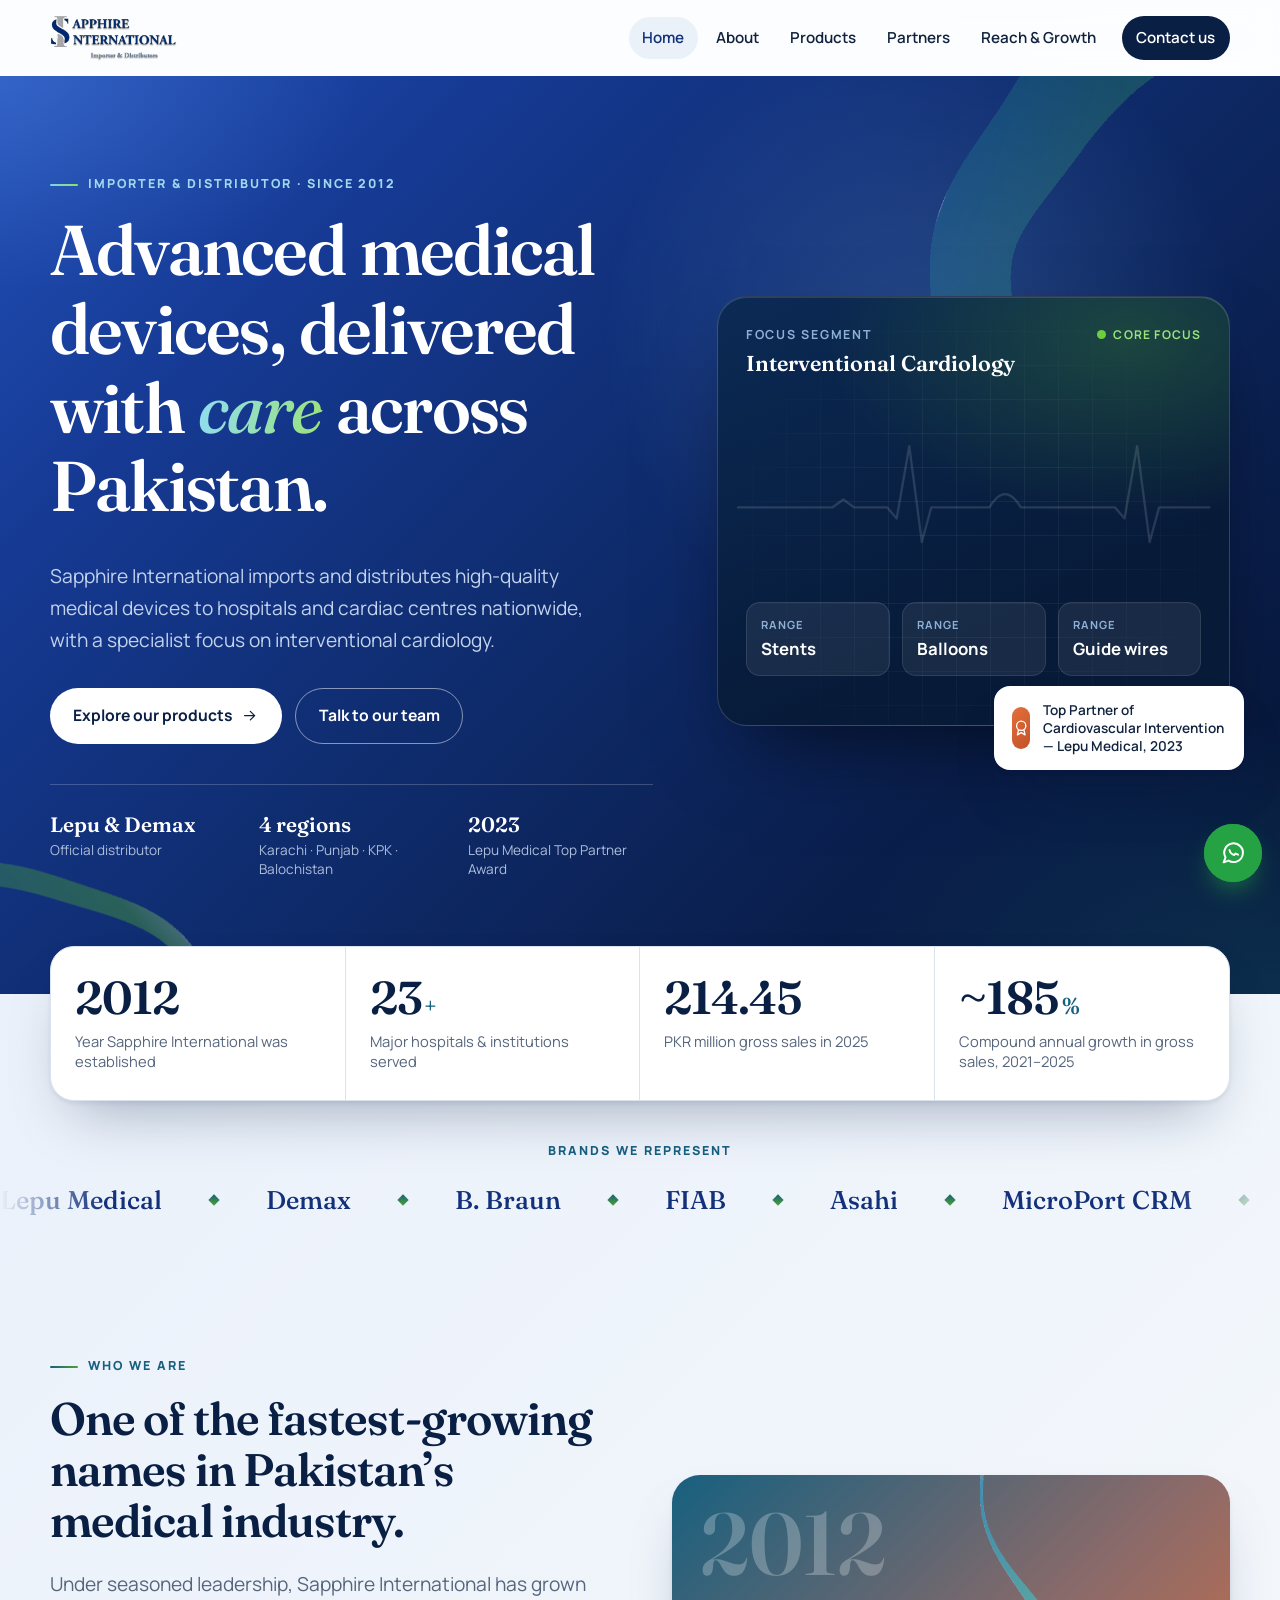
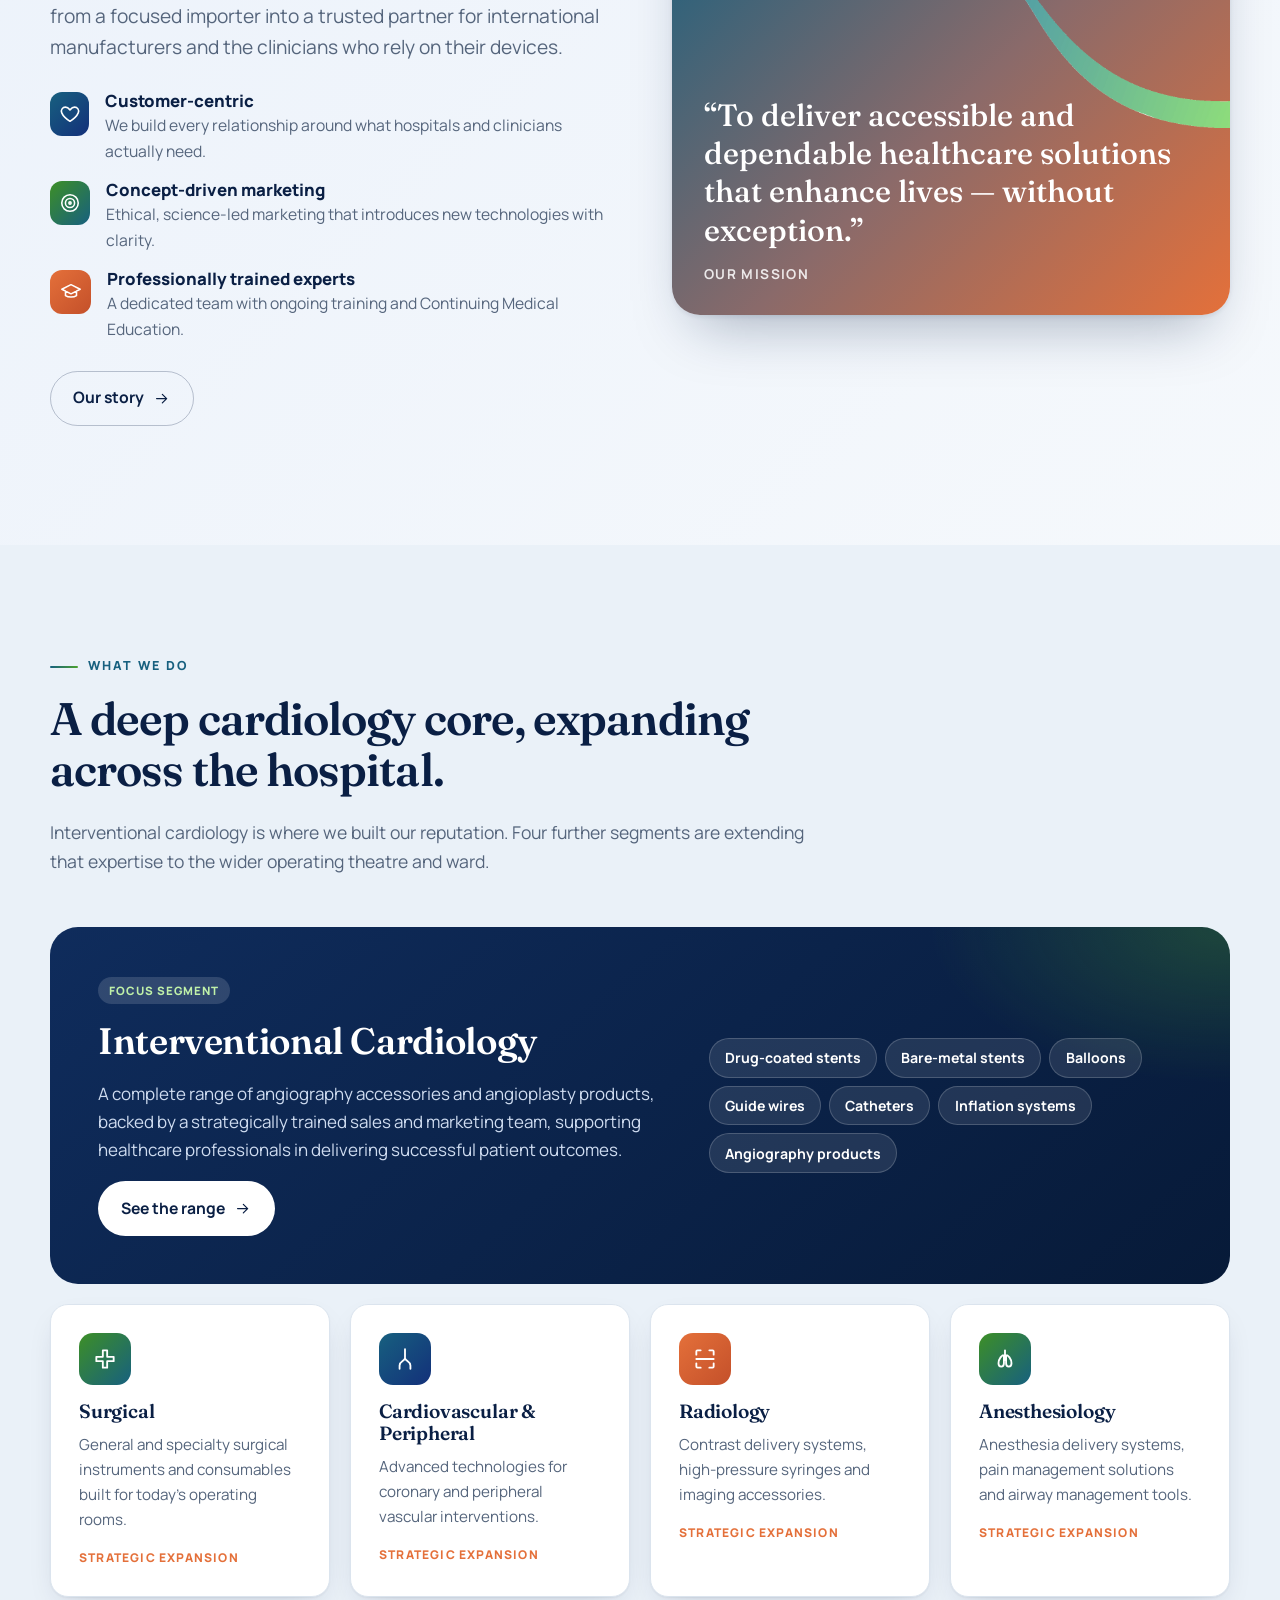
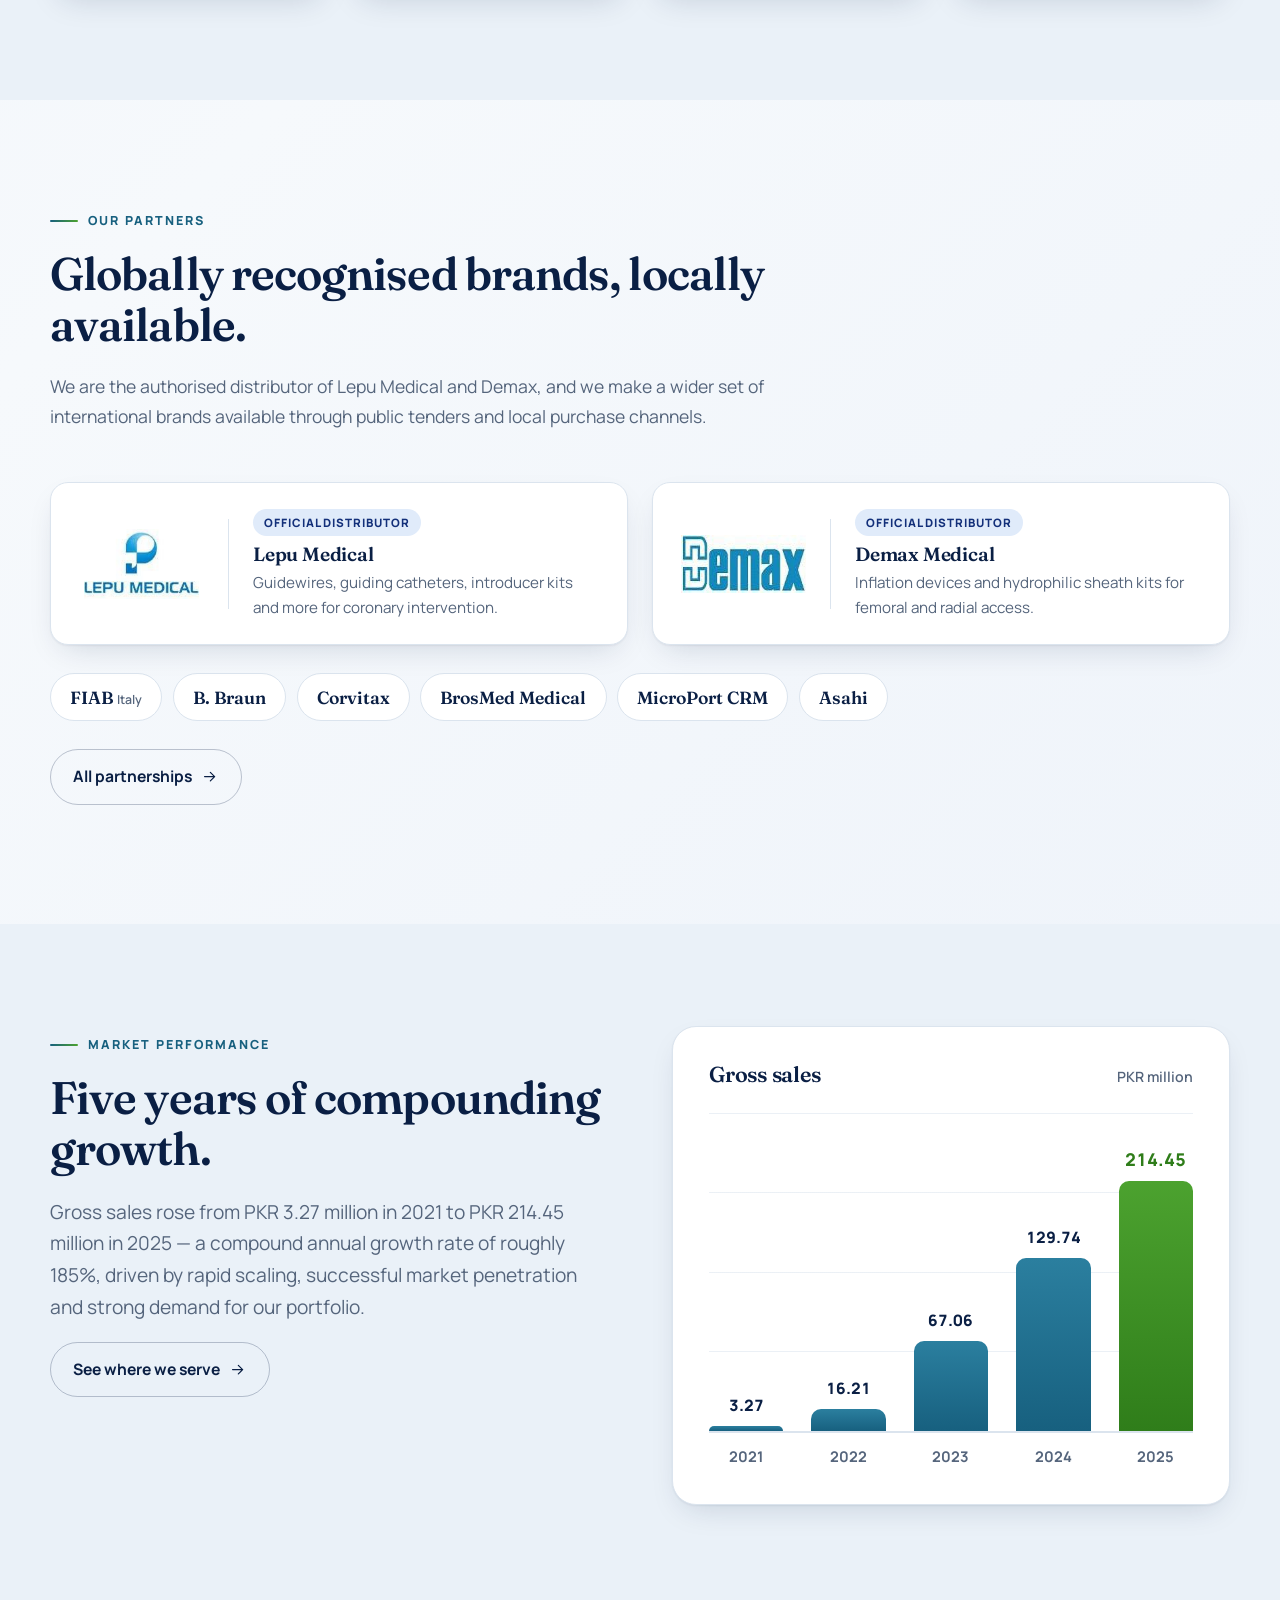
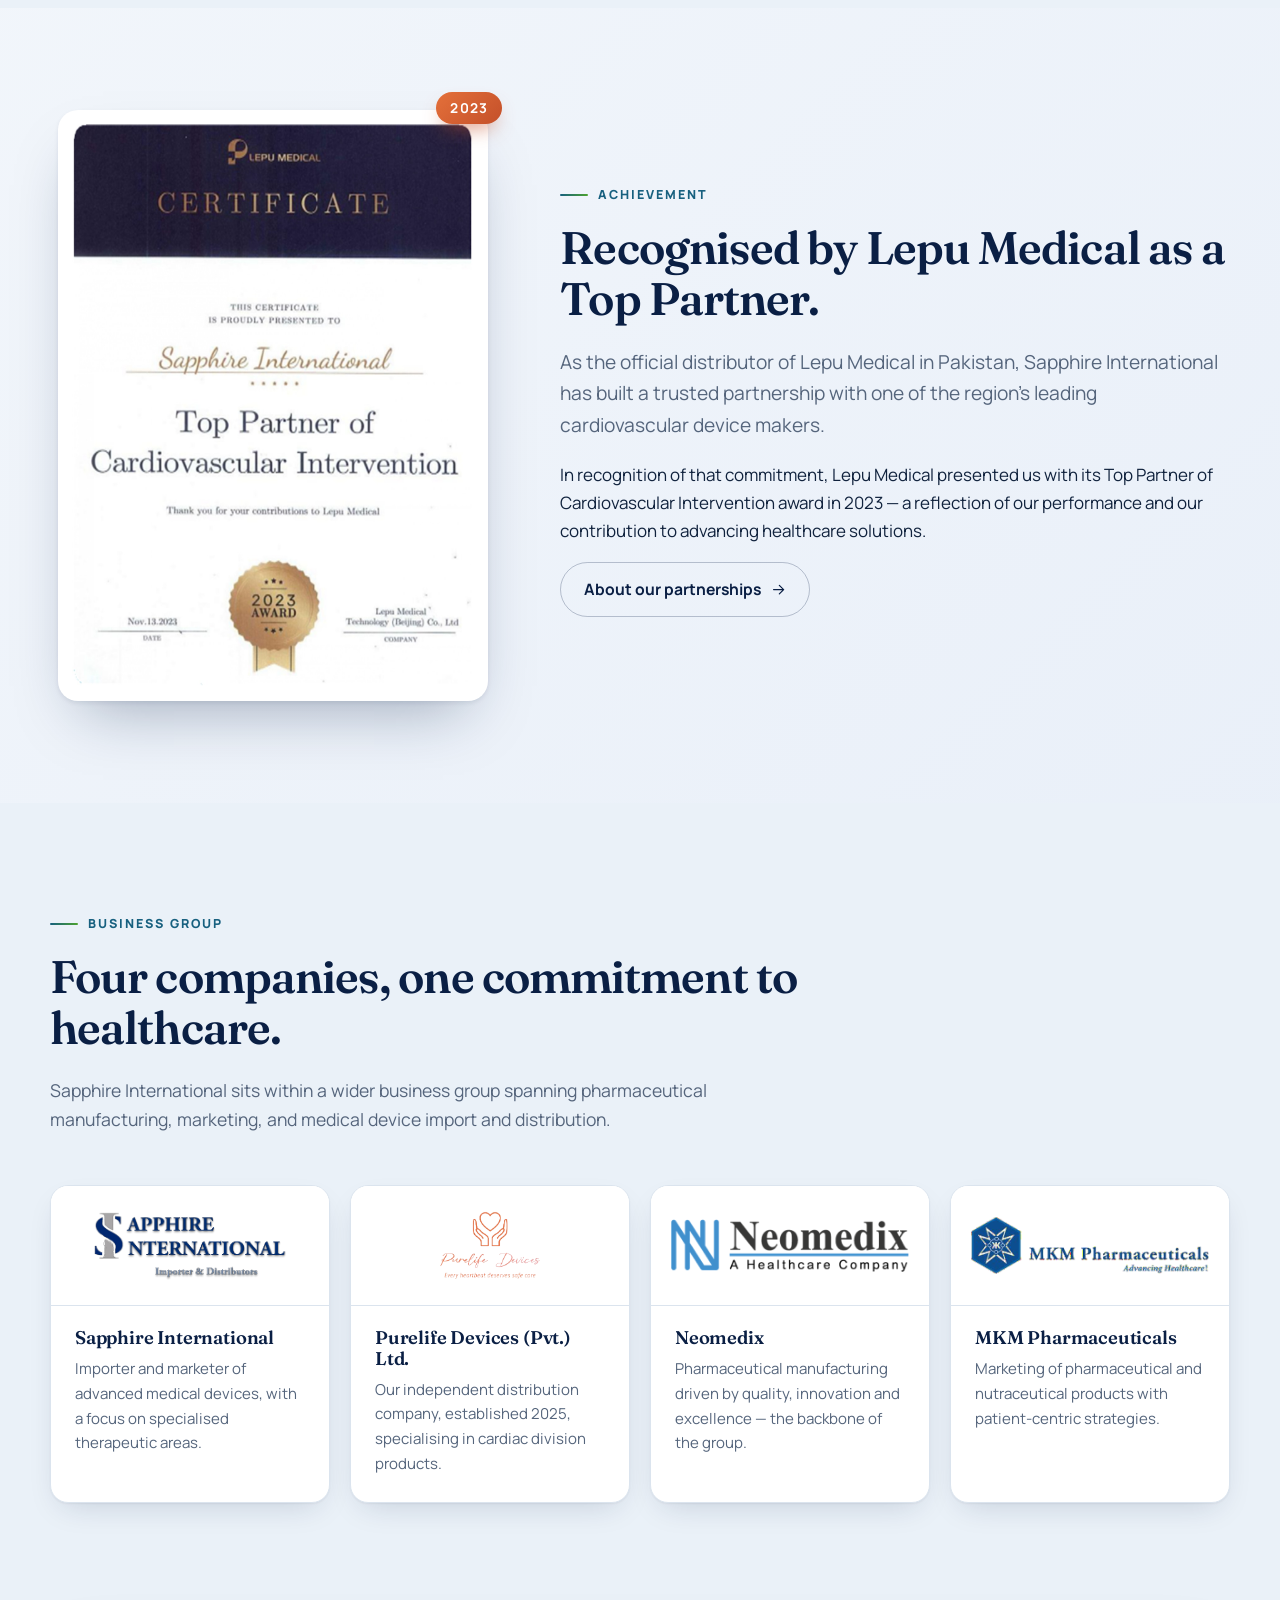
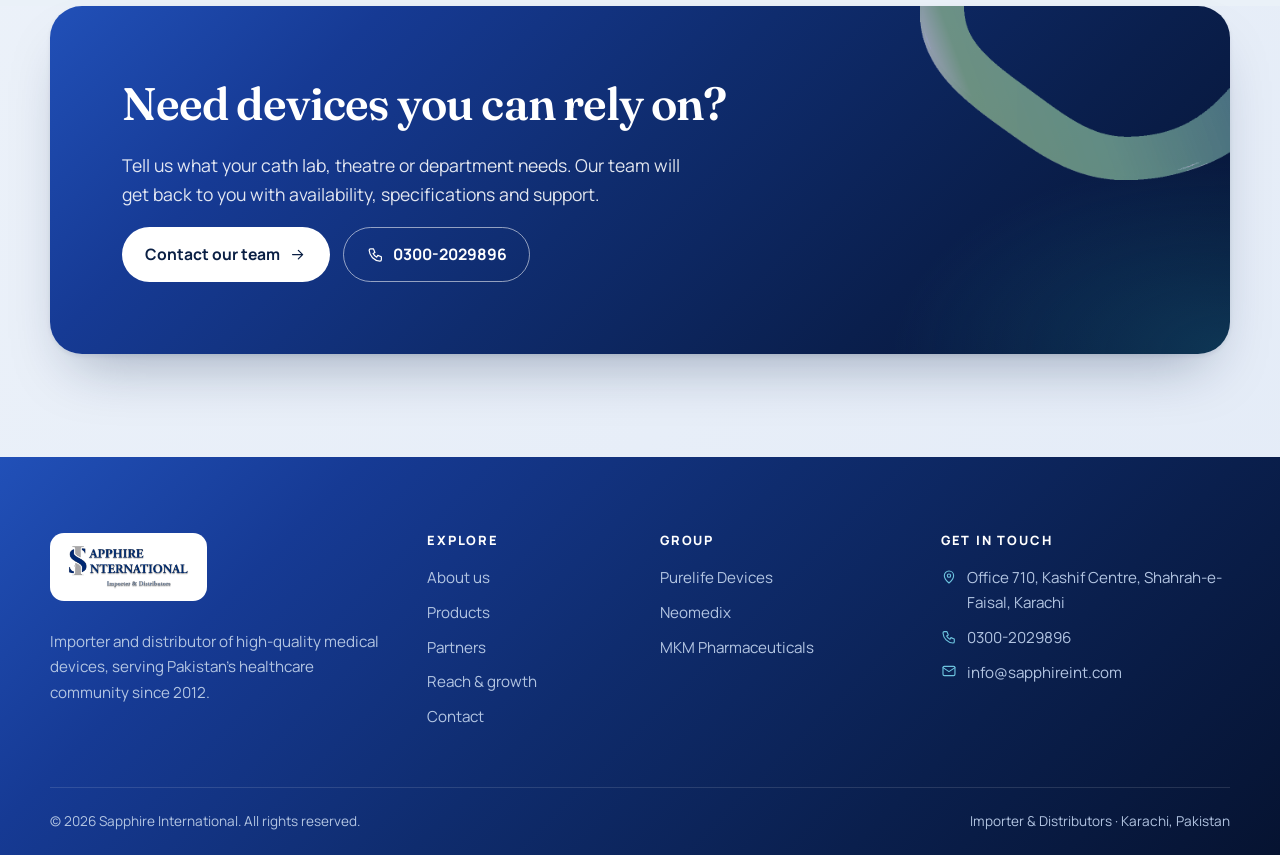
<file: index.html>
<!doctype html>
<html lang="en">
<head>
<meta charset="utf-8">
<meta name="viewport" content="width=device-width, initial-scale=1">
<title>Sapphire International — Medical Device Importer & Distributor, Pakistan</title>
<meta name="description" content="Sapphire International imports and distributes high-quality medical devices across Pakistan, with a specialist focus on interventional cardiology. Official distributor of Lepu Medical and Demax.">
<meta property="og:title" content="Sapphire International — Importer & Distributor of Medical Devices">
<meta property="og:description" content="Advanced cardiac and surgical medical devices for hospitals across Pakistan, since 2012.">
<meta property="og:type" content="website">
<meta name="theme-color" content="#0a1f44">
<link rel="icon" href="assets/img/favicon.svg" type="image/svg+xml">
<link rel="preconnect" href="https://fonts.googleapis.com">
<link rel="preconnect" href="https://fonts.gstatic.com" crossorigin>
<link href="https://fonts.googleapis.com/css2?family=Fraunces:ital,opsz,wght@0,9..144,500;0,9..144,600;1,9..144,500&family=Manrope:wght@500;600;700;800&display=swap" rel="stylesheet">
<link rel="stylesheet" href="assets/css/styles.css">
<script>document.documentElement.classList.add('js');</script>
</head>
<body>
<a class="skip" href="#main">Skip to content</a>

<header class="site-header">
  <div class="container nav">
    <a class="brand" href="index.html" aria-label="Sapphire International — home"><img src="assets/img/logo-sapphire.png" alt="Sapphire International — Importer & Distributors" width="423" height="153"></a>
    <button class="nav-toggle" type="button" aria-expanded="false" aria-controls="nav-links" aria-label="Toggle menu"><svg class="ic i-menu"><use href="#i-menu"/></svg><svg class="ic i-close"><use href="#i-close"/></svg></button>
    <nav class="nav-links" id="nav-links" aria-label="Primary">
      <a href="index.html" aria-current="page">Home</a>
      <a href="about.html">About</a>
      <a href="products.html">Products</a>
      <a href="partners.html">Partners</a>
      <a href="reach.html">Reach &amp; Growth</a>
      <a href="contact.html" class="btn">Contact us</a>
    </nav>
  </div>
</header>

<main id="main">

<!-- HERO -->
<section class="hero">
  <img class="ring ring--a" src="assets/img/ring-a.png" alt="" aria-hidden="true">
  <img class="ring ring--b" src="assets/img/ring-thin-b.png" alt="" aria-hidden="true">
  <div class="container hero-grid">
    <div>
      <span class="eyebrow">Importer &amp; Distributor · Since 2012</span>
      <h1>Advanced medical devices, delivered with <em>care</em> across Pakistan.</h1>
      <p class="lead">Sapphire International imports and distributes high-quality medical devices to hospitals and cardiac centres nationwide, with a specialist focus on interventional cardiology.</p>
      <div class="cta-row">
        <a class="btn" href="products.html">Explore our products <svg class="ic"><use href="#i-arrow-right"/></svg></a>
        <a class="btn btn--ghost" href="contact.html">Talk to our team</a>
      </div>
      <div class="hero-proof">
        <div><strong>Lepu &amp; Demax</strong>Official distributor</div>
        <div><strong>4 regions</strong>Karachi · Punjab · KPK · Balochistan</div>
        <div><strong>2023</strong>Lepu Medical Top Partner Award</div>
      </div>
    </div>

    <div class="hero-visual reveal">
      <div class="pulse-card" role="img" aria-label="Animated heartbeat trace representing our cardiology focus">
        <div class="pulse-top">
          <div><small>Focus segment</small><b>Interventional Cardiology</b></div>
          <span class="live">Core focus</span>
        </div>
        <div class="ecg">
          <svg viewBox="0 0 600 200" aria-hidden="true">
            <path class="ghost" d="M0 110H120l14-10 14 10h42l12 14 16-92 16 122 12-44h74q20-34 40 0h120l12 14 16-92 16 122 12-44H600"/>
            <path class="trace" d="M0 110H120l14-10 14 10h42l12 14 16-92 16 122 12-44h74q20-34 40 0h120l12 14 16-92 16 122 12-44H600"/>
          </svg>
        </div>
        <div class="pulse-meta">
          <div><small>Range</small><b>Stents</b></div>
          <div><small>Range</small><b>Balloons</b></div>
          <div><small>Range</small><b>Guide wires</b></div>
        </div>
      </div>
      <div class="float-badge">
        <span class="icon-badge icon-badge--orange"><svg class="ic"><use href="#i-award"/></svg></span>
        <span>Top Partner of Cardiovascular Intervention — Lepu Medical, 2023</span>
      </div>
    </div>
  </div>
</section>

<!-- STATS -->
<section class="stats" aria-label="Company at a glance">
  <div class="container">
    <div class="stats-grid">
      <div class="stat"><div class="num">2012</div><p>Year Sapphire International was established</p></div>
      <div class="stat"><div class="num"><span data-count="23">23</span><small>+</small></div><p>Major hospitals &amp; institutions served</p></div>
      <div class="stat"><div class="num"><span data-count="214.45" data-decimals="2">214.45</span></div><p>PKR million gross sales in 2025</p></div>
      <div class="stat"><div class="num">~<span data-count="185">185</span><small>%</small></div><p>Compound annual growth in gross sales, 2021–2025</p></div>
    </div>
  </div>
</section>

<!-- BRAND MARQUEE -->
<div class="marquee" aria-label="Brands we represent">
  <p class="marquee-label">Brands we represent</p>
  <div class="marquee-track" aria-hidden="true">
    <span>Lepu Medical</span><span>Demax</span><span>B. Braun</span><span>FIAB</span><span>Asahi</span><span>MicroPort CRM</span><span>Corvitax</span><span>BrosMed</span><span>PendraCare</span><span>Dogsan</span>
    <span>Lepu Medical</span><span>Demax</span><span>B. Braun</span><span>FIAB</span><span>Asahi</span><span>MicroPort CRM</span><span>Corvitax</span><span>BrosMed</span><span>PendraCare</span><span>Dogsan</span>
  </div>
</div>

<!-- ABOUT -->
<section class="section">
  <div class="container split">
    <div class="reveal">
      <span class="eyebrow">Who we are</span>
      <h2>One of the fastest-growing names in Pakistan’s medical industry.</h2>
      <p class="lead">Under seasoned leadership, Sapphire International has grown from a focused importer into a trusted partner for international manufacturers and the clinicians who rely on their devices.</p>
      <div class="pillars">
        <div class="pillar"><span class="icon-badge"><svg class="ic"><use href="#i-heart"/></svg></span><div><h3>Customer-centric</h3><p>We build every relationship around what hospitals and clinicians actually need.</p></div></div>
        <div class="pillar"><span class="icon-badge icon-badge--green"><svg class="ic"><use href="#i-target"/></svg></span><div><h3>Concept-driven marketing</h3><p>Ethical, science-led marketing that introduces new technologies with clarity.</p></div></div>
        <div class="pillar"><span class="icon-badge icon-badge--orange"><svg class="ic"><use href="#i-cap"/></svg></span><div><h3>Professionally trained experts</h3><p>A dedicated team with ongoing training and Continuing Medical Education.</p></div></div>
      </div>
      <p style="margin-top:1.75rem"><a class="btn btn--ghost" href="about.html">Our story <svg class="ic"><use href="#i-arrow-right"/></svg></a></p>
    </div>
    <div class="story-visual reveal" style="--d:.12s">
      <img class="ring" src="assets/img/ring-thin-a.png" alt="" aria-hidden="true">
      <span class="year-stamp">2012</span>
      <blockquote>“To deliver accessible and dependable healthcare solutions that enhance lives — without exception.”
        <cite>Our mission</cite>
      </blockquote>
    </div>
  </div>
</section>

<!-- DIVISIONS -->
<section class="section section--tint">
  <div class="container">
    <div class="section-head reveal">
      <span class="eyebrow">What we do</span>
      <h2>A deep cardiology core, expanding across the hospital.</h2>
      <p>Interventional cardiology is where we built our reputation. Four further segments are extending that expertise to the wider operating theatre and ward.</p>
    </div>
    <div class="division-grid">
      <article class="feature reveal">
        <div>
          <span class="tag">Focus segment</span>
          <h3>Interventional Cardiology</h3>
          <p>A complete range of angiography accessories and angioplasty products, backed by a strategically trained sales and marketing team, supporting healthcare professionals in delivering successful patient outcomes.</p>
          <a class="btn btn--light" href="products.html">See the range <svg class="ic"><use href="#i-arrow-right"/></svg></a>
        </div>
        <div class="chip-list" aria-label="Product types">
          <span class="chip">Drug-coated stents</span><span class="chip">Bare-metal stents</span><span class="chip">Balloons</span><span class="chip">Guide wires</span><span class="chip">Catheters</span><span class="chip">Inflation systems</span><span class="chip">Angiography products</span>
        </div>
      </article>
      <article class="card mini reveal" style="--d:.05s"><span class="icon-badge icon-badge--green"><svg class="ic"><use href="#i-plus"/></svg></span><h3>Surgical</h3><p>General and specialty surgical instruments and consumables built for today’s operating rooms.</p><div class="where">Strategic expansion</div></article>
      <article class="card mini reveal" style="--d:.1s"><span class="icon-badge"><svg class="ic"><use href="#i-vessel"/></svg></span><h3>Cardiovascular &amp; Peripheral</h3><p>Advanced technologies for coronary and peripheral vascular interventions.</p><div class="where">Strategic expansion</div></article>
      <article class="card mini reveal" style="--d:.15s"><span class="icon-badge icon-badge--orange"><svg class="ic"><use href="#i-scan"/></svg></span><h3>Radiology</h3><p>Contrast delivery systems, high-pressure syringes and imaging accessories.</p><div class="where">Strategic expansion</div></article>
      <article class="card mini reveal" style="--d:.2s"><span class="icon-badge icon-badge--green"><svg class="ic"><use href="#i-lungs"/></svg></span><h3>Anesthesiology</h3><p>Anesthesia delivery systems, pain management solutions and airway management tools.</p><div class="where">Strategic expansion</div></article>
    </div>
  </div>
</section>

<!-- PARTNERS -->
<section class="section">
  <div class="container">
    <div class="section-head reveal">
      <span class="eyebrow">Our partners</span>
      <h2>Globally recognised brands, locally available.</h2>
      <p>We are the authorised distributor of Lepu Medical and Demax, and we make a wider set of international brands available through public tenders and local purchase channels.</p>
    </div>
    <div class="partner-row">
      <div class="partner-card reveal">
        <div class="logo-box"><img src="assets/img/logo-lepu.png" alt="Lepu Medical" width="173" height="106"></div>
        <div><span class="tag tag--blue">Official distributor</span><h3 style="margin-top:.5rem">Lepu Medical</h3><p>Guidewires, guiding catheters, introducer kits and more for coronary intervention.</p></div>
      </div>
      <div class="partner-card reveal" style="--d:.1s">
        <div class="logo-box"><img src="assets/img/logo-demax.png" alt="Demax Medical" width="185" height="58"></div>
        <div><span class="tag tag--blue">Official distributor</span><h3 style="margin-top:.5rem">Demax Medical</h3><p>Inflation devices and hydrophilic sheath kits for femoral and radial access.</p></div>
      </div>
    </div>
    <div class="brand-cloud reveal" aria-label="Sub-distribution brands">
      <span class="brand-pill">FIAB <small style="font-family:var(--font-body);font-size:.7em;color:var(--muted)">Italy</small></span>
      <span class="brand-pill">B. Braun</span>
      <span class="brand-pill">Corvitax</span>
      <span class="brand-pill">BrosMed Medical</span>
      <span class="brand-pill">MicroPort CRM</span>
      <span class="brand-pill">Asahi</span>
    </div>
    <p style="margin-top:1.75rem"><a class="btn btn--ghost" href="partners.html">All partnerships <svg class="ic"><use href="#i-arrow-right"/></svg></a></p>
  </div>
</section>

<!-- GROWTH -->
<section class="section section--tint">
  <div class="container split split--top">
    <div class="reveal">
      <span class="eyebrow">Market performance</span>
      <h2>Five years of compounding growth.</h2>
      <p class="lead">Gross sales rose from PKR 3.27 million in 2021 to PKR 214.45 million in 2025 — a compound annual growth rate of roughly 185%, driven by rapid scaling, successful market penetration and strong demand for our portfolio.</p>
      <p><a class="btn btn--ghost" href="reach.html">See where we serve <svg class="ic"><use href="#i-arrow-right"/></svg></a></p>
    </div>
    <div class="chart-card reveal" style="--d:.1s">
      <div class="chart-head"><h3>Gross sales</h3><small>PKR million</small></div>
      <div class="bars" role="img" aria-label="Gross sales in PKR million: 2021, 3.27. 2022, 16.21. 2023, 67.06. 2024, 129.74. 2025, 214.45.">
        <div class="bar-col"><span class="bar-val">3.27</span><div class="bar" style="--h:1.6%"></div></div>
        <div class="bar-col"><span class="bar-val">16.21</span><div class="bar" style="--h:7.6%;--d:.1s"></div></div>
        <div class="bar-col"><span class="bar-val">67.06</span><div class="bar" style="--h:31.3%;--d:.2s"></div></div>
        <div class="bar-col"><span class="bar-val">129.74</span><div class="bar" style="--h:60.5%;--d:.3s"></div></div>
        <div class="bar-col peak"><span class="bar-val">214.45</span><div class="bar" style="--h:100%;--d:.4s"></div></div>
      </div>
      <div class="bar-years" aria-hidden="true"><span>2021</span><span>2022</span><span>2023</span><span>2024</span><span>2025</span></div>
    </div>
  </div>
</section>

<!-- AWARD -->
<section class="section">
  <div class="container award">
    <figure class="cert reveal">
      <img src="assets/img/lepu-top-partner-2023.jpg" alt="Lepu Medical certificate presented to Sapphire International: Top Partner of Cardiovascular Intervention, 13 November 2023" width="1284" height="1797" loading="lazy">
    </figure>
    <div class="reveal" style="--d:.1s">
      <span class="eyebrow">Achievement</span>
      <h2>Recognised by Lepu Medical as a Top Partner.</h2>
      <p class="lead">As the official distributor of Lepu Medical in Pakistan, Sapphire International has built a trusted partnership with one of the region’s leading cardiovascular device makers.</p>
      <p>In recognition of that commitment, Lepu Medical presented us with its Top Partner of Cardiovascular Intervention award in 2023 — a reflection of our performance and our contribution to advancing healthcare solutions.</p>
      <p><a class="btn btn--ghost" href="partners.html">About our partnerships <svg class="ic"><use href="#i-arrow-right"/></svg></a></p>
    </div>
  </div>
</section>

<!-- GROUP -->
<section class="section section--tint">
  <div class="container">
    <div class="section-head reveal">
      <span class="eyebrow">Business group</span>
      <h2>Four companies, one commitment to healthcare.</h2>
      <p>Sapphire International sits within a wider business group spanning pharmaceutical manufacturing, marketing, and medical device import and distribution.</p>
    </div>
    <div class="group-grid">
      <article class="group-card reveal"><div class="group-logo"><img src="assets/img/logo-sapphire.png" alt="Sapphire International"></div><div class="group-body"><h3>Sapphire International</h3><p>Importer and marketer of advanced medical devices, with a focus on specialised therapeutic areas.</p></div></article>
      <article class="group-card reveal" style="--d:.07s"><div class="group-logo"><img src="assets/img/logo-purelife.png" alt="Purelife Devices"></div><div class="group-body"><h3>Purelife Devices (Pvt.) Ltd.</h3><p>Our independent distribution company, established 2025, specialising in cardiac division products.</p></div></article>
      <article class="group-card reveal" style="--d:.14s"><div class="group-logo"><img src="assets/img/logo-neomedix.png" alt="Neomedix — A Healthcare Company"></div><div class="group-body"><h3>Neomedix</h3><p>Pharmaceutical manufacturing driven by quality, innovation and excellence — the backbone of the group.</p></div></article>
      <article class="group-card reveal" style="--d:.21s"><div class="group-logo"><img src="assets/img/logo-mkm.png" alt="MKM Pharmaceuticals — Advancing Healthcare"></div><div class="group-body"><h3>MKM Pharmaceuticals</h3><p>Marketing of pharmaceutical and nutraceutical products with patient-centric strategies.</p></div></article>
    </div>
  </div>
</section>

<!-- CTA -->
<section class="section" style="padding-top:0">
  <div class="container">
    <div class="cta-band reveal">
      <img class="ring" src="assets/img/ring-b.png" alt="" aria-hidden="true">
      <h2>Need devices you can rely on?</h2>
      <p>Tell us what your cath lab, theatre or department needs. Our team will get back to you with availability, specifications and support.</p>
      <div class="cta-row">
        <a class="btn btn--light" href="contact.html">Contact our team <svg class="ic"><use href="#i-arrow-right"/></svg></a>
        <a class="btn btn--outline-light" href="tel:+923002029896"><svg class="ic"><use href="#i-phone"/></svg> 0300-2029896</a>
      </div>
    </div>
  </div>
</section>

</main>

<footer class="site-footer">
  <div class="container footer-grid">
    <div class="footer-brand">
      <a class="logo-plate" href="index.html" aria-label="Sapphire International — home"><img src="assets/img/logo-sapphire.png" alt="Sapphire International"></a>
      <p>Importer and distributor of high-quality medical devices, serving Pakistan’s healthcare community since 2012.</p>
    </div>
    <div>
      <h4>Explore</h4>
      <ul>
        <li><a href="about.html">About us</a></li>
        <li><a href="products.html">Products</a></li>
        <li><a href="partners.html">Partners</a></li>
        <li><a href="reach.html">Reach &amp; growth</a></li>
        <li><a href="contact.html">Contact</a></li>
      </ul>
    </div>
    <div>
      <h4>Group</h4>
      <ul>
        <li><a href="about.html#group">Purelife Devices</a></li>
        <li><a href="about.html#group">Neomedix</a></li>
        <li><a href="about.html#group">MKM Pharmaceuticals</a></li>
      </ul>
    </div>
    <div>
      <h4>Get in touch</h4>
      <ul class="contact-list">
        <li><svg class="ic"><use href="#i-pin"/></svg><span>Office 710, Kashif Centre, Shahrah-e-Faisal, Karachi</span></li>
        <li><svg class="ic"><use href="#i-phone"/></svg><a href="tel:+923002029896">0300-2029896</a></li>
        <li><svg class="ic"><use href="#i-mail"/></svg><a href="mailto:info@sapphireint.com">info@sapphireint.com</a></li>
      </ul>
    </div>
  </div>
  <div class="container footer-bottom">
    <span>© <span data-year>2026</span> Sapphire International. All rights reserved.</span>
    <span>Importer &amp; Distributors · Karachi, Pakistan</span>
  </div>
</footer>

<a class="wa" href="https://wa.me/923002029896" target="_blank" rel="noopener" aria-label="Chat with us on WhatsApp"><svg class="ic"><use href="#i-chat"/></svg></a>

<script src="assets/js/main.js"></script>
<script src="assets/js/effects.js"></script>
</body>
</html>
</file>
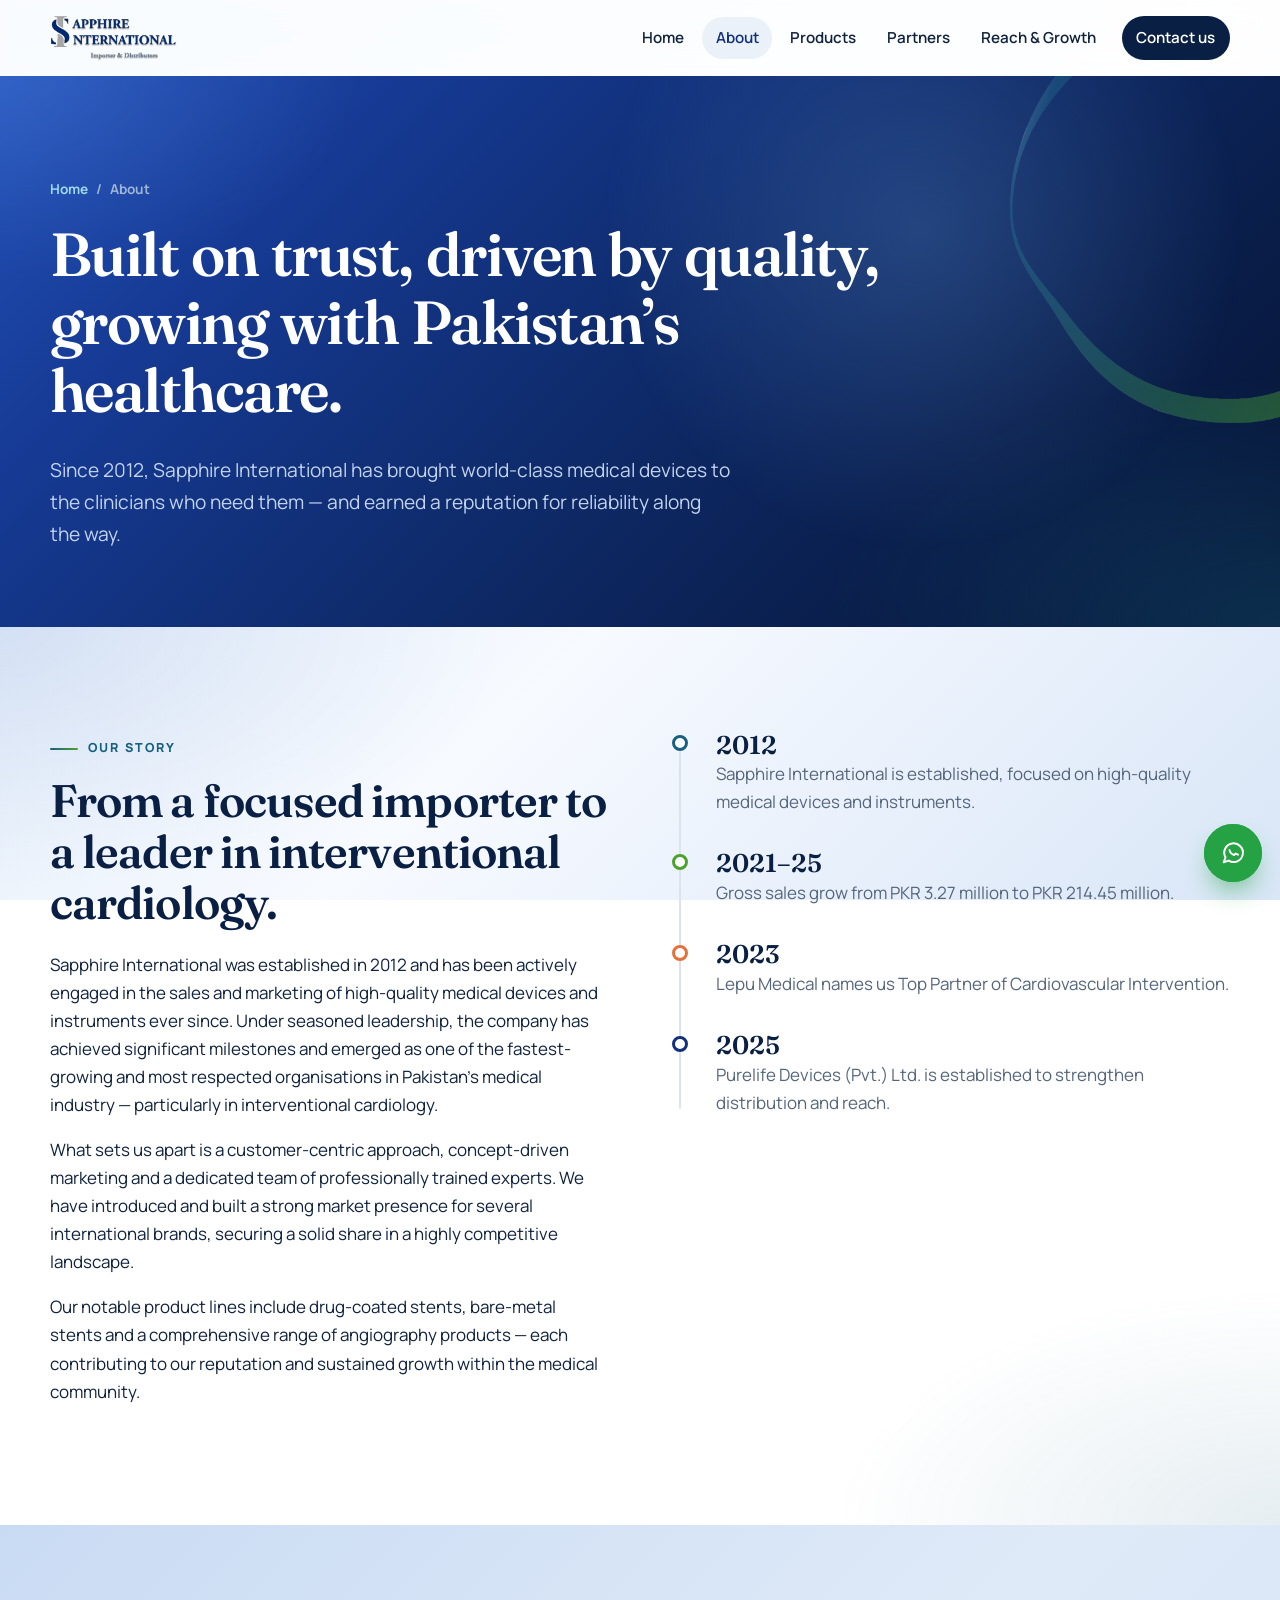
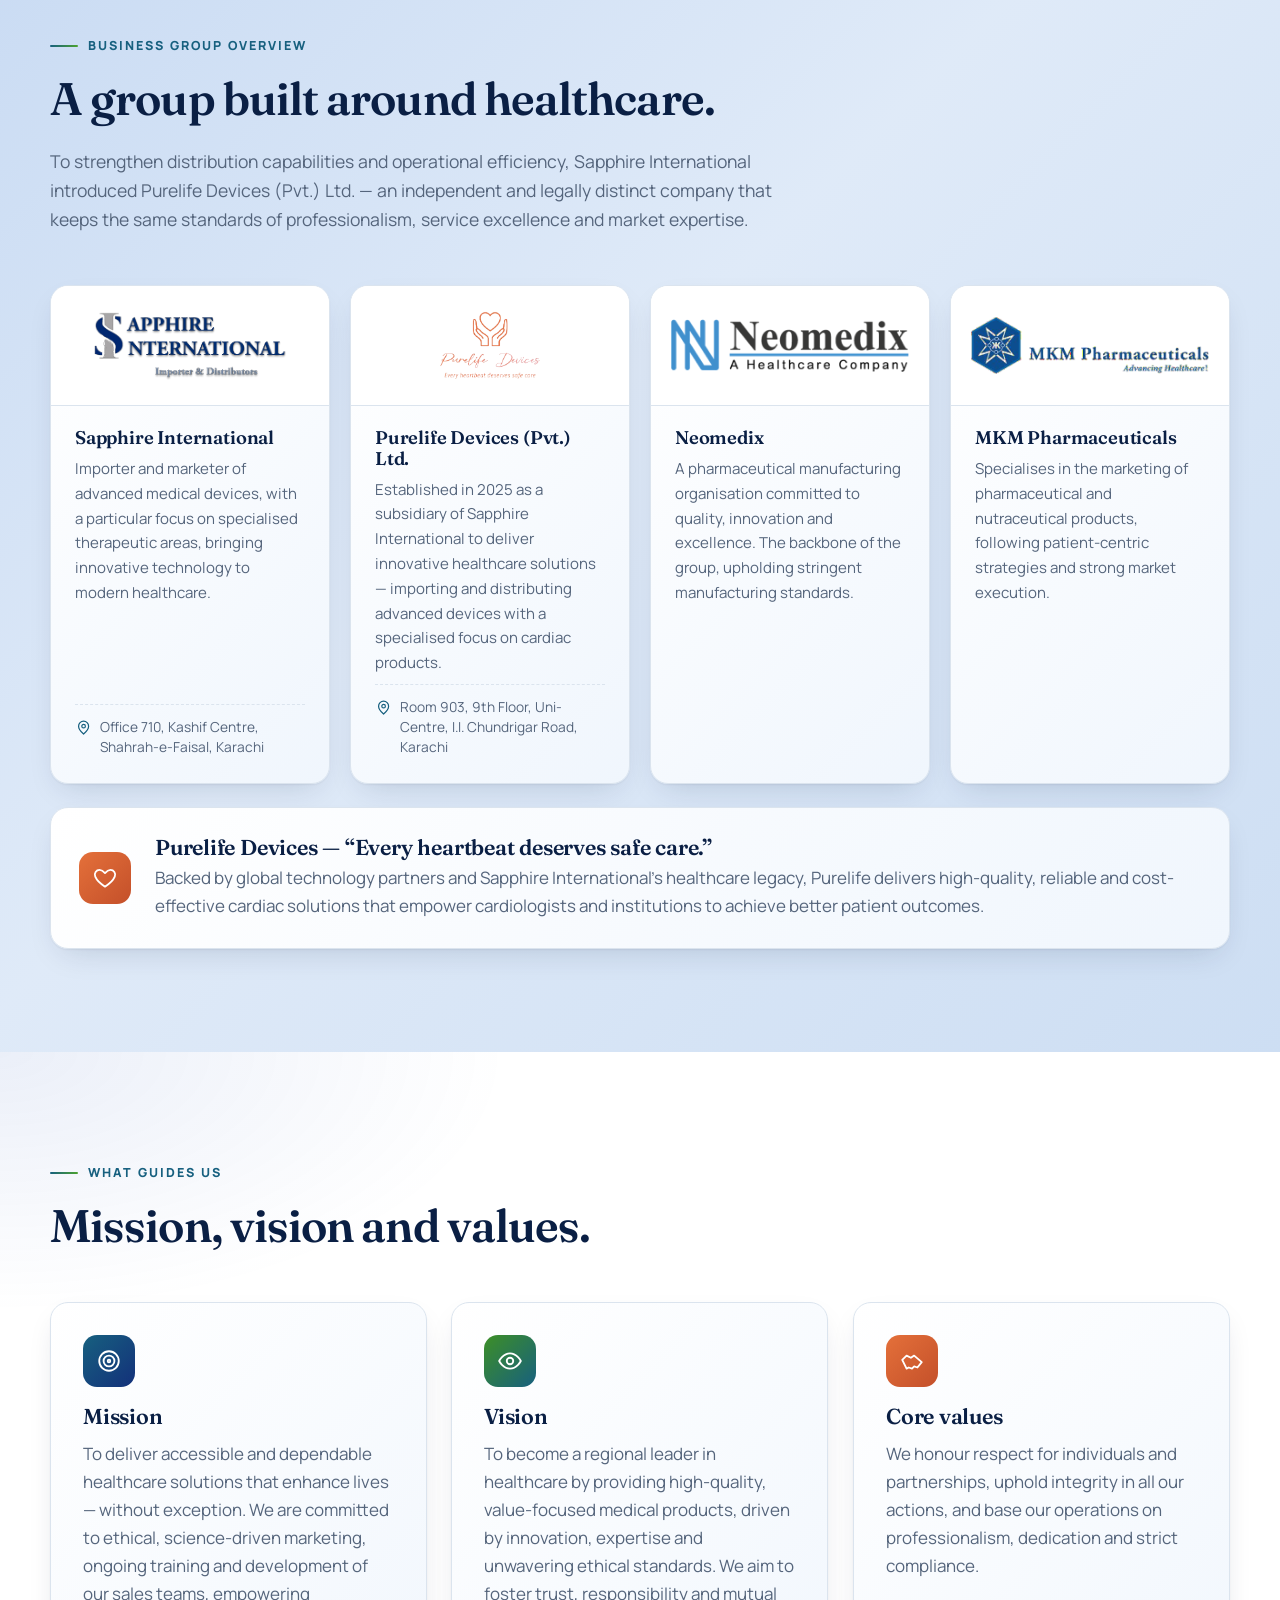
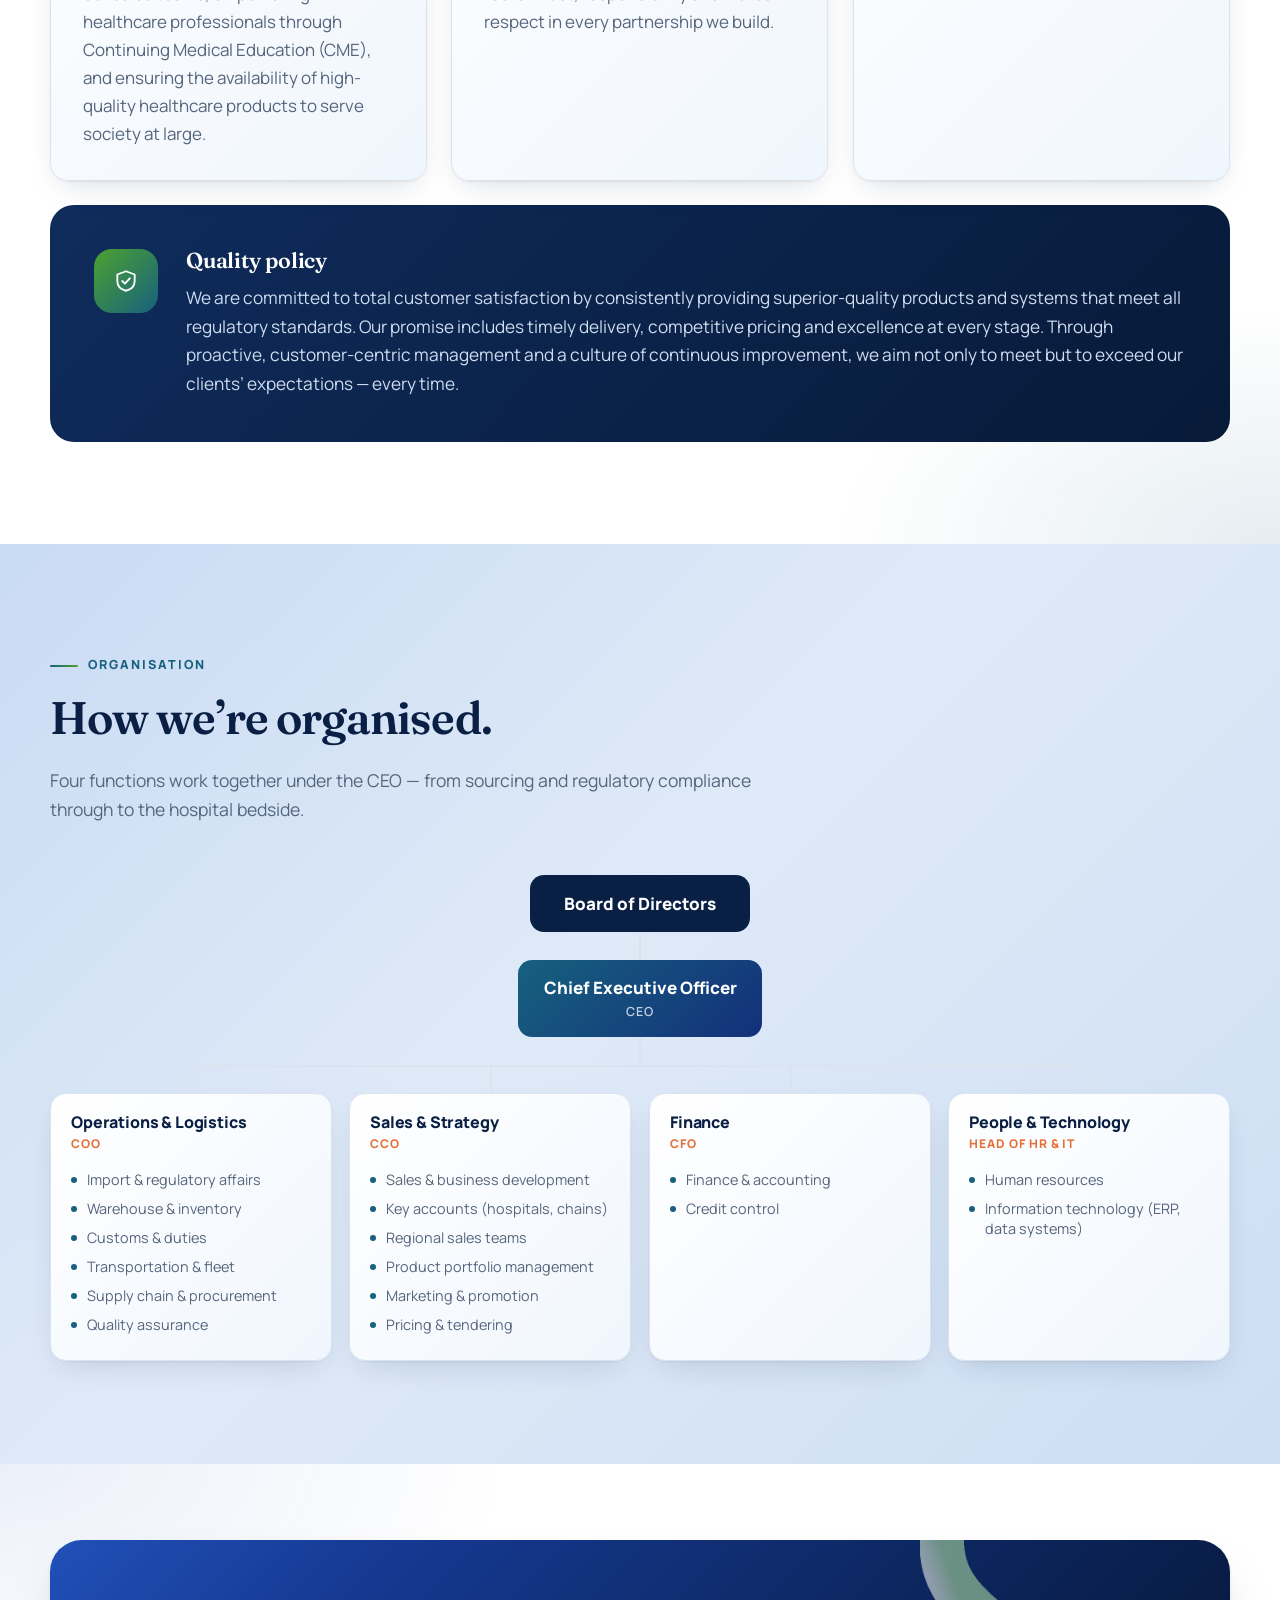
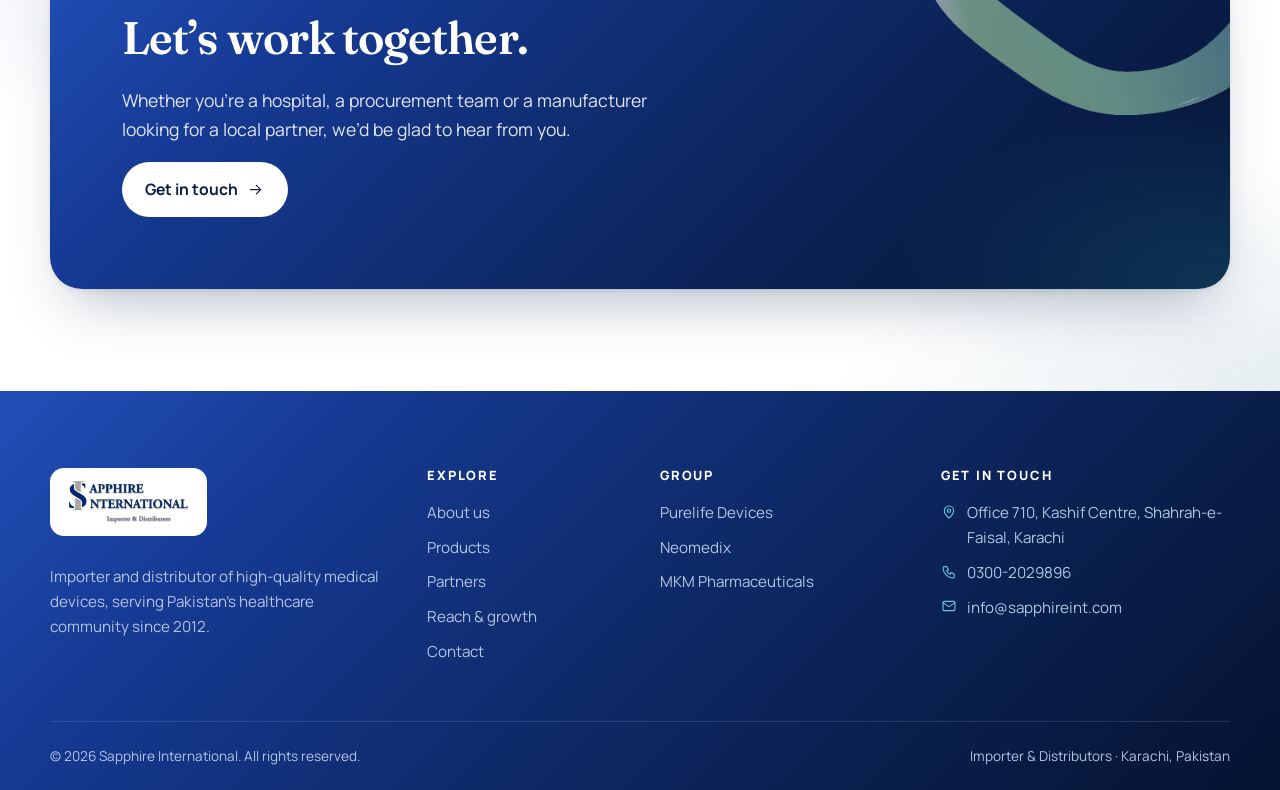
<file: about.html>
<!doctype html>
<html lang="en">
<head>
<meta charset="utf-8">
<meta name="viewport" content="width=device-width, initial-scale=1">
<title>About Us — Sapphire International</title>
<meta name="description" content="The story of Sapphire International: established in 2012, a leader in interventional cardiology devices in Pakistan, part of a business group spanning devices and pharmaceuticals.">
<meta name="theme-color" content="#0a1f44">
<link rel="icon" href="assets/img/favicon.svg" type="image/svg+xml">
<link rel="preconnect" href="https://fonts.googleapis.com">
<link rel="preconnect" href="https://fonts.gstatic.com" crossorigin>
<link href="https://fonts.googleapis.com/css2?family=Fraunces:ital,opsz,wght@0,9..144,500;0,9..144,600;1,9..144,500&family=Manrope:wght@500;600;700;800&display=swap" rel="stylesheet">
<link rel="stylesheet" href="assets/css/styles.css">
<script>document.documentElement.classList.add('js');</script>
</head>
<body class="inner">
<a class="skip" href="#main">Skip to content</a>

<header class="site-header">
  <div class="container nav">
    <a class="brand" href="index.html" aria-label="Sapphire International — home"><img src="assets/img/logo-sapphire.png" alt="Sapphire International — Importer & Distributors" width="423" height="153"></a>
    <button class="nav-toggle" type="button" aria-expanded="false" aria-controls="nav-links" aria-label="Toggle menu"><svg class="ic i-menu"><use href="#i-menu"/></svg><svg class="ic i-close"><use href="#i-close"/></svg></button>
    <nav class="nav-links" id="nav-links" aria-label="Primary">
      <a href="index.html">Home</a>
      <a href="about.html" aria-current="page">About</a>
      <a href="products.html">Products</a>
      <a href="partners.html">Partners</a>
      <a href="reach.html">Reach &amp; Growth</a>
      <a href="contact.html" class="btn">Contact us</a>
    </nav>
  </div>
</header>

<main id="main">

<section class="page-hero">
  <img class="ring" src="assets/img/ring-thin-a.png" alt="" aria-hidden="true">
  <div class="container">
    <div class="crumbs"><a href="index.html">Home</a><span>/</span><span>About</span></div>
    <h1>Built on trust, driven by quality, growing with Pakistan’s healthcare.</h1>
    <p class="lead">Since 2012, Sapphire International has brought world-class medical devices to the clinicians who need them — and earned a reputation for reliability along the way.</p>
  </div>
</section>

<!-- STORY -->
<section class="section">
  <div class="container split split--top">
    <div class="reveal">
      <span class="eyebrow">Our story</span>
      <h2>From a focused importer to a leader in interventional cardiology.</h2>
      <p>Sapphire International was established in 2012 and has been actively engaged in the sales and marketing of high-quality medical devices and instruments ever since. Under seasoned leadership, the company has achieved significant milestones and emerged as one of the fastest-growing and most respected organisations in Pakistan’s medical industry — particularly in interventional cardiology.</p>
      <p>What sets us apart is a customer-centric approach, concept-driven marketing and a dedicated team of professionally trained experts. We have introduced and built a strong market presence for several international brands, securing a solid share in a highly competitive landscape.</p>
      <p>Our notable product lines include drug-coated stents, bare-metal stents and a comprehensive range of angiography products — each contributing to our reputation and sustained growth within the medical community.</p>
    </div>
    <ol class="timeline reveal" style="--d:.1s">
      <li><b>2012</b><span>Sapphire International is established, focused on high-quality medical devices and instruments.</span></li>
      <li><b>2021–25</b><span>Gross sales grow from PKR 3.27 million to PKR 214.45 million.</span></li>
      <li><b>2023</b><span>Lepu Medical names us Top Partner of Cardiovascular Intervention.</span></li>
      <li><b>2025</b><span>Purelife Devices (Pvt.) Ltd. is established to strengthen distribution and reach.</span></li>
    </ol>
  </div>
</section>

<!-- GROUP -->
<section class="section section--tint" id="group">
  <div class="container">
    <div class="section-head reveal">
      <span class="eyebrow">Business group overview</span>
      <h2>A group built around healthcare.</h2>
      <p>To strengthen distribution capabilities and operational efficiency, Sapphire International introduced Purelife Devices (Pvt.) Ltd. — an independent and legally distinct company that keeps the same standards of professionalism, service excellence and market expertise.</p>
    </div>
    <div class="group-grid">
      <article class="group-card reveal">
        <div class="group-logo"><img src="assets/img/logo-sapphire.png" alt="Sapphire International"></div>
        <div class="group-body"><h3>Sapphire International</h3><p>Importer and marketer of advanced medical devices, with a particular focus on specialised therapeutic areas, bringing innovative technology to modern healthcare.</p>
        <address><svg class="ic"><use href="#i-pin"/></svg>Office 710, Kashif Centre, Shahrah-e-Faisal, Karachi</address></div>
      </article>
      <article class="group-card reveal" style="--d:.07s">
        <div class="group-logo"><img src="assets/img/logo-purelife.png" alt="Purelife Devices"></div>
        <div class="group-body"><h3>Purelife Devices (Pvt.) Ltd.</h3><p>Established in 2025 as a subsidiary of Sapphire International to deliver innovative healthcare solutions — importing and distributing advanced devices with a specialised focus on cardiac products.</p>
        <address><svg class="ic"><use href="#i-pin"/></svg>Room 903, 9th Floor, Uni-Centre, I.I. Chundrigar Road, Karachi</address></div>
      </article>
      <article class="group-card reveal" style="--d:.14s">
        <div class="group-logo"><img src="assets/img/logo-neomedix.png" alt="Neomedix — A Healthcare Company"></div>
        <div class="group-body"><h3>Neomedix</h3><p>A pharmaceutical manufacturing organisation committed to quality, innovation and excellence. The backbone of the group, upholding stringent manufacturing standards.</p></div>
      </article>
      <article class="group-card reveal" style="--d:.21s">
        <div class="group-logo"><img src="assets/img/logo-mkm.png" alt="MKM Pharmaceuticals — Advancing Healthcare"></div>
        <div class="group-body"><h3>MKM Pharmaceuticals</h3><p>Specialises in the marketing of pharmaceutical and nutraceutical products, following patient-centric strategies and strong market execution.</p></div>
      </article>
    </div>

    <div class="card reveal" style="margin-top:1.5rem;display:flex;gap:1.5rem;align-items:center;flex-wrap:wrap">
      <span class="icon-badge icon-badge--orange" style="margin:0"><svg class="ic"><use href="#i-heart"/></svg></span>
      <div style="flex:1;min-width:240px">
        <h3 style="margin-bottom:.25rem">Purelife Devices — “Every heartbeat deserves safe care.”</h3>
        <p style="margin:0;color:var(--muted)">Backed by global technology partners and Sapphire International’s healthcare legacy, Purelife delivers high-quality, reliable and cost-effective cardiac solutions that empower cardiologists and institutions to achieve better patient outcomes.</p>
      </div>
    </div>
  </div>
</section>

<!-- MISSION / VISION / VALUES -->
<section class="section">
  <div class="container">
    <div class="section-head reveal">
      <span class="eyebrow">What guides us</span>
      <h2>Mission, vision and values.</h2>
    </div>
    <div class="mvv">
      <article class="card reveal">
        <span class="icon-badge"><svg class="ic"><use href="#i-target"/></svg></span>
        <h3>Mission</h3>
        <p>To deliver accessible and dependable healthcare solutions that enhance lives — without exception. We are committed to ethical, science-driven marketing, ongoing training and development of our sales teams, empowering healthcare professionals through Continuing Medical Education (CME), and ensuring the availability of high-quality healthcare products to serve society at large.</p>
      </article>
      <article class="card reveal" style="--d:.08s">
        <span class="icon-badge icon-badge--green"><svg class="ic"><use href="#i-eye"/></svg></span>
        <h3>Vision</h3>
        <p>To become a regional leader in healthcare by providing high-quality, value-focused medical products, driven by innovation, expertise and unwavering ethical standards. We aim to foster trust, responsibility and mutual respect in every partnership we build.</p>
      </article>
      <article class="card reveal" style="--d:.16s">
        <span class="icon-badge icon-badge--orange"><svg class="ic"><use href="#i-handshake"/></svg></span>
        <h3>Core values</h3>
        <p>We honour respect for individuals and partnerships, uphold integrity in all our actions, and base our operations on professionalism, dedication and strict compliance.</p>
      </article>
    </div>

    <div class="quality reveal">
      <span class="icon-badge"><svg class="ic"><use href="#i-shield"/></svg></span>
      <div>
        <h3>Quality policy</h3>
        <p>We are committed to total customer satisfaction by consistently providing superior-quality products and systems that meet all regulatory standards. Our promise includes timely delivery, competitive pricing and excellence at every stage. Through proactive, customer-centric management and a culture of continuous improvement, we aim not only to meet but to exceed our clients’ expectations — every time.</p>
      </div>
    </div>
  </div>
</section>

<!-- ORGANISATION -->
<section class="section section--tint">
  <div class="container">
    <div class="section-head reveal">
      <span class="eyebrow">Organisation</span>
      <h2>How we’re organised.</h2>
      <p>Four functions work together under the CEO — from sourcing and regulatory compliance through to the hospital bedside.</p>
    </div>
    <div class="org reveal">
      <div class="org-node">Board of Directors</div>
      <div class="org-line"></div>
      <div class="org-node org-node--ceo">Chief Executive Officer<small>CEO</small></div>
      <div class="org-line"></div>
      <div class="org-funcs">
        <div class="func">
          <h4>Operations &amp; Logistics</h4><span class="role">COO</span>
          <ul><li>Import &amp; regulatory affairs</li><li>Warehouse &amp; inventory</li><li>Customs &amp; duties</li><li>Transportation &amp; fleet</li><li>Supply chain &amp; procurement</li><li>Quality assurance</li></ul>
        </div>
        <div class="func">
          <h4>Sales &amp; Strategy</h4><span class="role">CCO</span>
          <ul><li>Sales &amp; business development</li><li>Key accounts (hospitals, chains)</li><li>Regional sales teams</li><li>Product portfolio management</li><li>Marketing &amp; promotion</li><li>Pricing &amp; tendering</li></ul>
        </div>
        <div class="func">
          <h4>Finance</h4><span class="role">CFO</span>
          <ul><li>Finance &amp; accounting</li><li>Credit control</li></ul>
        </div>
        <div class="func">
          <h4>People &amp; Technology</h4><span class="role">Head of HR &amp; IT</span>
          <ul><li>Human resources</li><li>Information technology (ERP, data systems)</li></ul>
        </div>
      </div>
    </div>
  </div>
</section>

<section class="section" style="padding-top:clamp(3rem,6vw,5rem)">
  <div class="container">
    <div class="cta-band reveal">
      <img class="ring" src="assets/img/ring-b.png" alt="" aria-hidden="true">
      <h2>Let’s work together.</h2>
      <p>Whether you’re a hospital, a procurement team or a manufacturer looking for a local partner, we’d be glad to hear from you.</p>
      <div class="cta-row"><a class="btn btn--light" href="contact.html">Get in touch <svg class="ic"><use href="#i-arrow-right"/></svg></a></div>
    </div>
  </div>
</section>

</main>

<footer class="site-footer">
  <div class="container footer-grid">
    <div class="footer-brand">
      <a class="logo-plate" href="index.html" aria-label="Sapphire International — home"><img src="assets/img/logo-sapphire.png" alt="Sapphire International"></a>
      <p>Importer and distributor of high-quality medical devices, serving Pakistan’s healthcare community since 2012.</p>
    </div>
    <div>
      <h4>Explore</h4>
      <ul>
        <li><a href="about.html">About us</a></li>
        <li><a href="products.html">Products</a></li>
        <li><a href="partners.html">Partners</a></li>
        <li><a href="reach.html">Reach &amp; growth</a></li>
        <li><a href="contact.html">Contact</a></li>
      </ul>
    </div>
    <div>
      <h4>Group</h4>
      <ul>
        <li><a href="about.html#group">Purelife Devices</a></li>
        <li><a href="about.html#group">Neomedix</a></li>
        <li><a href="about.html#group">MKM Pharmaceuticals</a></li>
      </ul>
    </div>
    <div>
      <h4>Get in touch</h4>
      <ul class="contact-list">
        <li><svg class="ic"><use href="#i-pin"/></svg><span>Office 710, Kashif Centre, Shahrah-e-Faisal, Karachi</span></li>
        <li><svg class="ic"><use href="#i-phone"/></svg><a href="tel:+923002029896">0300-2029896</a></li>
        <li><svg class="ic"><use href="#i-mail"/></svg><a href="mailto:info@sapphireint.com">info@sapphireint.com</a></li>
      </ul>
    </div>
  </div>
  <div class="container footer-bottom">
    <span>© <span data-year>2026</span> Sapphire International. All rights reserved.</span>
    <span>Importer &amp; Distributors · Karachi, Pakistan</span>
  </div>
</footer>

<a class="wa" href="https://wa.me/923002029896" target="_blank" rel="noopener" aria-label="Chat with us on WhatsApp"><svg class="ic"><use href="#i-chat"/></svg></a>

<script src="assets/js/main.js"></script>
<script src="assets/js/effects.js"></script>
</body>
</html>
</file>
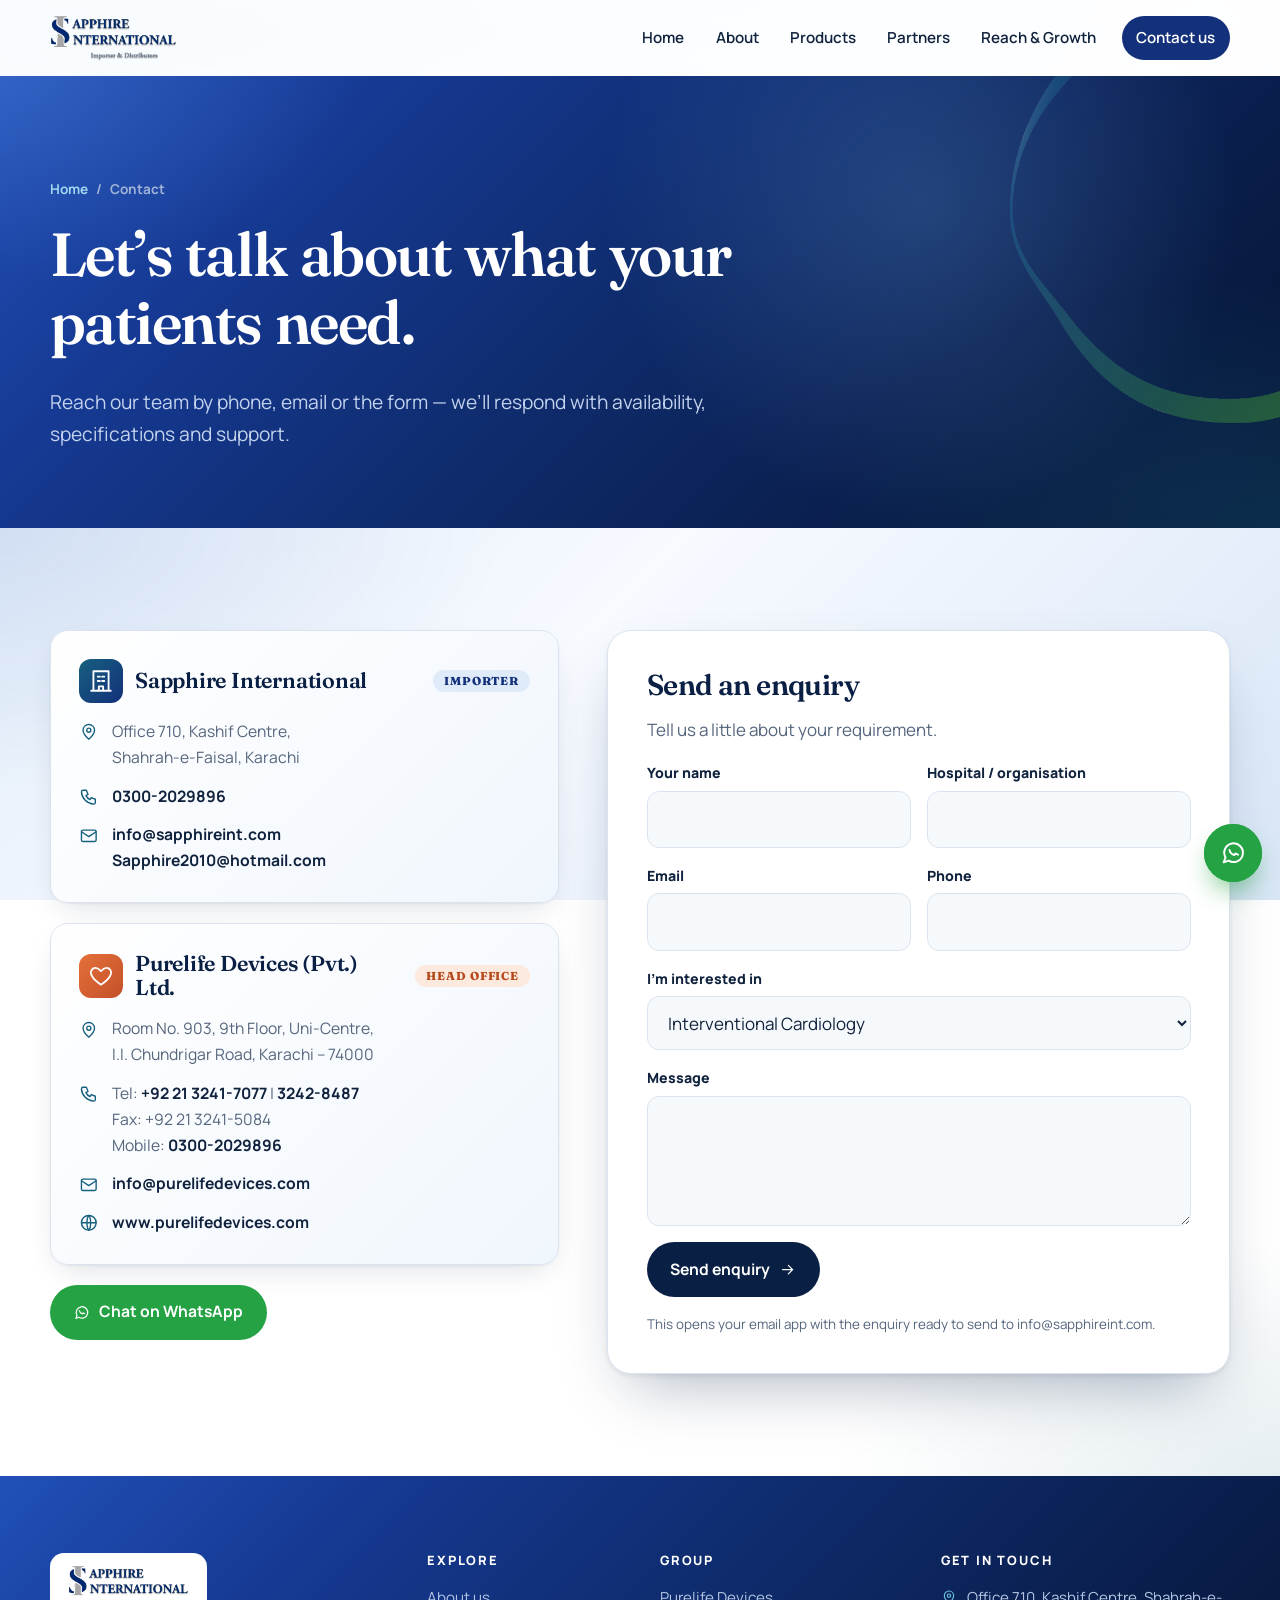
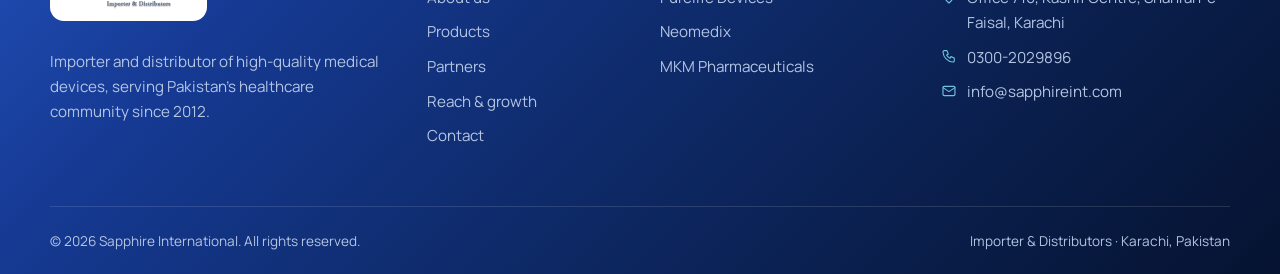
<file: contact.html>
<!doctype html>
<html lang="en">
<head>
<meta charset="utf-8">
<meta name="viewport" content="width=device-width, initial-scale=1">
<title>Contact — Sapphire International</title>
<meta name="description" content="Contact Sapphire International and Purelife Devices in Karachi: phone, email, addresses and an enquiry form for hospitals, procurement teams and partners.">
<meta name="theme-color" content="#0a1f44">
<link rel="icon" href="assets/img/favicon.svg" type="image/svg+xml">
<link rel="preconnect" href="https://fonts.googleapis.com">
<link rel="preconnect" href="https://fonts.gstatic.com" crossorigin>
<link href="https://fonts.googleapis.com/css2?family=Fraunces:ital,opsz,wght@0,9..144,500;0,9..144,600;1,9..144,500&family=Manrope:wght@500;600;700;800&display=swap" rel="stylesheet">
<link rel="stylesheet" href="assets/css/styles.css">
<script>document.documentElement.classList.add('js');</script>
</head>
<body class="inner">
<a class="skip" href="#main">Skip to content</a>

<header class="site-header">
  <div class="container nav">
    <a class="brand" href="index.html" aria-label="Sapphire International — home"><img src="assets/img/logo-sapphire.png" alt="Sapphire International — Importer & Distributors" width="423" height="153"></a>
    <button class="nav-toggle" type="button" aria-expanded="false" aria-controls="nav-links" aria-label="Toggle menu"><svg class="ic i-menu"><use href="#i-menu"/></svg><svg class="ic i-close"><use href="#i-close"/></svg></button>
    <nav class="nav-links" id="nav-links" aria-label="Primary">
      <a href="index.html">Home</a>
      <a href="about.html">About</a>
      <a href="products.html">Products</a>
      <a href="partners.html">Partners</a>
      <a href="reach.html">Reach &amp; Growth</a>
      <a href="contact.html" class="btn" aria-current="page">Contact us</a>
    </nav>
  </div>
</header>

<main id="main">

<section class="page-hero">
  <img class="ring" src="assets/img/ring-thin-a.png" alt="" aria-hidden="true">
  <div class="container">
    <div class="crumbs"><a href="index.html">Home</a><span>/</span><span>Contact</span></div>
    <h1>Let’s talk about what your patients need.</h1>
    <p class="lead">Reach our team by phone, email or the form — we’ll respond with availability, specifications and support.</p>
  </div>
</section>

<section class="section">
  <div class="container contact-grid">
    <div>
      <article class="office reveal">
        <h3><span class="icon-badge" style="margin:0;width:44px;height:44px;border-radius:12px"><svg class="ic"><use href="#i-building"/></svg></span>Sapphire International <span class="tag tag--blue">Importer</span></h3>
        <ul>
          <li><svg class="ic"><use href="#i-pin"/></svg><span>Office 710, Kashif Centre,<br>Shahrah-e-Faisal, Karachi</span></li>
          <li><svg class="ic"><use href="#i-phone"/></svg><a href="tel:+923002029896">0300-2029896</a></li>
          <li><svg class="ic"><use href="#i-mail"/></svg><span><a href="mailto:info@sapphireint.com">info@sapphireint.com</a><br><a href="mailto:Sapphire2010@hotmail.com">Sapphire2010@hotmail.com</a></span></li>
        </ul>
      </article>

      <article class="office reveal" style="--d:.08s">
        <h3><span class="icon-badge icon-badge--orange" style="margin:0;width:44px;height:44px;border-radius:12px"><svg class="ic"><use href="#i-heart"/></svg></span>Purelife Devices (Pvt.) Ltd. <span class="tag tag--orange">Head office</span></h3>
        <ul>
          <li><svg class="ic"><use href="#i-pin"/></svg><span>Room No. 903, 9th Floor, Uni-Centre,<br>I.I. Chundrigar Road, Karachi – 74000</span></li>
          <li><svg class="ic"><use href="#i-phone"/></svg><span>Tel: <a href="tel:+922132417077">+92 21 3241-7077</a> | <a href="tel:+922132428487">3242-8487</a><br>Fax: +92 21 3241-5084<br>Mobile: <a href="tel:+923002029896">0300-2029896</a></span></li>
          <li><svg class="ic"><use href="#i-mail"/></svg><a href="mailto:info@purelifedevices.com">info@purelifedevices.com</a></li>
          <li><svg class="ic"><use href="#i-globe"/></svg><a href="https://www.purelifedevices.com" target="_blank" rel="noopener">www.purelifedevices.com</a></li>
        </ul>
      </article>

      <a class="btn reveal" style="background:#25a244" href="https://wa.me/923002029896" target="_blank" rel="noopener"><svg class="ic"><use href="#i-chat"/></svg> Chat on WhatsApp</a>
    </div>

    <form class="form reveal" id="enquiry" style="--d:.1s" novalidate>
      <h2>Send an enquiry</h2>
      <p style="color:var(--muted)">Tell us a little about your requirement.</p>
      <div class="field-row">
        <div class="field"><label for="f-name">Your name</label><input id="f-name" name="name" autocomplete="name" required></div>
        <div class="field"><label for="f-org">Hospital / organisation</label><input id="f-org" name="org" autocomplete="organization"></div>
      </div>
      <div class="field-row">
        <div class="field"><label for="f-email">Email</label><input id="f-email" name="email" type="email" autocomplete="email" required></div>
        <div class="field"><label for="f-phone">Phone</label><input id="f-phone" name="phone" type="tel" autocomplete="tel"></div>
      </div>
      <div class="field">
        <label for="f-interest">I’m interested in</label>
        <select id="f-interest" name="interest">
          <option>Interventional Cardiology</option>
          <option>Cardiovascular &amp; Peripheral Devices</option>
          <option>Surgical</option>
          <option>Radiology</option>
          <option>Anesthesiology</option>
          <option>Tender / institutional supply</option>
          <option>Becoming a partner or supplier</option>
          <option>Something else</option>
        </select>
      </div>
      <div class="field"><label for="f-msg">Message</label><textarea id="f-msg" name="message" required></textarea></div>
      <button class="btn" type="submit">Send enquiry <svg class="ic"><use href="#i-arrow-right"/></svg></button>
      <p class="form-status" id="form-status" role="status" aria-live="polite"></p>
      <small>This opens your email app with the enquiry ready to send to info@sapphireint.com.</small>
    </form>
  </div>
</section>

</main>

<footer class="site-footer">
  <div class="container footer-grid">
    <div class="footer-brand">
      <a class="logo-plate" href="index.html" aria-label="Sapphire International — home"><img src="assets/img/logo-sapphire.png" alt="Sapphire International"></a>
      <p>Importer and distributor of high-quality medical devices, serving Pakistan’s healthcare community since 2012.</p>
    </div>
    <div>
      <h4>Explore</h4>
      <ul>
        <li><a href="about.html">About us</a></li>
        <li><a href="products.html">Products</a></li>
        <li><a href="partners.html">Partners</a></li>
        <li><a href="reach.html">Reach &amp; growth</a></li>
        <li><a href="contact.html">Contact</a></li>
      </ul>
    </div>
    <div>
      <h4>Group</h4>
      <ul>
        <li><a href="about.html#group">Purelife Devices</a></li>
        <li><a href="about.html#group">Neomedix</a></li>
        <li><a href="about.html#group">MKM Pharmaceuticals</a></li>
      </ul>
    </div>
    <div>
      <h4>Get in touch</h4>
      <ul class="contact-list">
        <li><svg class="ic"><use href="#i-pin"/></svg><span>Office 710, Kashif Centre, Shahrah-e-Faisal, Karachi</span></li>
        <li><svg class="ic"><use href="#i-phone"/></svg><a href="tel:+923002029896">0300-2029896</a></li>
        <li><svg class="ic"><use href="#i-mail"/></svg><a href="mailto:info@sapphireint.com">info@sapphireint.com</a></li>
      </ul>
    </div>
  </div>
  <div class="container footer-bottom">
    <span>© <span data-year>2026</span> Sapphire International. All rights reserved.</span>
    <span>Importer &amp; Distributors · Karachi, Pakistan</span>
  </div>
</footer>

<a class="wa" href="https://wa.me/923002029896" target="_blank" rel="noopener" aria-label="Chat with us on WhatsApp"><svg class="ic"><use href="#i-chat"/></svg></a>

<script src="assets/js/main.js"></script>
<script src="assets/js/effects.js"></script>
</body>
</html>
</file>
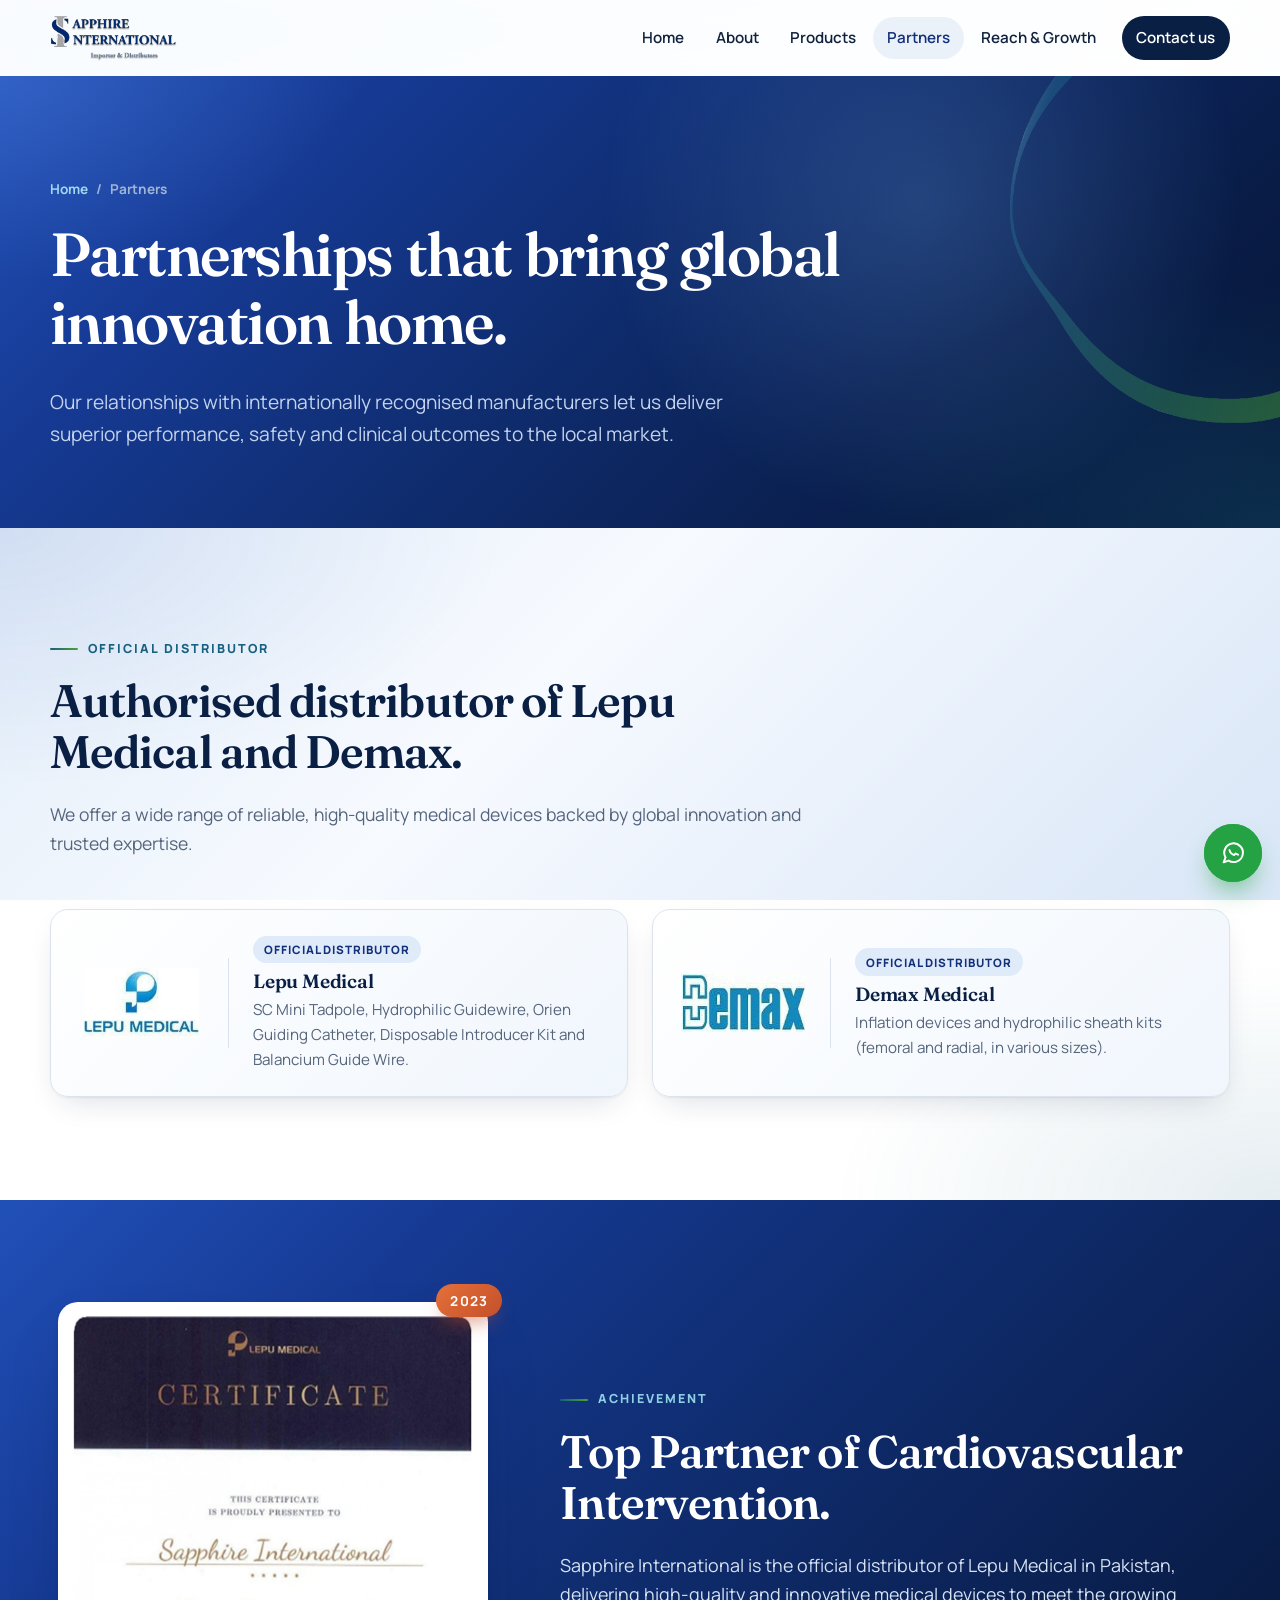
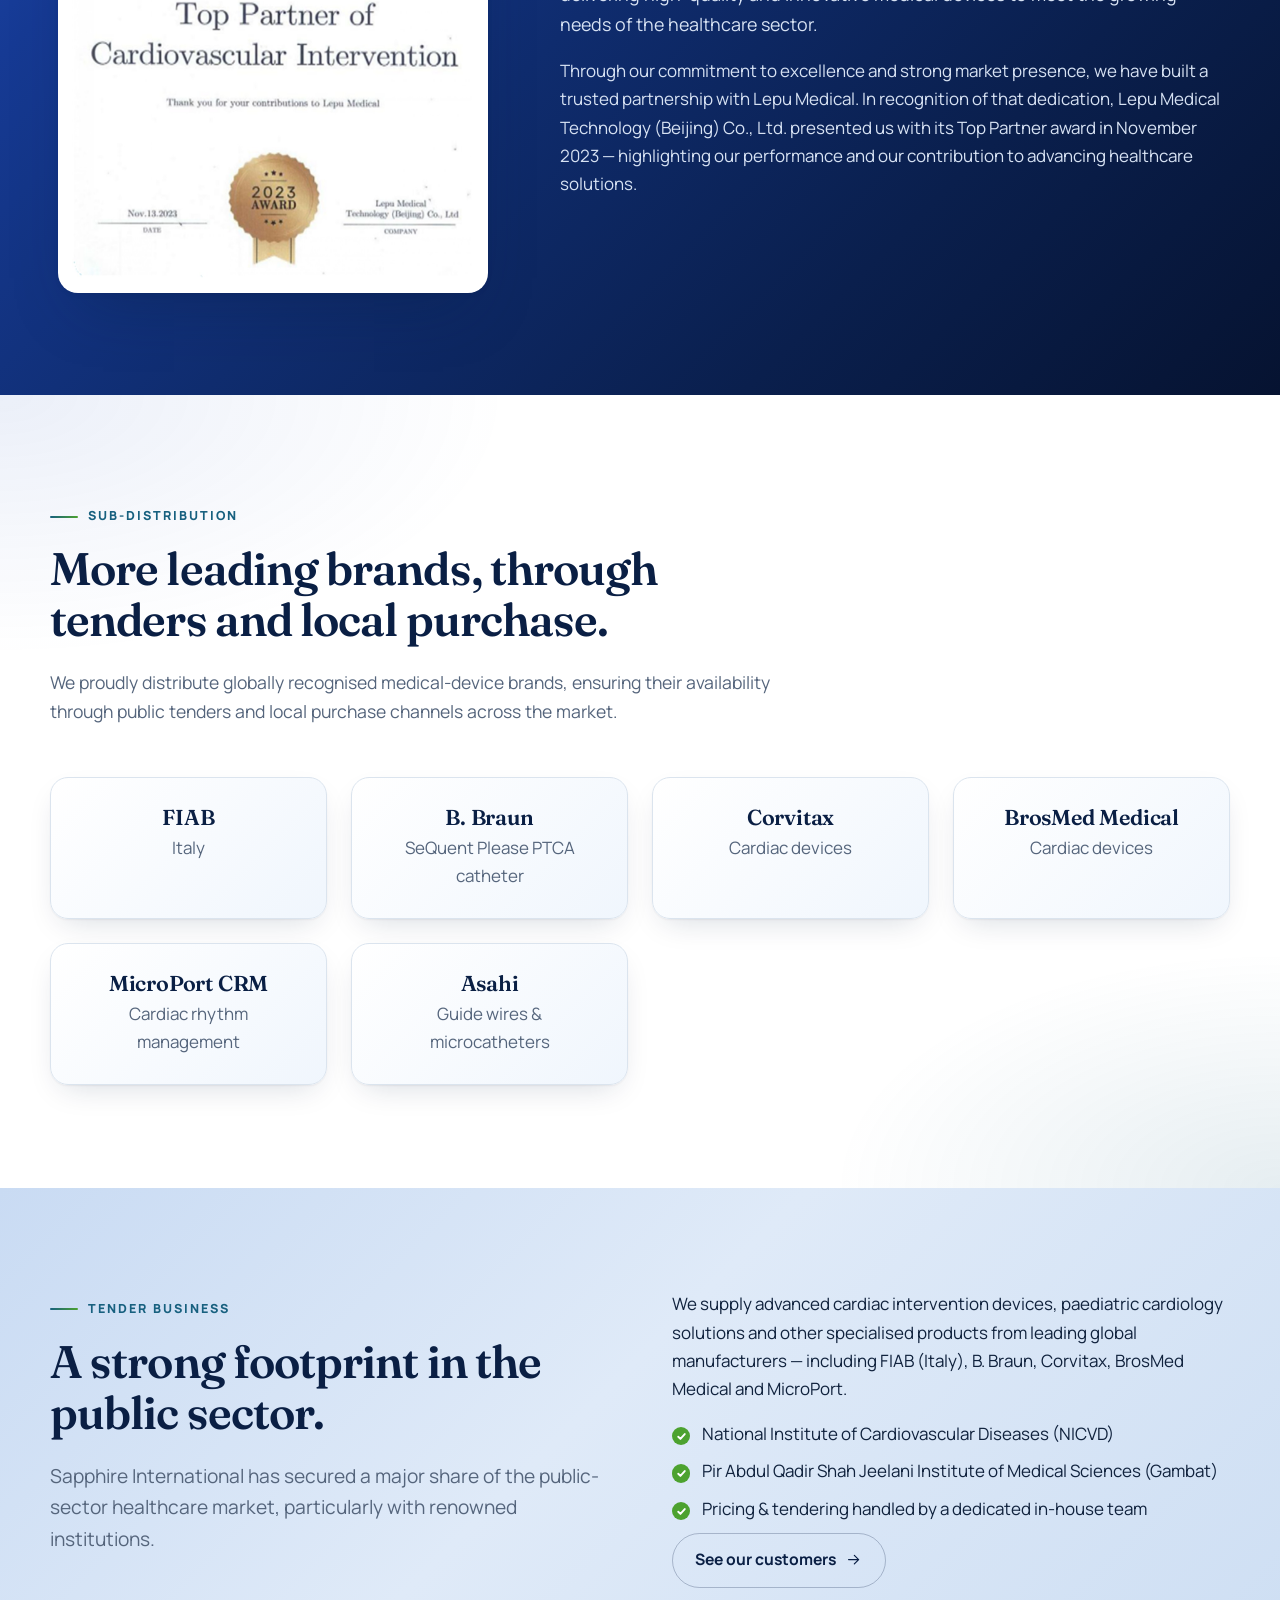
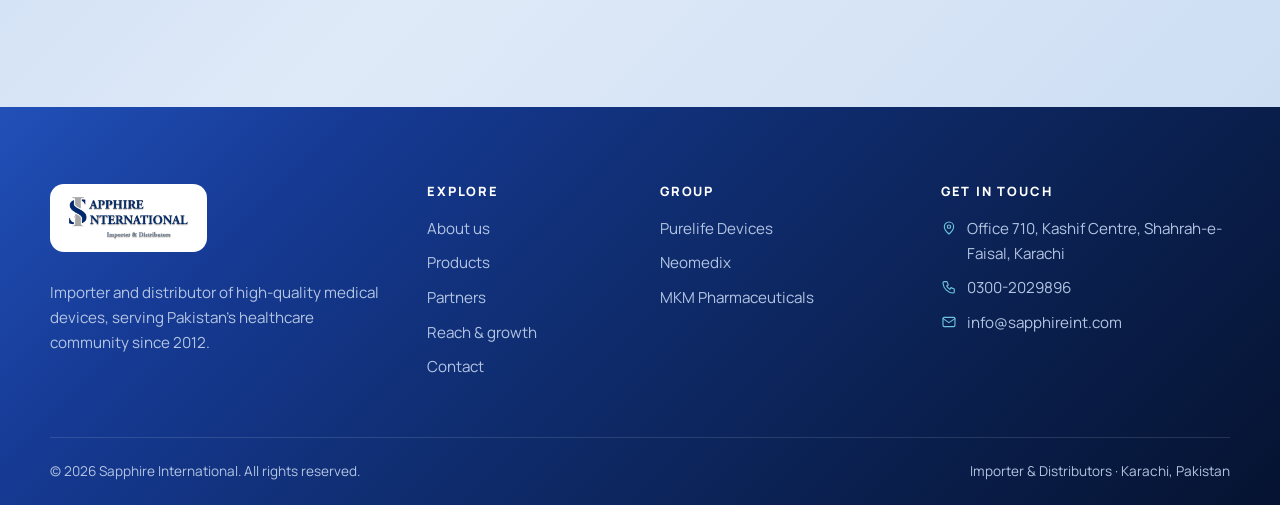
<file: partners.html>
<!doctype html>
<html lang="en">
<head>
<meta charset="utf-8">
<meta name="viewport" content="width=device-width, initial-scale=1">
<title>Partners — Sapphire International</title>
<meta name="description" content="Sapphire International is the official distributor of Lepu Medical and Demax in Pakistan, and distributes FIAB, B. Braun, Corvitax, BrosMed, MicroPort and Asahi through tenders and local purchase.">
<meta name="theme-color" content="#0a1f44">
<link rel="icon" href="assets/img/favicon.svg" type="image/svg+xml">
<link rel="preconnect" href="https://fonts.googleapis.com">
<link rel="preconnect" href="https://fonts.gstatic.com" crossorigin>
<link href="https://fonts.googleapis.com/css2?family=Fraunces:ital,opsz,wght@0,9..144,500;0,9..144,600;1,9..144,500&family=Manrope:wght@500;600;700;800&display=swap" rel="stylesheet">
<link rel="stylesheet" href="assets/css/styles.css">
<script>document.documentElement.classList.add('js');</script>
</head>
<body class="inner">
<a class="skip" href="#main">Skip to content</a>

<header class="site-header">
  <div class="container nav">
    <a class="brand" href="index.html" aria-label="Sapphire International — home"><img src="assets/img/logo-sapphire.png" alt="Sapphire International — Importer & Distributors" width="423" height="153"></a>
    <button class="nav-toggle" type="button" aria-expanded="false" aria-controls="nav-links" aria-label="Toggle menu"><svg class="ic i-menu"><use href="#i-menu"/></svg><svg class="ic i-close"><use href="#i-close"/></svg></button>
    <nav class="nav-links" id="nav-links" aria-label="Primary">
      <a href="index.html">Home</a>
      <a href="about.html">About</a>
      <a href="products.html">Products</a>
      <a href="partners.html" aria-current="page">Partners</a>
      <a href="reach.html">Reach &amp; Growth</a>
      <a href="contact.html" class="btn">Contact us</a>
    </nav>
  </div>
</header>

<main id="main">

<section class="page-hero">
  <img class="ring" src="assets/img/ring-thin-a.png" alt="" aria-hidden="true">
  <div class="container">
    <div class="crumbs"><a href="index.html">Home</a><span>/</span><span>Partners</span></div>
    <h1>Partnerships that bring global innovation home.</h1>
    <p class="lead">Our relationships with internationally recognised manufacturers let us deliver superior performance, safety and clinical outcomes to the local market.</p>
  </div>
</section>

<!-- OFFICIAL DISTRIBUTOR -->
<section class="section">
  <div class="container">
    <div class="section-head reveal">
      <span class="eyebrow">Official distributor</span>
      <h2>Authorised distributor of Lepu Medical and Demax.</h2>
      <p>We offer a wide range of reliable, high-quality medical devices backed by global innovation and trusted expertise.</p>
    </div>
    <div class="partner-row">
      <article class="partner-card reveal">
        <div class="logo-box"><img src="assets/img/logo-lepu.png" alt="Lepu Medical" width="173" height="106"></div>
        <div><span class="tag tag--blue">Official distributor</span><h3 style="margin-top:.5rem">Lepu Medical</h3><p>SC Mini Tadpole, Hydrophilic Guidewire, Orien Guiding Catheter, Disposable Introducer Kit and Balancium Guide Wire.</p></div>
      </article>
      <article class="partner-card reveal" style="--d:.1s">
        <div class="logo-box"><img src="assets/img/logo-demax.png" alt="Demax Medical" width="185" height="58"></div>
        <div><span class="tag tag--blue">Official distributor</span><h3 style="margin-top:.5rem">Demax Medical</h3><p>Inflation devices and hydrophilic sheath kits (femoral and radial, in various sizes).</p></div>
      </article>
    </div>
  </div>
</section>

<!-- ACHIEVEMENT -->
<section class="section section--dark">
  <div class="container award">
    <figure class="cert reveal">
      <img src="assets/img/lepu-top-partner-2023.jpg" alt="Lepu Medical certificate presented to Sapphire International: Top Partner of Cardiovascular Intervention, 13 November 2023" width="1284" height="1797" loading="lazy">
    </figure>
    <div class="reveal" style="--d:.1s">
      <span class="eyebrow">Achievement</span>
      <h2>Top Partner of Cardiovascular Intervention.</h2>
      <p style="font-size:1.12rem">Sapphire International is the official distributor of Lepu Medical in Pakistan, delivering high-quality and innovative medical devices to meet the growing needs of the healthcare sector.</p>
      <p>Through our commitment to excellence and strong market presence, we have built a trusted partnership with Lepu Medical. In recognition of that dedication, Lepu Medical Technology (Beijing) Co., Ltd. presented us with its Top Partner award in November 2023 — highlighting our performance and our contribution to advancing healthcare solutions.</p>
    </div>
  </div>
</section>

<!-- SUB DISTRIBUTION -->
<section class="section">
  <div class="container">
    <div class="section-head reveal">
      <span class="eyebrow">Sub-distribution</span>
      <h2>More leading brands, through tenders and local purchase.</h2>
      <p>We proudly distribute globally recognised medical-device brands, ensuring their availability through public tenders and local purchase channels across the market.</p>
    </div>
    <div class="grid" style="grid-template-columns:repeat(auto-fit,minmax(220px,1fr))">
      <div class="card reveal" style="text-align:center"><h3 style="margin:0">FIAB</h3><p style="margin:.25rem 0 0;color:var(--muted)">Italy</p></div>
      <div class="card reveal" style="text-align:center;--d:.05s"><h3 style="margin:0">B. Braun</h3><p style="margin:.25rem 0 0;color:var(--muted)">SeQuent Please PTCA catheter</p></div>
      <div class="card reveal" style="text-align:center;--d:.1s"><h3 style="margin:0">Corvitax</h3><p style="margin:.25rem 0 0;color:var(--muted)">Cardiac devices</p></div>
      <div class="card reveal" style="text-align:center;--d:.15s"><h3 style="margin:0">BrosMed Medical</h3><p style="margin:.25rem 0 0;color:var(--muted)">Cardiac devices</p></div>
      <div class="card reveal" style="text-align:center;--d:.2s"><h3 style="margin:0">MicroPort CRM</h3><p style="margin:.25rem 0 0;color:var(--muted)">Cardiac rhythm management</p></div>
      <div class="card reveal" style="text-align:center;--d:.25s"><h3 style="margin:0">Asahi</h3><p style="margin:.25rem 0 0;color:var(--muted)">Guide wires &amp; microcatheters</p></div>
    </div>
  </div>
</section>

<!-- TENDER -->
<section class="section section--tint">
  <div class="container split split--top">
    <div class="reveal">
      <span class="eyebrow">Tender business</span>
      <h2>A strong footprint in the public sector.</h2>
      <p class="lead">Sapphire International has secured a major share of the public-sector healthcare market, particularly with renowned institutions.</p>
    </div>
    <div class="reveal" style="--d:.1s">
      <p>We supply advanced cardiac intervention devices, paediatric cardiology solutions and other specialised products from leading global manufacturers — including FIAB (Italy), B. Braun, Corvitax, BrosMed Medical and MicroPort.</p>
      <ul class="check-list">
        <li>National Institute of Cardiovascular Diseases (NICVD)</li>
        <li>Pir Abdul Qadir Shah Jeelani Institute of Medical Sciences (Gambat)</li>
        <li>Pricing &amp; tendering handled by a dedicated in-house team</li>
      </ul>
      <p><a class="btn btn--ghost" href="reach.html">See our customers <svg class="ic"><use href="#i-arrow-right"/></svg></a></p>
    </div>
  </div>
</section>

</main>

<footer class="site-footer">
  <div class="container footer-grid">
    <div class="footer-brand">
      <a class="logo-plate" href="index.html" aria-label="Sapphire International — home"><img src="assets/img/logo-sapphire.png" alt="Sapphire International"></a>
      <p>Importer and distributor of high-quality medical devices, serving Pakistan’s healthcare community since 2012.</p>
    </div>
    <div>
      <h4>Explore</h4>
      <ul>
        <li><a href="about.html">About us</a></li>
        <li><a href="products.html">Products</a></li>
        <li><a href="partners.html">Partners</a></li>
        <li><a href="reach.html">Reach &amp; growth</a></li>
        <li><a href="contact.html">Contact</a></li>
      </ul>
    </div>
    <div>
      <h4>Group</h4>
      <ul>
        <li><a href="about.html#group">Purelife Devices</a></li>
        <li><a href="about.html#group">Neomedix</a></li>
        <li><a href="about.html#group">MKM Pharmaceuticals</a></li>
      </ul>
    </div>
    <div>
      <h4>Get in touch</h4>
      <ul class="contact-list">
        <li><svg class="ic"><use href="#i-pin"/></svg><span>Office 710, Kashif Centre, Shahrah-e-Faisal, Karachi</span></li>
        <li><svg class="ic"><use href="#i-phone"/></svg><a href="tel:+923002029896">0300-2029896</a></li>
        <li><svg class="ic"><use href="#i-mail"/></svg><a href="mailto:info@sapphireint.com">info@sapphireint.com</a></li>
      </ul>
    </div>
  </div>
  <div class="container footer-bottom">
    <span>© <span data-year>2026</span> Sapphire International. All rights reserved.</span>
    <span>Importer &amp; Distributors · Karachi, Pakistan</span>
  </div>
</footer>

<a class="wa" href="https://wa.me/923002029896" target="_blank" rel="noopener" aria-label="Chat with us on WhatsApp"><svg class="ic"><use href="#i-chat"/></svg></a>

<script src="assets/js/main.js"></script>
<script src="assets/js/effects.js"></script>
</body>
</html>
</file>
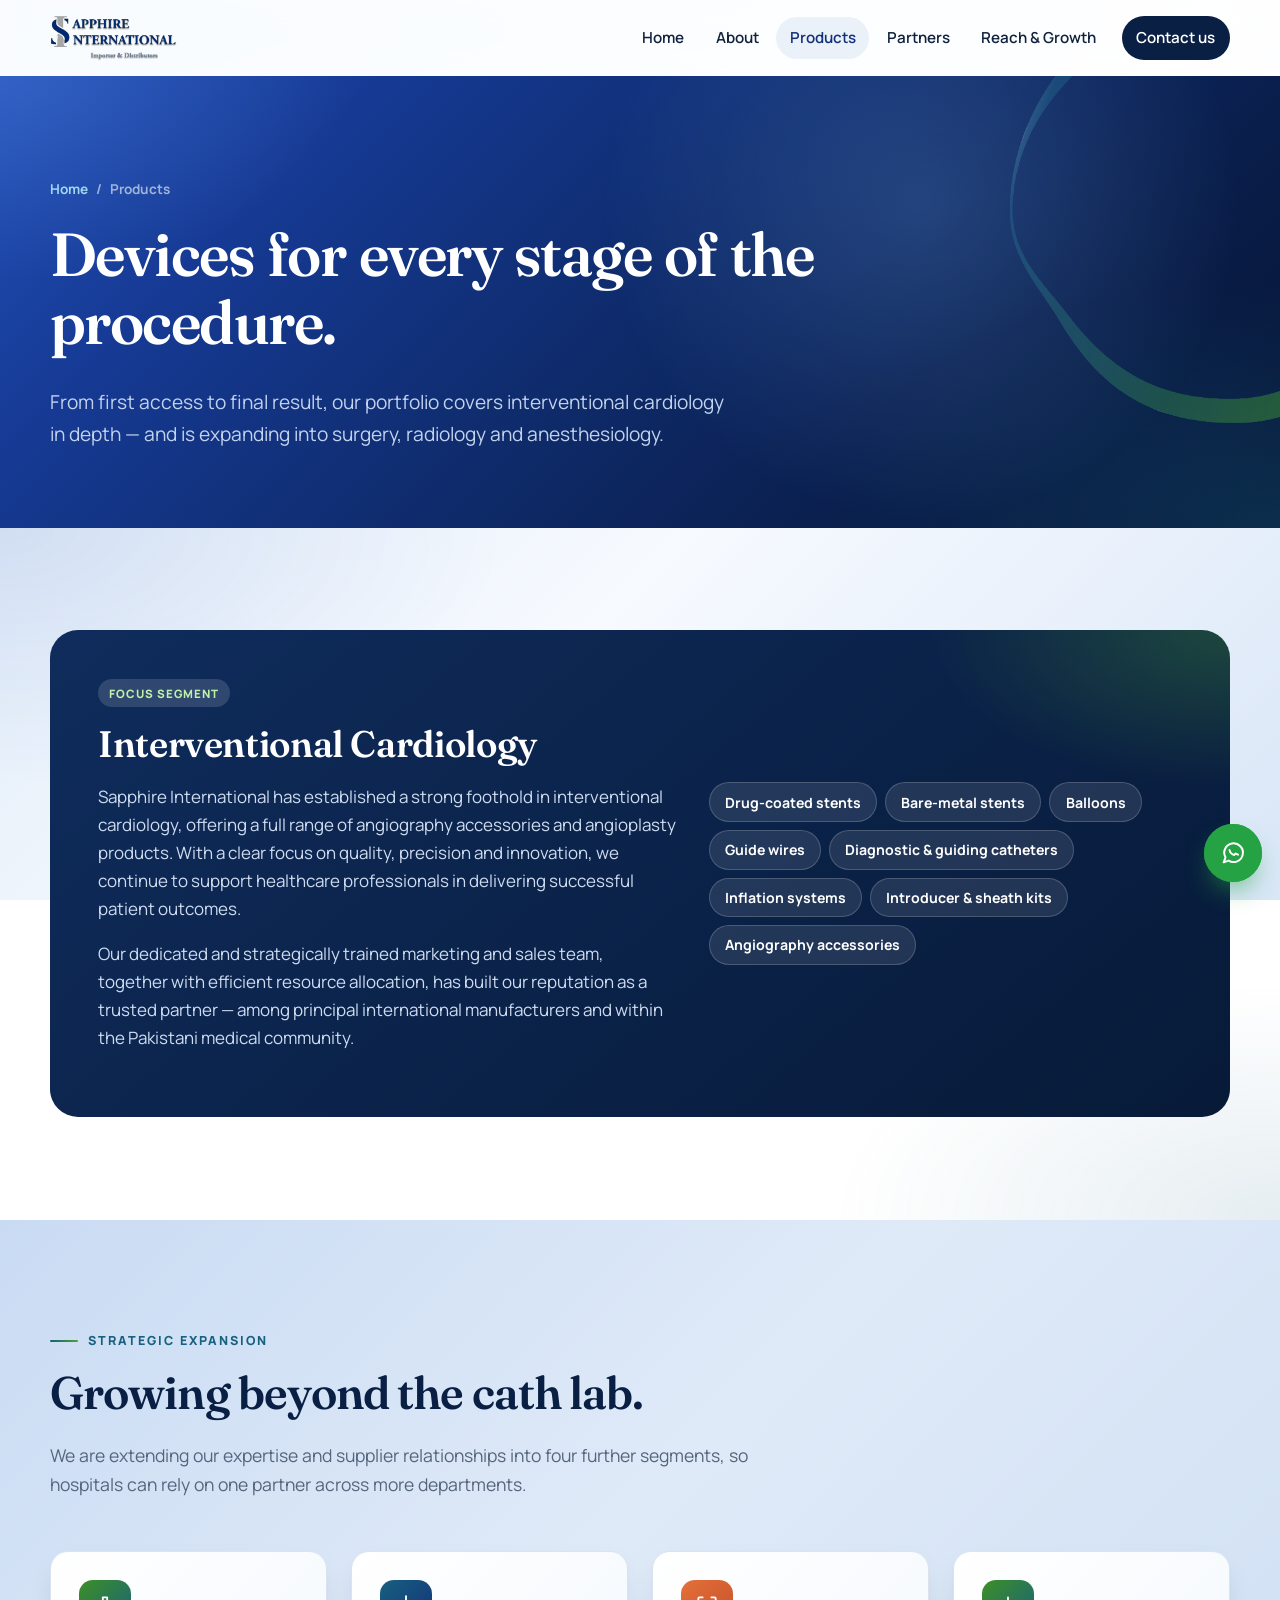
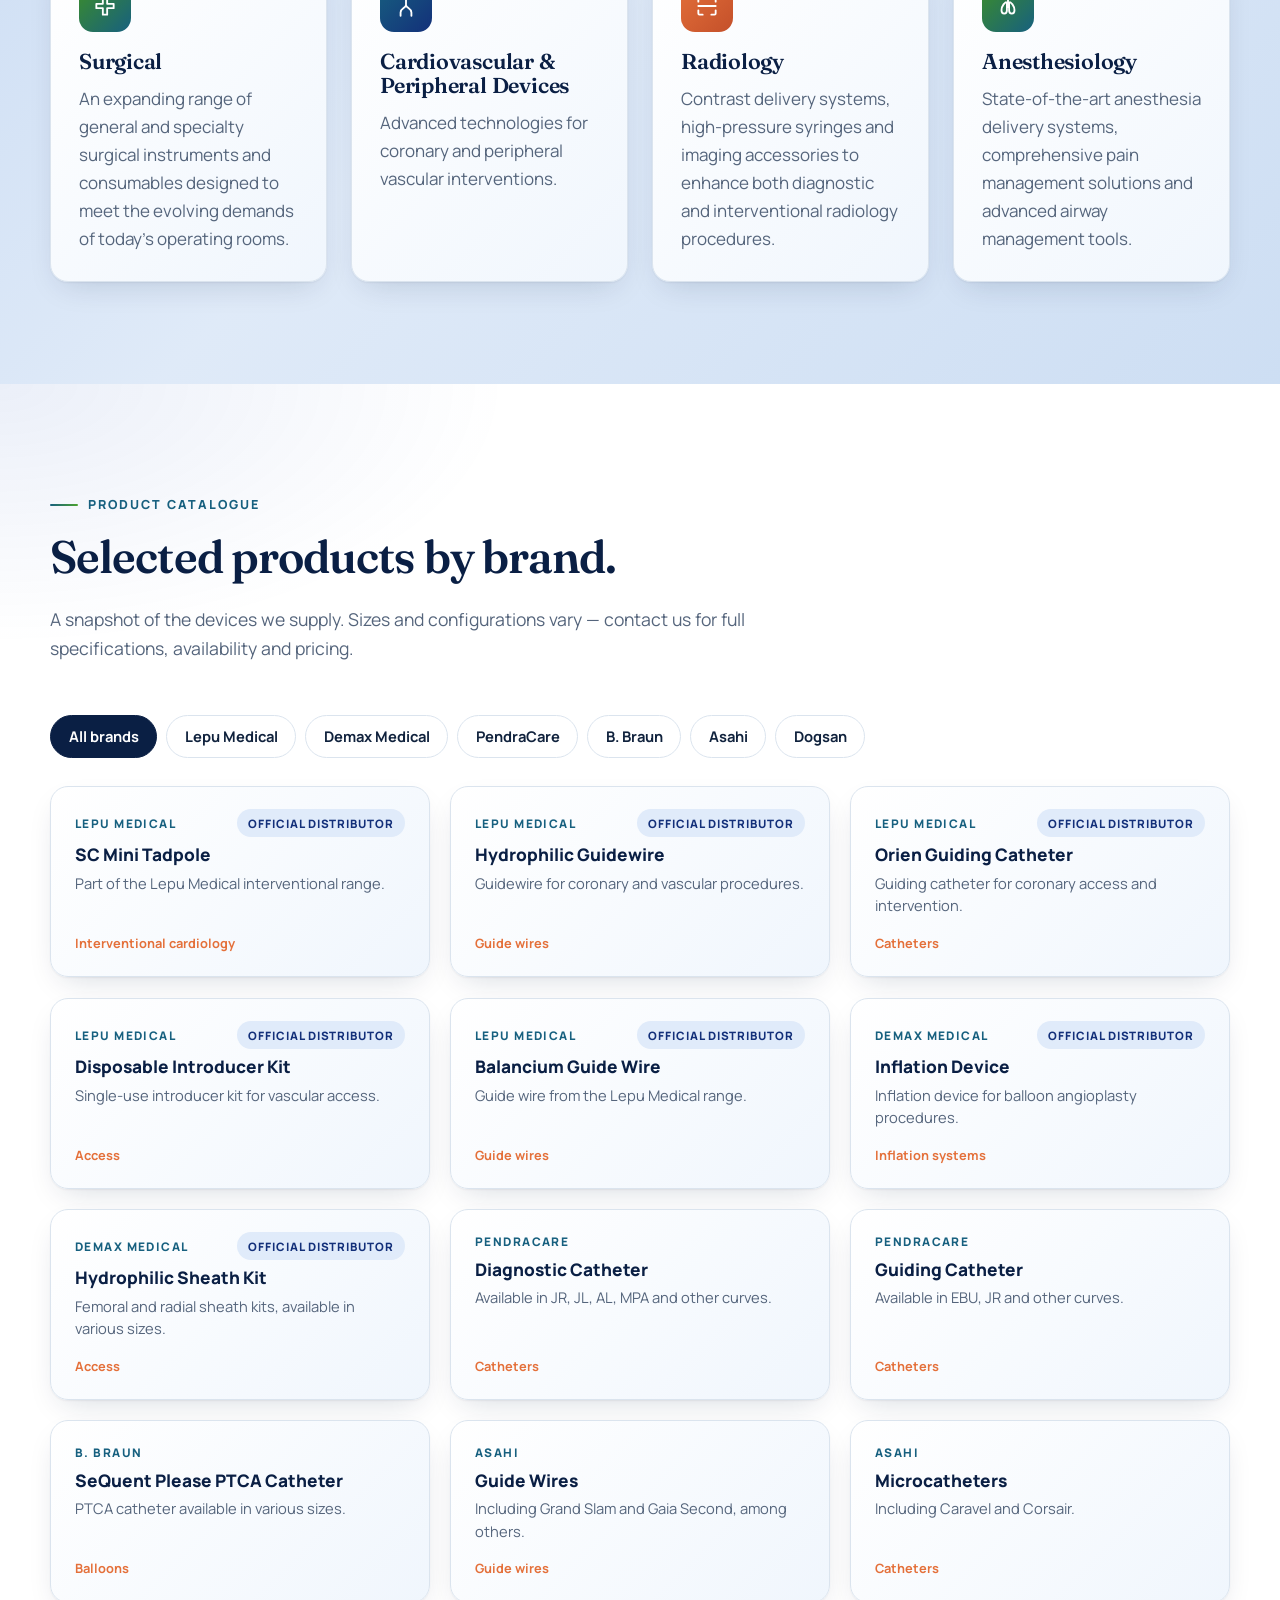
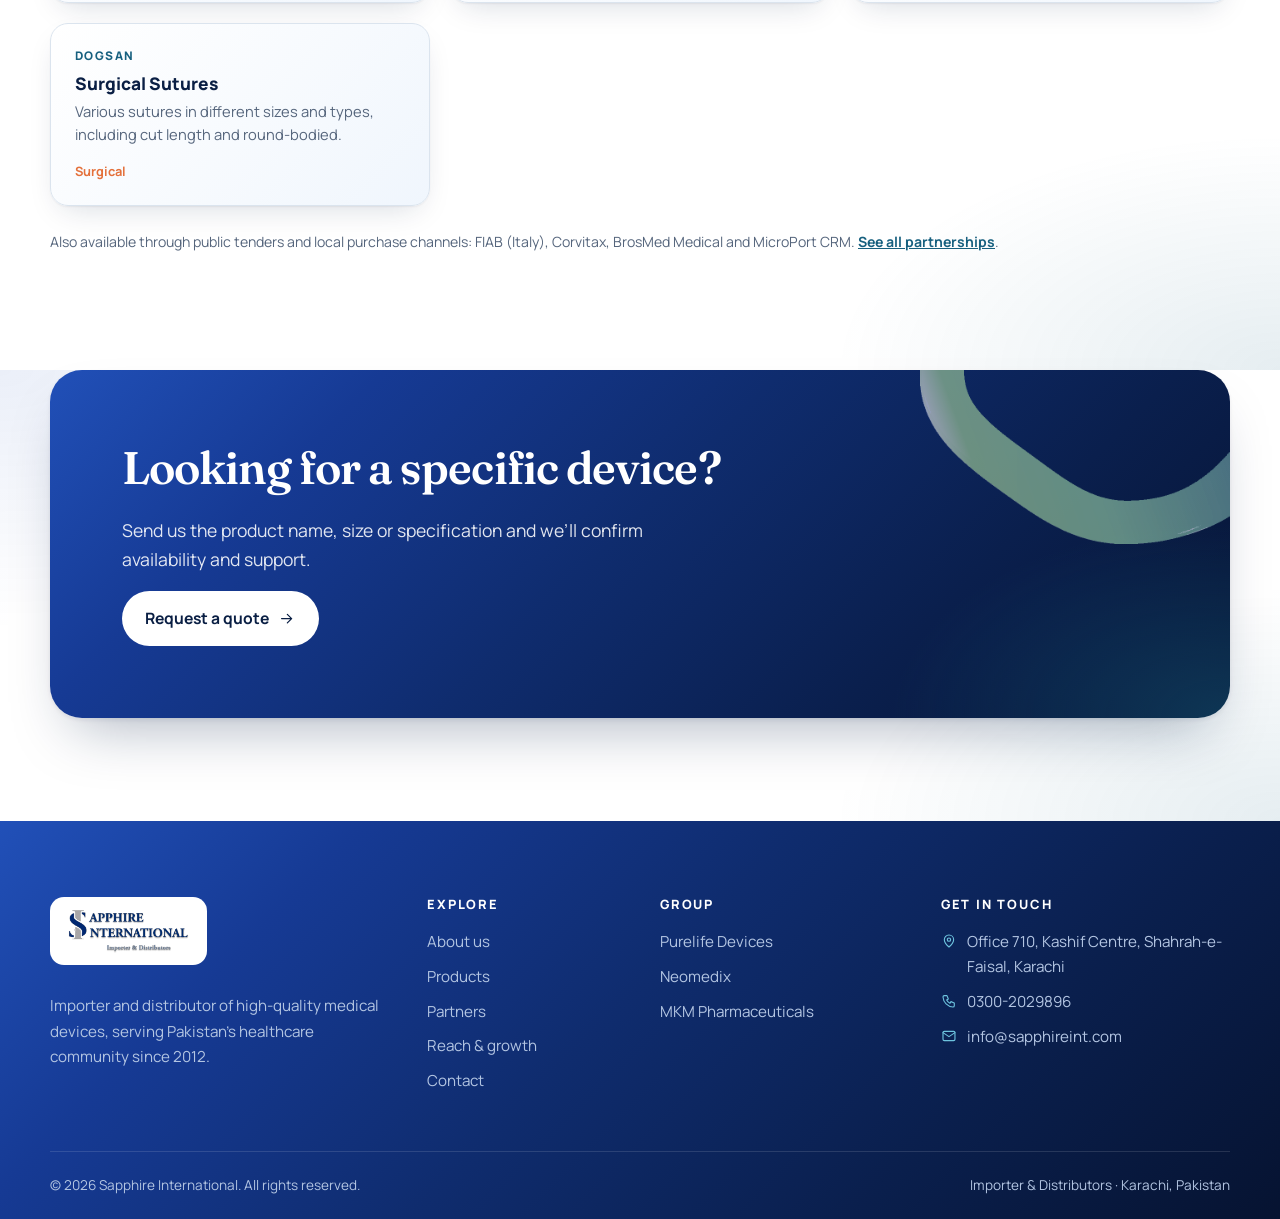
<file: products.html>
<!doctype html>
<html lang="en">
<head>
<meta charset="utf-8">
<meta name="viewport" content="width=device-width, initial-scale=1">
<title>Products — Sapphire International</title>
<meta name="description" content="Interventional cardiology, surgical, cardiovascular & peripheral, radiology and anesthesiology devices from Sapphire International — stents, guide wires, catheters, inflation devices and more.">
<meta name="theme-color" content="#0a1f44">
<link rel="icon" href="assets/img/favicon.svg" type="image/svg+xml">
<link rel="preconnect" href="https://fonts.googleapis.com">
<link rel="preconnect" href="https://fonts.gstatic.com" crossorigin>
<link href="https://fonts.googleapis.com/css2?family=Fraunces:ital,opsz,wght@0,9..144,500;0,9..144,600;1,9..144,500&family=Manrope:wght@500;600;700;800&display=swap" rel="stylesheet">
<link rel="stylesheet" href="assets/css/styles.css">
<script>document.documentElement.classList.add('js');</script>
</head>
<body class="inner">
<a class="skip" href="#main">Skip to content</a>

<header class="site-header">
  <div class="container nav">
    <a class="brand" href="index.html" aria-label="Sapphire International — home"><img src="assets/img/logo-sapphire.png" alt="Sapphire International — Importer & Distributors" width="423" height="153"></a>
    <button class="nav-toggle" type="button" aria-expanded="false" aria-controls="nav-links" aria-label="Toggle menu"><svg class="ic i-menu"><use href="#i-menu"/></svg><svg class="ic i-close"><use href="#i-close"/></svg></button>
    <nav class="nav-links" id="nav-links" aria-label="Primary">
      <a href="index.html">Home</a>
      <a href="about.html">About</a>
      <a href="products.html" aria-current="page">Products</a>
      <a href="partners.html">Partners</a>
      <a href="reach.html">Reach &amp; Growth</a>
      <a href="contact.html" class="btn">Contact us</a>
    </nav>
  </div>
</header>

<main id="main">

<section class="page-hero">
  <img class="ring" src="assets/img/ring-thin-a.png" alt="" aria-hidden="true">
  <div class="container">
    <div class="crumbs"><a href="index.html">Home</a><span>/</span><span>Products</span></div>
    <h1>Devices for every stage of the procedure.</h1>
    <p class="lead">From first access to final result, our portfolio covers interventional cardiology in depth — and is expanding into surgery, radiology and anesthesiology.</p>
  </div>
</section>

<!-- FOCUS -->
<section class="section">
  <div class="container">
    <article class="feature reveal" style="display:grid">
      <div>
        <span class="tag">Focus segment</span>
        <h3>Interventional Cardiology</h3>
        <p>Sapphire International has established a strong foothold in interventional cardiology, offering a full range of angiography accessories and angioplasty products. With a clear focus on quality, precision and innovation, we continue to support healthcare professionals in delivering successful patient outcomes.</p>
        <p>Our dedicated and strategically trained marketing and sales team, together with efficient resource allocation, has built our reputation as a trusted partner — among principal international manufacturers and within the Pakistani medical community.</p>
      </div>
      <div>
        <div class="chip-list">
          <span class="chip">Drug-coated stents</span><span class="chip">Bare-metal stents</span><span class="chip">Balloons</span><span class="chip">Guide wires</span><span class="chip">Diagnostic &amp; guiding catheters</span><span class="chip">Inflation systems</span><span class="chip">Introducer &amp; sheath kits</span><span class="chip">Angiography accessories</span>
        </div>
      </div>
    </article>
  </div>
</section>

<!-- EXPANSION -->
<section class="section section--tint">
  <div class="container">
    <div class="section-head reveal">
      <span class="eyebrow">Strategic expansion</span>
      <h2>Growing beyond the cath lab.</h2>
      <p>We are extending our expertise and supplier relationships into four further segments, so hospitals can rely on one partner across more departments.</p>
    </div>
    <div class="grid" style="grid-template-columns:repeat(auto-fit,minmax(250px,1fr))">
      <article class="card reveal"><span class="icon-badge icon-badge--green"><svg class="ic"><use href="#i-plus"/></svg></span><h3>Surgical</h3><p style="color:var(--muted);margin:0">An expanding range of general and specialty surgical instruments and consumables designed to meet the evolving demands of today’s operating rooms.</p></article>
      <article class="card reveal" style="--d:.07s"><span class="icon-badge"><svg class="ic"><use href="#i-vessel"/></svg></span><h3>Cardiovascular &amp; Peripheral Devices</h3><p style="color:var(--muted);margin:0">Advanced technologies for coronary and peripheral vascular interventions.</p></article>
      <article class="card reveal" style="--d:.14s"><span class="icon-badge icon-badge--orange"><svg class="ic"><use href="#i-scan"/></svg></span><h3>Radiology</h3><p style="color:var(--muted);margin:0">Contrast delivery systems, high-pressure syringes and imaging accessories to enhance both diagnostic and interventional radiology procedures.</p></article>
      <article class="card reveal" style="--d:.21s"><span class="icon-badge icon-badge--green"><svg class="ic"><use href="#i-lungs"/></svg></span><h3>Anesthesiology</h3><p style="color:var(--muted);margin:0">State-of-the-art anesthesia delivery systems, comprehensive pain management solutions and advanced airway management tools.</p></article>
    </div>
  </div>
</section>

<!-- CATALOGUE -->
<section class="section" id="catalogue">
  <div class="container">
    <div class="section-head reveal">
      <span class="eyebrow">Product catalogue</span>
      <h2>Selected products by brand.</h2>
      <p>A snapshot of the devices we supply. Sizes and configurations vary — contact us for full specifications, availability and pricing.</p>
    </div>

    <div class="filters" role="group" aria-label="Filter by brand">
      <button class="filter" type="button" data-filter="all" aria-pressed="true">All brands</button>
      <button class="filter" type="button" data-filter="lepu" aria-pressed="false">Lepu Medical</button>
      <button class="filter" type="button" data-filter="demax" aria-pressed="false">Demax Medical</button>
      <button class="filter" type="button" data-filter="pendracare" aria-pressed="false">PendraCare</button>
      <button class="filter" type="button" data-filter="bbraun" aria-pressed="false">B. Braun</button>
      <button class="filter" type="button" data-filter="asahi" aria-pressed="false">Asahi</button>
      <button class="filter" type="button" data-filter="dogsan" aria-pressed="false">Dogsan</button>
    </div>

    <div class="prod-grid">
      <article class="prod" data-brand="lepu"><div class="brand-name">Lepu Medical <span class="tag tag--blue">Official distributor</span></div><h3>SC Mini Tadpole</h3><p>Part of the Lepu Medical interventional range.</p><div class="cat">Interventional cardiology</div></article>
      <article class="prod" data-brand="lepu"><div class="brand-name">Lepu Medical <span class="tag tag--blue">Official distributor</span></div><h3>Hydrophilic Guidewire</h3><p>Guidewire for coronary and vascular procedures.</p><div class="cat">Guide wires</div></article>
      <article class="prod" data-brand="lepu"><div class="brand-name">Lepu Medical <span class="tag tag--blue">Official distributor</span></div><h3>Orien Guiding Catheter</h3><p>Guiding catheter for coronary access and intervention.</p><div class="cat">Catheters</div></article>
      <article class="prod" data-brand="lepu"><div class="brand-name">Lepu Medical <span class="tag tag--blue">Official distributor</span></div><h3>Disposable Introducer Kit</h3><p>Single-use introducer kit for vascular access.</p><div class="cat">Access</div></article>
      <article class="prod" data-brand="lepu"><div class="brand-name">Lepu Medical <span class="tag tag--blue">Official distributor</span></div><h3>Balancium Guide Wire</h3><p>Guide wire from the Lepu Medical range.</p><div class="cat">Guide wires</div></article>
      <article class="prod" data-brand="demax"><div class="brand-name">Demax Medical <span class="tag tag--blue">Official distributor</span></div><h3>Inflation Device</h3><p>Inflation device for balloon angioplasty procedures.</p><div class="cat">Inflation systems</div></article>
      <article class="prod" data-brand="demax"><div class="brand-name">Demax Medical <span class="tag tag--blue">Official distributor</span></div><h3>Hydrophilic Sheath Kit</h3><p>Femoral and radial sheath kits, available in various sizes.</p><div class="cat">Access</div></article>
      <article class="prod" data-brand="pendracare"><div class="brand-name">PendraCare</div><h3>Diagnostic Catheter</h3><p>Available in JR, JL, AL, MPA and other curves.</p><div class="cat">Catheters</div></article>
      <article class="prod" data-brand="pendracare"><div class="brand-name">PendraCare</div><h3>Guiding Catheter</h3><p>Available in EBU, JR and other curves.</p><div class="cat">Catheters</div></article>
      <article class="prod" data-brand="bbraun"><div class="brand-name">B. Braun</div><h3>SeQuent Please PTCA Catheter</h3><p>PTCA catheter available in various sizes.</p><div class="cat">Balloons</div></article>
      <article class="prod" data-brand="asahi"><div class="brand-name">Asahi</div><h3>Guide Wires</h3><p>Including Grand Slam and Gaia Second, among others.</p><div class="cat">Guide wires</div></article>
      <article class="prod" data-brand="asahi"><div class="brand-name">Asahi</div><h3>Microcatheters</h3><p>Including Caravel and Corsair.</p><div class="cat">Catheters</div></article>
      <article class="prod" data-brand="dogsan"><div class="brand-name">Dogsan</div><h3>Surgical Sutures</h3><p>Various sutures in different sizes and types, including cut length and round-bodied.</p><div class="cat">Surgical</div></article>
    </div>
    <p class="note">Also available through public tenders and local purchase channels: FIAB (Italy), Corvitax, BrosMed Medical and MicroPort CRM. <a href="partners.html" style="color:var(--teal);font-weight:700">See all partnerships</a>.</p>
  </div>
</section>

<section class="section" style="padding-top:0">
  <div class="container">
    <div class="cta-band reveal">
      <img class="ring" src="assets/img/ring-b.png" alt="" aria-hidden="true">
      <h2>Looking for a specific device?</h2>
      <p>Send us the product name, size or specification and we’ll confirm availability and support.</p>
      <div class="cta-row"><a class="btn btn--light" href="contact.html">Request a quote <svg class="ic"><use href="#i-arrow-right"/></svg></a></div>
    </div>
  </div>
</section>

</main>

<footer class="site-footer">
  <div class="container footer-grid">
    <div class="footer-brand">
      <a class="logo-plate" href="index.html" aria-label="Sapphire International — home"><img src="assets/img/logo-sapphire.png" alt="Sapphire International"></a>
      <p>Importer and distributor of high-quality medical devices, serving Pakistan’s healthcare community since 2012.</p>
    </div>
    <div>
      <h4>Explore</h4>
      <ul>
        <li><a href="about.html">About us</a></li>
        <li><a href="products.html">Products</a></li>
        <li><a href="partners.html">Partners</a></li>
        <li><a href="reach.html">Reach &amp; growth</a></li>
        <li><a href="contact.html">Contact</a></li>
      </ul>
    </div>
    <div>
      <h4>Group</h4>
      <ul>
        <li><a href="about.html#group">Purelife Devices</a></li>
        <li><a href="about.html#group">Neomedix</a></li>
        <li><a href="about.html#group">MKM Pharmaceuticals</a></li>
      </ul>
    </div>
    <div>
      <h4>Get in touch</h4>
      <ul class="contact-list">
        <li><svg class="ic"><use href="#i-pin"/></svg><span>Office 710, Kashif Centre, Shahrah-e-Faisal, Karachi</span></li>
        <li><svg class="ic"><use href="#i-phone"/></svg><a href="tel:+923002029896">0300-2029896</a></li>
        <li><svg class="ic"><use href="#i-mail"/></svg><a href="mailto:info@sapphireint.com">info@sapphireint.com</a></li>
      </ul>
    </div>
  </div>
  <div class="container footer-bottom">
    <span>© <span data-year>2026</span> Sapphire International. All rights reserved.</span>
    <span>Importer &amp; Distributors · Karachi, Pakistan</span>
  </div>
</footer>

<a class="wa" href="https://wa.me/923002029896" target="_blank" rel="noopener" aria-label="Chat with us on WhatsApp"><svg class="ic"><use href="#i-chat"/></svg></a>

<script src="assets/js/main.js"></script>
<script src="assets/js/effects.js"></script>
</body>
</html>
</file>
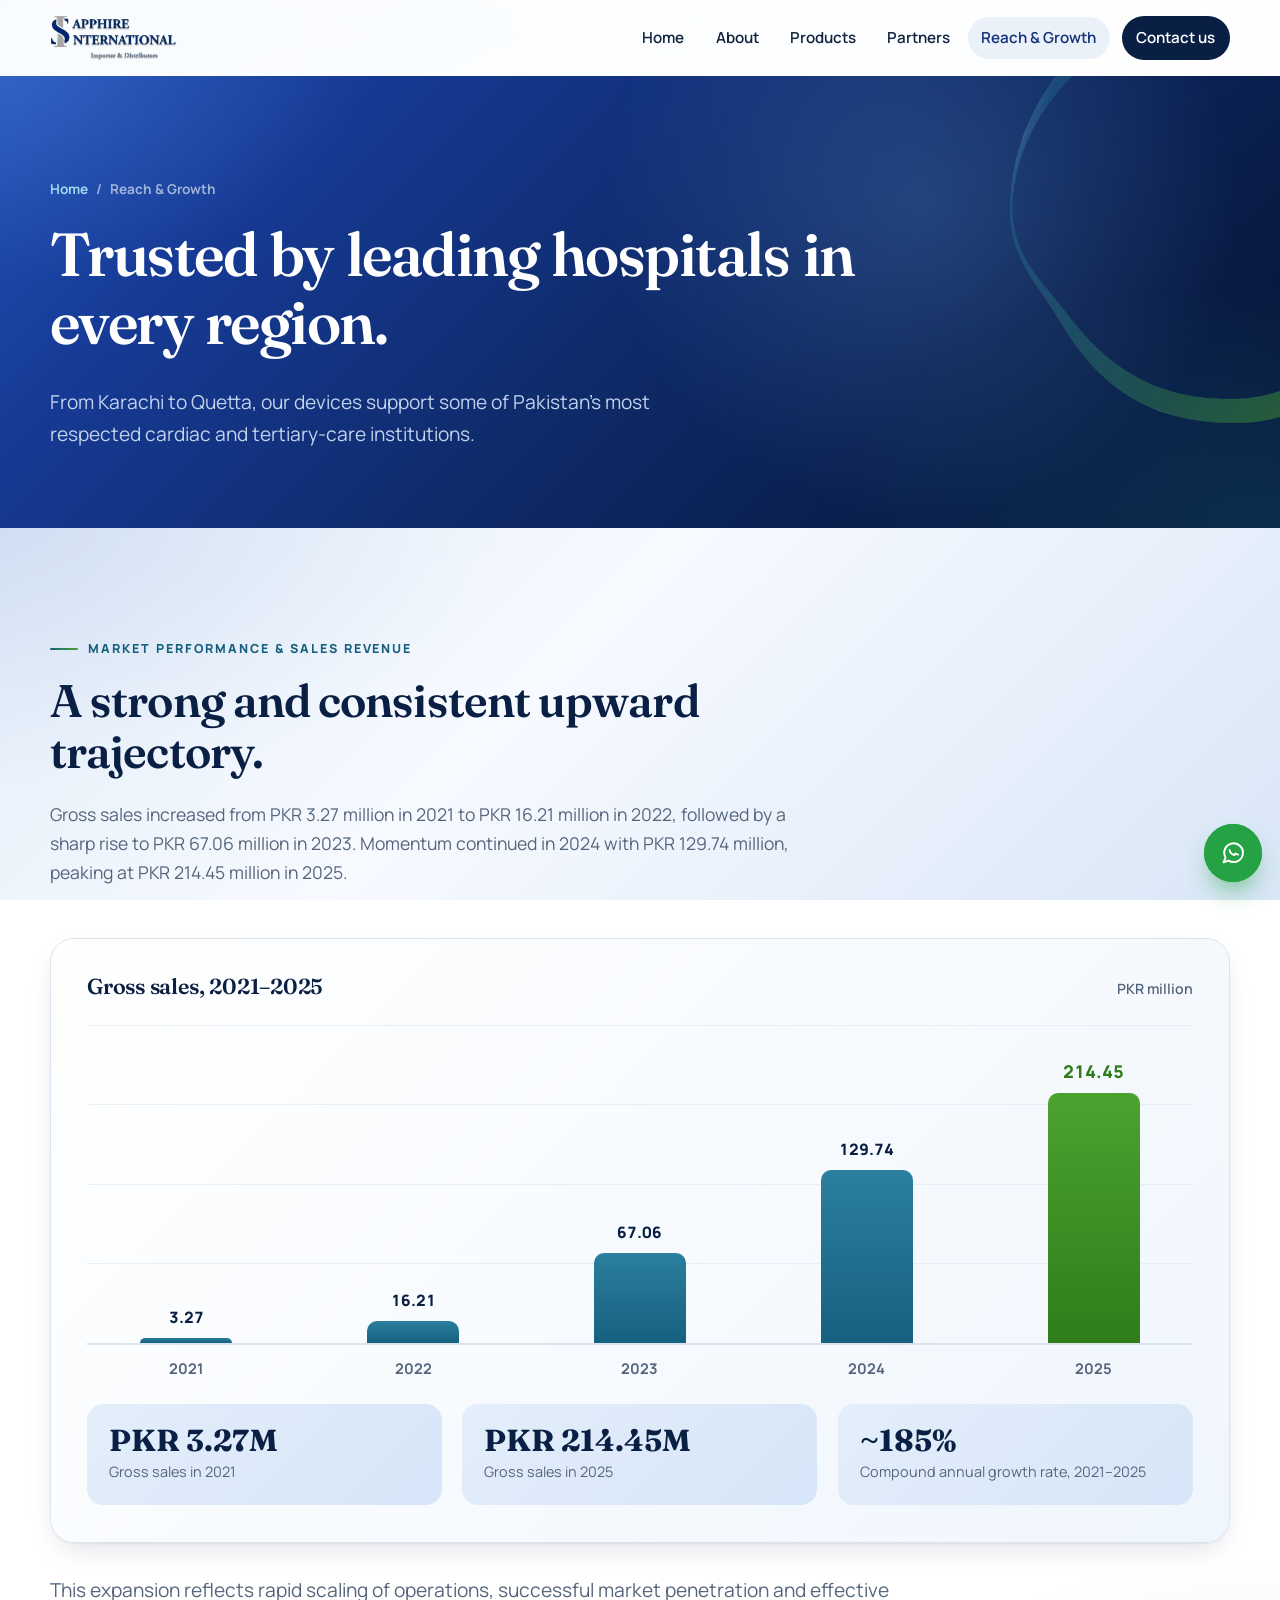
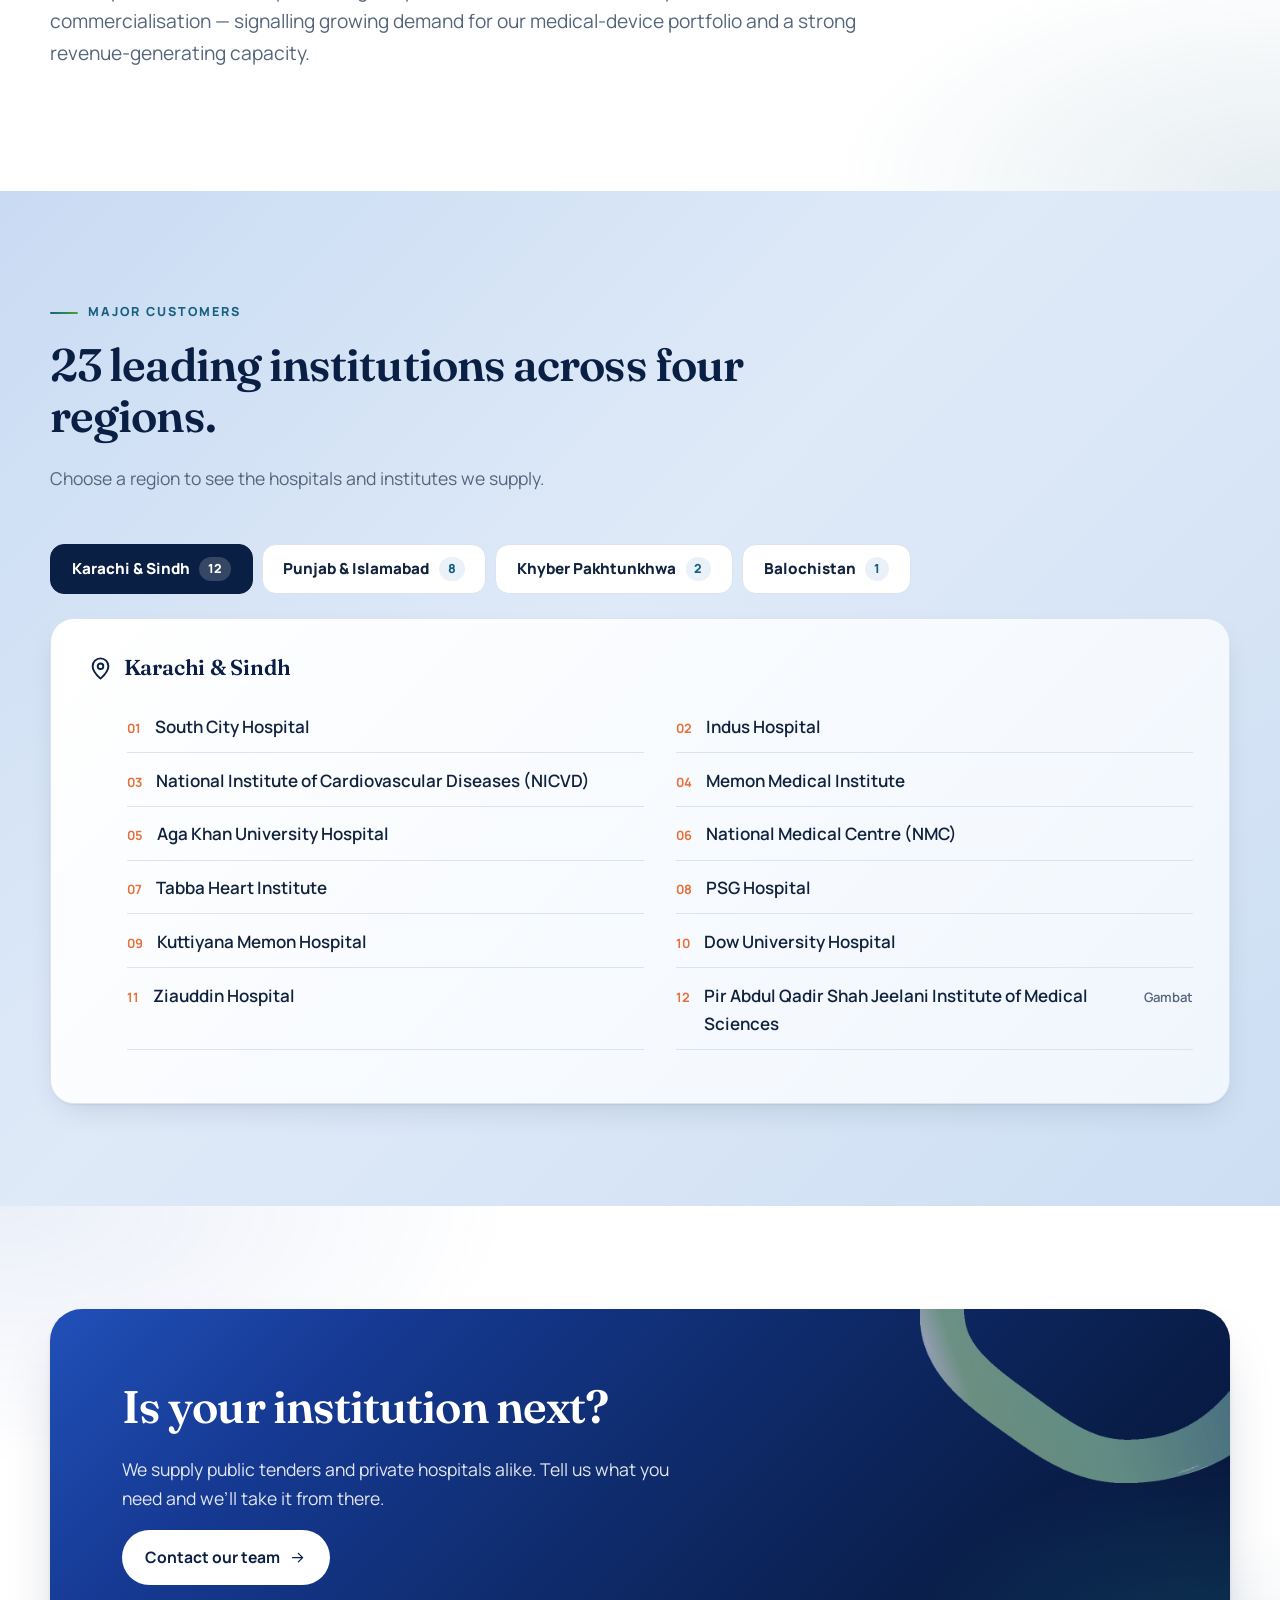
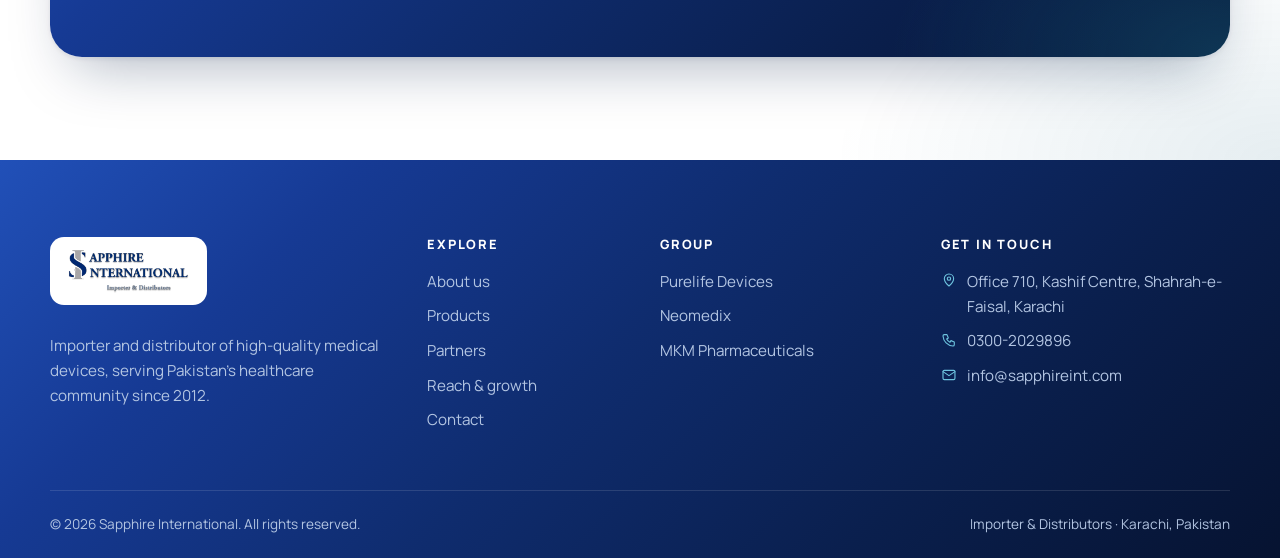
<file: reach.html>
<!doctype html>
<html lang="en">
<head>
<meta charset="utf-8">
<meta name="viewport" content="width=device-width, initial-scale=1">
<title>Reach & Growth — Sapphire International</title>
<meta name="description" content="Sapphire International supplies leading hospitals across Karachi, Punjab, Khyber Pakhtunkhwa and Balochistan. Gross sales grew from PKR 3.27 million in 2021 to PKR 214.45 million in 2025.">
<meta name="theme-color" content="#0a1f44">
<link rel="icon" href="assets/img/favicon.svg" type="image/svg+xml">
<link rel="preconnect" href="https://fonts.googleapis.com">
<link rel="preconnect" href="https://fonts.gstatic.com" crossorigin>
<link href="https://fonts.googleapis.com/css2?family=Fraunces:ital,opsz,wght@0,9..144,500;0,9..144,600;1,9..144,500&family=Manrope:wght@500;600;700;800&display=swap" rel="stylesheet">
<link rel="stylesheet" href="assets/css/styles.css">
<script>document.documentElement.classList.add('js');</script>
</head>
<body class="inner">
<a class="skip" href="#main">Skip to content</a>

<header class="site-header">
  <div class="container nav">
    <a class="brand" href="index.html" aria-label="Sapphire International — home"><img src="assets/img/logo-sapphire.png" alt="Sapphire International — Importer & Distributors" width="423" height="153"></a>
    <button class="nav-toggle" type="button" aria-expanded="false" aria-controls="nav-links" aria-label="Toggle menu"><svg class="ic i-menu"><use href="#i-menu"/></svg><svg class="ic i-close"><use href="#i-close"/></svg></button>
    <nav class="nav-links" id="nav-links" aria-label="Primary">
      <a href="index.html">Home</a>
      <a href="about.html">About</a>
      <a href="products.html">Products</a>
      <a href="partners.html">Partners</a>
      <a href="reach.html" aria-current="page">Reach &amp; Growth</a>
      <a href="contact.html" class="btn">Contact us</a>
    </nav>
  </div>
</header>

<main id="main">

<section class="page-hero">
  <img class="ring" src="assets/img/ring-thin-a.png" alt="" aria-hidden="true">
  <div class="container">
    <div class="crumbs"><a href="index.html">Home</a><span>/</span><span>Reach &amp; Growth</span></div>
    <h1>Trusted by leading hospitals in every region.</h1>
    <p class="lead">From Karachi to Quetta, our devices support some of Pakistan’s most respected cardiac and tertiary-care institutions.</p>
  </div>
</section>

<!-- GROWTH -->
<section class="section">
  <div class="container">
    <div class="section-head reveal">
      <span class="eyebrow">Market performance &amp; sales revenue</span>
      <h2>A strong and consistent upward trajectory.</h2>
      <p>Gross sales increased from PKR 3.27 million in 2021 to PKR 16.21 million in 2022, followed by a sharp rise to PKR 67.06 million in 2023. Momentum continued in 2024 with PKR 129.74 million, peaking at PKR 214.45 million in 2025.</p>
    </div>
    <div class="chart-card reveal">
      <div class="chart-head"><h3>Gross sales, 2021–2025</h3><small>PKR million</small></div>
      <div class="bars" role="img" aria-label="Gross sales in PKR million: 2021, 3.27. 2022, 16.21. 2023, 67.06. 2024, 129.74. 2025, 214.45.">
        <div class="bar-col"><span class="bar-val">3.27</span><div class="bar" style="--h:1.6%"></div></div>
        <div class="bar-col"><span class="bar-val">16.21</span><div class="bar" style="--h:7.6%;--d:.1s"></div></div>
        <div class="bar-col"><span class="bar-val">67.06</span><div class="bar" style="--h:31.3%;--d:.2s"></div></div>
        <div class="bar-col"><span class="bar-val">129.74</span><div class="bar" style="--h:60.5%;--d:.3s"></div></div>
        <div class="bar-col peak"><span class="bar-val">214.45</span><div class="bar" style="--h:100%;--d:.4s"></div></div>
      </div>
      <div class="bar-years" aria-hidden="true"><span>2021</span><span>2022</span><span>2023</span><span>2024</span><span>2025</span></div>
      <div class="callouts">
        <div class="callout"><b>PKR 3.27M</b><span>Gross sales in 2021</span></div>
        <div class="callout"><b>PKR 214.45M</b><span>Gross sales in 2025</span></div>
        <div class="callout"><b>~185%</b><span>Compound annual growth rate, 2021–2025</span></div>
      </div>
    </div>
    <p class="lead reveal" style="margin-top:2rem;max-width:860px">This expansion reflects rapid scaling of operations, successful market penetration and effective commercialisation — signalling growing demand for our medical-device portfolio and a strong revenue-generating capacity.</p>
  </div>
</section>

<!-- CUSTOMERS -->
<section class="section section--tint" id="customers">
  <div class="container">
    <div class="section-head reveal">
      <span class="eyebrow">Major customers</span>
      <h2>23 leading institutions across four regions.</h2>
      <p>Choose a region to see the hospitals and institutes we supply.</p>
    </div>

    <div class="tabs" role="tablist" aria-label="Customer regions">
      <button class="tab" role="tab" id="tab-karachi" aria-controls="panel-karachi" aria-selected="true" type="button">Karachi &amp; Sindh <span>12</span></button>
      <button class="tab" role="tab" id="tab-punjab" aria-controls="panel-punjab" aria-selected="false" tabindex="-1" type="button">Punjab &amp; Islamabad <span>8</span></button>
      <button class="tab" role="tab" id="tab-kpk" aria-controls="panel-kpk" aria-selected="false" tabindex="-1" type="button">Khyber Pakhtunkhwa <span>2</span></button>
      <button class="tab" role="tab" id="tab-balochistan" aria-controls="panel-balochistan" aria-selected="false" tabindex="-1" type="button">Balochistan <span>1</span></button>
    </div>

    <div class="panel" id="panel-karachi" role="tabpanel" aria-labelledby="tab-karachi">
      <h3><svg class="ic"><use href="#i-pin"/></svg> Karachi &amp; Sindh</h3>
      <ol class="inst-list">
        <li>South City Hospital</li>
        <li>Indus Hospital</li>
        <li>National Institute of Cardiovascular Diseases (NICVD)</li>
        <li>Memon Medical Institute</li>
        <li>Aga Khan University Hospital</li>
        <li>National Medical Centre (NMC)</li>
        <li>Tabba Heart Institute</li>
        <li>PSG Hospital</li>
        <li>Kuttiyana Memon Hospital</li>
        <li>Dow University Hospital</li>
        <li>Ziauddin Hospital</li>
        <li>Pir Abdul Qadir Shah Jeelani Institute of Medical Sciences <small>Gambat</small></li>
      </ol>
    </div>
    <div class="panel" id="panel-punjab" role="tabpanel" aria-labelledby="tab-punjab" hidden>
      <h3><svg class="ic"><use href="#i-pin"/></svg> Punjab &amp; Islamabad</h3>
      <ol class="inst-list">
        <li>Al Razi Hospital <small>Rawalpindi</small></li>
        <li>Shifa International Hospital <small>Islamabad</small></li>
        <li>Quaid-e-Azam International Hospital <small>Rawalpindi</small></li>
        <li>Medicare Hospital <small>Multan</small></li>
        <li>MIC Hospital <small>Multan</small></li>
        <li>South Punjab Hospital <small>Multan</small></li>
        <li>Allama Iqbal Memorial Trust Hospital <small>Gujranwala</small></li>
        <li>Punjab Institute of Cardiology</li>
      </ol>
    </div>
    <div class="panel" id="panel-kpk" role="tabpanel" aria-labelledby="tab-kpk" hidden>
      <h3><svg class="ic"><use href="#i-pin"/></svg> Khyber Pakhtunkhwa</h3>
      <ol class="inst-list">
        <li>Northwest General Hospital &amp; Research Centre <small>Peshawar</small></li>
        <li>Peshawar Institute of Cardiology <small>Peshawar</small></li>
      </ol>
    </div>
    <div class="panel" id="panel-balochistan" role="tabpanel" aria-labelledby="tab-balochistan" hidden>
      <h3><svg class="ic"><use href="#i-pin"/></svg> Balochistan</h3>
      <ol class="inst-list">
        <li>Sandeman Provincial Hospital <small>Quetta</small></li>
      </ol>
    </div>
  </div>
</section>

<section class="section">
  <div class="container">
    <div class="cta-band reveal">
      <img class="ring" src="assets/img/ring-b.png" alt="" aria-hidden="true">
      <h2>Is your institution next?</h2>
      <p>We supply public tenders and private hospitals alike. Tell us what you need and we’ll take it from there.</p>
      <div class="cta-row"><a class="btn btn--light" href="contact.html">Contact our team <svg class="ic"><use href="#i-arrow-right"/></svg></a></div>
    </div>
  </div>
</section>

</main>

<footer class="site-footer">
  <div class="container footer-grid">
    <div class="footer-brand">
      <a class="logo-plate" href="index.html" aria-label="Sapphire International — home"><img src="assets/img/logo-sapphire.png" alt="Sapphire International"></a>
      <p>Importer and distributor of high-quality medical devices, serving Pakistan’s healthcare community since 2012.</p>
    </div>
    <div>
      <h4>Explore</h4>
      <ul>
        <li><a href="about.html">About us</a></li>
        <li><a href="products.html">Products</a></li>
        <li><a href="partners.html">Partners</a></li>
        <li><a href="reach.html">Reach &amp; growth</a></li>
        <li><a href="contact.html">Contact</a></li>
      </ul>
    </div>
    <div>
      <h4>Group</h4>
      <ul>
        <li><a href="about.html#group">Purelife Devices</a></li>
        <li><a href="about.html#group">Neomedix</a></li>
        <li><a href="about.html#group">MKM Pharmaceuticals</a></li>
      </ul>
    </div>
    <div>
      <h4>Get in touch</h4>
      <ul class="contact-list">
        <li><svg class="ic"><use href="#i-pin"/></svg><span>Office 710, Kashif Centre, Shahrah-e-Faisal, Karachi</span></li>
        <li><svg class="ic"><use href="#i-phone"/></svg><a href="tel:+923002029896">0300-2029896</a></li>
        <li><svg class="ic"><use href="#i-mail"/></svg><a href="mailto:info@sapphireint.com">info@sapphireint.com</a></li>
      </ul>
    </div>
  </div>
  <div class="container footer-bottom">
    <span>© <span data-year>2026</span> Sapphire International. All rights reserved.</span>
    <span>Importer &amp; Distributors · Karachi, Pakistan</span>
  </div>
</footer>

<a class="wa" href="https://wa.me/923002029896" target="_blank" rel="noopener" aria-label="Chat with us on WhatsApp"><svg class="ic"><use href="#i-chat"/></svg></a>

<script src="assets/js/main.js"></script>
<script src="assets/js/effects.js"></script>
</body>
</html>
</file>
<file: assets/css/styles.css>
/* Sapphire International — site styles
   Palette is taken from the company profile: sapphire navy (logo), teal, green, orange. */

:root {
  --navy: #0a1f44;
  --navy-2: #0f2c5c;
  --sapphire: #13307a;
  --teal: #17607f;
  --green: #4ca22f;
  --orange: #e4703a;
  --ink: #10223d;
  --muted: #55657c;
  --line: #dbe4ee;
  --bg: #f6f9fc;
  --tint: #eaf1f8;
  --surface: #ffffff;
  --radius: 18px;
  --shadow: 0 1px 2px rgba(10, 31, 68, .06), 0 12px 32px -12px rgba(10, 31, 68, .18);
  --shadow-lg: 0 2px 4px rgba(10, 31, 68, .08), 0 30px 60px -24px rgba(10, 31, 68, .35);
  /* Logo blue, diagonal from top-left to bottom-right */
  --grad-blue: linear-gradient(135deg, #2150b8 0%, #163a94 22%, #0f2c6e 48%, #0a1f4d 74%, #061331 100%);
  --font-display: "Fraunces", "Iowan Old Style", Georgia, serif;
  --font-body: "Manrope", system-ui, -apple-system, "Segoe UI", sans-serif;
  --header-h: 76px;
}

*, *::before, *::after { box-sizing: border-box; }
html { scroll-behavior: smooth; scroll-padding-top: calc(var(--header-h) + 12px); -webkit-text-size-adjust: 100%; }
body {
  margin: 0;
  font-family: var(--font-body);
  font-size: 1.0625rem;
  line-height: 1.65;
  color: var(--ink);
  background: linear-gradient(135deg, #e6eefa 0%, #f6f9fc 42%, #e3ebf7 100%);
  -webkit-font-smoothing: antialiased;
}
img, svg { max-width: 100%; display: block; }
a { color: inherit; }
h1, h2, h3, h4 { font-family: var(--font-display); font-weight: 600; line-height: 1.12; letter-spacing: -.01em; margin: 0 0 .5em; color: var(--navy); }
h1 { font-size: clamp(2.5rem, 5.6vw, 4.4rem); font-weight: 600; letter-spacing: -.025em; }
h2 { font-size: clamp(1.9rem, 3.6vw, 2.85rem); letter-spacing: -.02em; }
h3 { font-size: 1.35rem; }
p { margin: 0 0 1em; }
ul { margin: 0; padding: 0; list-style: none; }
.container { width: min(1180px, 100% - 2.5rem); margin-inline: auto; }
.ic { width: 1.25em; height: 1.25em; fill: none; stroke: currentColor; stroke-width: 1.7; stroke-linecap: round; stroke-linejoin: round; flex: none; }
.sr-only { position: absolute; width: 1px; height: 1px; overflow: hidden; clip: rect(0 0 0 0); white-space: nowrap; }
:focus-visible { outline: 3px solid var(--orange); outline-offset: 3px; border-radius: 6px; }
.skip { position: absolute; left: -999px; top: 8px; background: var(--navy); color: #fff; padding: .6rem 1rem; border-radius: 8px; z-index: 100; }
.skip:focus { left: 8px; }

/* ---------- Header ---------- */
.site-header {
  position: sticky; top: 0; z-index: 50; height: var(--header-h);
  background: rgba(255, 255, 255, .86); backdrop-filter: saturate(160%) blur(14px); -webkit-backdrop-filter: saturate(160%) blur(14px);
  border-bottom: 1px solid transparent; transition: border-color .25s, box-shadow .25s;
}
.site-header.scrolled { border-color: var(--line); box-shadow: 0 8px 24px -16px rgba(10, 31, 68, .25); }
.nav { height: var(--header-h); display: flex; align-items: center; justify-content: space-between; gap: 1.5rem; }
.brand img { height: 46px; width: auto; }
.nav-links { display: flex; align-items: center; gap: .25rem; }
.nav-links a {
  text-decoration: none; font-weight: 600; font-size: .95rem; color: var(--ink);
  padding: .55rem .85rem; border-radius: 999px; transition: background .2s, color .2s;
}
.nav-links a:hover { background: var(--tint); }
.nav-links a[aria-current="page"] { color: var(--sapphire); background: var(--tint); }
.nav-links .btn { margin-left: .5rem; color: #fff; }
.nav-links .btn:hover, .nav-links .btn[aria-current="page"] { background: var(--sapphire); color: #fff; }
.nav-toggle { display: none; width: 46px; height: 46px; border: 1px solid var(--line); background: #fff; border-radius: 12px; cursor: pointer; color: var(--navy); place-items: center; }
.nav-toggle .ic { width: 24px; height: 24px; }
.nav-toggle .i-close { display: none; }
.nav-open .nav-toggle .i-menu { display: none; }
.nav-open .nav-toggle .i-close { display: block; }

/* ---------- Buttons ---------- */
.btn {
  display: inline-flex; align-items: center; justify-content: center; gap: .55rem;
  font: inherit; font-weight: 700; font-size: .98rem; text-decoration: none; cursor: pointer;
  padding: .85rem 1.4rem; border-radius: 999px; border: 1.5px solid transparent;
  background: var(--navy); color: #fff; transition: transform .2s, background .2s, box-shadow .2s, border-color .2s;
}
.btn:hover { transform: translateY(-2px); background: var(--sapphire); box-shadow: 0 12px 24px -12px rgba(19, 48, 122, .6); }
.btn .ic { width: 1.1em; height: 1.1em; transition: transform .2s; }
.btn:hover .ic { transform: translateX(3px); }
.btn--ghost { background: transparent; color: var(--navy); border-color: rgba(10, 31, 68, .25); }
.btn--ghost:hover { background: #fff; border-color: var(--navy); box-shadow: none; }
.btn--light { background: #fff; color: var(--navy); }
.btn--light:hover { background: #fff; box-shadow: 0 14px 28px -12px rgba(0, 0, 0, .45); }
.btn--outline-light { background: transparent; color: #fff; border-color: rgba(255, 255, 255, .55); }
.btn--outline-light:hover { background: rgba(255, 255, 255, .12); border-color: #fff; box-shadow: none; }

/* ---------- Shared bits ---------- */
.eyebrow {
  display: inline-flex; align-items: center; gap: .6rem;
  font-size: .78rem; font-weight: 800; letter-spacing: .16em; text-transform: uppercase; color: var(--teal);
  margin-bottom: 1rem;
}
.eyebrow::before { content: ""; width: 28px; height: 2px; background: linear-gradient(90deg, var(--teal), var(--green)); border-radius: 2px; }
.section { padding-block: clamp(4rem, 8vw, 7rem); position: relative; }
.section--tint { background: var(--tint); }
.section--dark { background: var(--grad-blue); color: #d7e2f3; overflow: hidden; }
.section--dark h2, .section--dark h3 { color: #fff; }
.section--dark .eyebrow { color: #8fd0e6; }
.section-head { max-width: 760px; margin-bottom: clamp(2rem, 4vw, 3.25rem); }
.section-head p { color: var(--muted); font-size: 1.1rem; }
.section--dark .section-head p { color: #b4c6e0; }
.lead { font-size: 1.2rem; color: var(--muted); }
.grid { display: grid; gap: 1.5rem; }
.card {
  background: var(--surface); border: 1px solid var(--line); border-radius: var(--radius); padding: 1.75rem;
  box-shadow: var(--shadow); transition: transform .25s, box-shadow .25s;
}
.card:hover { transform: translateY(-4px); box-shadow: var(--shadow-lg); }
.icon-badge {
  width: 52px; height: 52px; border-radius: 14px; display: grid; place-items: center; margin-bottom: 1.1rem;
  background: linear-gradient(135deg, var(--teal), var(--sapphire)); color: #fff;
}
.icon-badge .ic { width: 26px; height: 26px; }
.icon-badge--green { background: linear-gradient(135deg, #3d8f26, var(--teal)); }
.icon-badge--orange { background: linear-gradient(135deg, var(--orange), #c4502a); }
.tag { display: inline-block; font-size: .72rem; font-weight: 800; letter-spacing: .08em; text-transform: uppercase; padding: .28rem .7rem; border-radius: 999px; background: #e3f3dc; color: #2d6e1b; }
.tag--blue { background: #e0ebfa; color: var(--sapphire); }
.tag--orange { background: #fdeadf; color: #b6491c; }
.check-list li { position: relative; padding-left: 1.9rem; margin-bottom: .6rem; }
.check-list li::before {
  content: ""; position: absolute; left: 0; top: .42em; width: 1.15rem; height: 1.15rem; border-radius: 50%;
  background: var(--green) url("data:image/svg+xml,%3Csvg xmlns='http://www.w3.org/2000/svg' viewBox='0 0 24 24' fill='none' stroke='white' stroke-width='3.5' stroke-linecap='round' stroke-linejoin='round'%3E%3Cpath d='M6 12.5l4 4 8-9'/%3E%3C/svg%3E") center/70% no-repeat;
}

/* ---------- Reveal ---------- */
.js .reveal { opacity: 0; transform: translateY(26px); transition: opacity .8s cubic-bezier(.2, .7, .2, 1), transform .8s cubic-bezier(.2, .7, .2, 1); transition-delay: var(--d, 0s); }
.js .reveal.in { opacity: 1; transform: none; }

/* ---------- Hero ---------- */
.hero { position: relative; overflow: hidden; color: #cfdcf3; padding-block: clamp(3rem, 7vw, 6rem) clamp(5.5rem, 9vw, 8rem); background:
  radial-gradient(700px 420px at 100% 100%, rgba(23, 96, 127, .35), transparent 65%),
  radial-gradient(600px 360px at 0% 0%, rgba(120, 170, 255, .22), transparent 60%), var(--grad-blue); }
.hero h1 { color: #fff; }
.hero .eyebrow { color: #9fd8ef; }
.hero .eyebrow::before { background: linear-gradient(90deg, #7fd1ee, #8be06a); }
.hero .lead { color: #c3d3ee; }
.hero .btn:not(.btn--ghost) { background: #fff; color: var(--navy); }
.hero .btn:not(.btn--ghost):hover { background: #fff; box-shadow: 0 14px 28px -12px rgba(0, 0, 0, .55); }
.hero .btn--ghost { color: #fff; border-color: rgba(255, 255, 255, .5); }
.hero .btn--ghost:hover { background: rgba(255, 255, 255, .12); border-color: #fff; }
.hero .ring { position: absolute; pointer-events: none; opacity: .9; }
.hero .ring--a { width: 520px; right: -170px; top: -150px; opacity: .5; }
.hero .ring--b { width: 440px; left: -230px; bottom: -190px; opacity: .4; transform: rotate(160deg); }
.hero-grid { display: grid; grid-template-columns: 1.08fr .92fr; gap: clamp(2rem, 5vw, 4.5rem); align-items: center; position: relative; }
.hero h1 em { font-style: italic; font-weight: 500; background: linear-gradient(100deg, #8fdcf5 10%, #9be37d 90%); -webkit-background-clip: text; background-clip: text; color: transparent; }
.hero .lead { max-width: 560px; margin-bottom: 2rem; }
.cta-row { display: flex; flex-wrap: wrap; gap: .85rem; }
.hero-proof { display: grid; grid-template-columns: repeat(3, 1fr); gap: 1rem 1.5rem; margin-top: 2.5rem; padding-top: 1.75rem; border-top: 1px solid rgba(255, 255, 255, .2); }
.hero-proof div { font-size: .85rem; color: #aebfdc; line-height: 1.4; }
.hero-proof strong { display: block; font-family: var(--font-display); font-size: 1.3rem; color: #fff; font-weight: 600; line-height: 1.2; margin-bottom: .2rem; }

.pulse-card {
  position: relative; border-radius: 30px; padding: 1.75rem; color: #fff; min-height: 430px; overflow: hidden;
  background: radial-gradient(500px 300px at 80% 10%, rgba(76, 162, 47, .28), transparent 60%), linear-gradient(155deg, #0b2a55 0%, #071a38 70%);
  border: 1px solid rgba(255, 255, 255, .16);
  box-shadow: 0 40px 80px -30px rgba(0, 0, 0, .6), inset 0 1px 0 rgba(255, 255, 255, .12);
}
.pulse-card::after { content: ""; position: absolute; inset: 0; background-image: linear-gradient(rgba(255, 255, 255, .05) 1px, transparent 1px), linear-gradient(90deg, rgba(255, 255, 255, .05) 1px, transparent 1px); background-size: 34px 34px; mask-image: radial-gradient(circle at 50% 55%, #000 30%, transparent 75%); -webkit-mask-image: radial-gradient(circle at 50% 55%, #000 30%, transparent 75%); pointer-events: none; }
.pulse-top { display: flex; justify-content: space-between; align-items: flex-start; position: relative; z-index: 1; }
.pulse-top small { display: block; color: #8fb0d6; font-size: .78rem; letter-spacing: .14em; text-transform: uppercase; font-weight: 700; }
.pulse-top b { font-family: var(--font-display); font-size: 1.35rem; font-weight: 600; }
.live { white-space: nowrap; display: inline-flex; align-items: center; gap: .45rem; font-size: .75rem; font-weight: 700; letter-spacing: .1em; text-transform: uppercase; color: #9ae37d; }
.live::before { content: ""; width: 9px; height: 9px; border-radius: 50%; background: #6ad03f; box-shadow: 0 0 0 0 rgba(106, 208, 63, .7); animation: ping 1.8s infinite; }
@keyframes ping { 70% { box-shadow: 0 0 0 10px rgba(106, 208, 63, 0); } 100% { box-shadow: 0 0 0 0 rgba(106, 208, 63, 0); } }
.ecg { position: relative; z-index: 1; margin: 2.5rem -.5rem 1.5rem; }
.ecg svg { width: 100%; height: auto; overflow: visible; }
.ecg .trace { fill: none; stroke: #66d4ff; stroke-width: 3; stroke-linecap: round; stroke-linejoin: round; stroke-dasharray: 1400; stroke-dashoffset: 1400; animation: draw 3.6s linear infinite; filter: drop-shadow(0 0 8px rgba(102, 212, 255, .8)); }
.ecg .ghost { fill: none; stroke: rgba(255, 255, 255, .13); stroke-width: 3; stroke-linecap: round; stroke-linejoin: round; }
@keyframes draw { 0% { stroke-dashoffset: 1400; } 70%, 100% { stroke-dashoffset: 0; } }
.pulse-meta { position: relative; z-index: 1; display: grid; grid-template-columns: repeat(3, 1fr); gap: .75rem; }
.pulse-meta div { background: rgba(255, 255, 255, .07); border: 1px solid rgba(255, 255, 255, .1); border-radius: 14px; padding: .8rem .9rem; }
.pulse-meta small { display: block; font-size: .7rem; color: #8fb0d6; letter-spacing: .08em; text-transform: uppercase; font-weight: 700; }
.pulse-meta b { font-size: 1.05rem; font-weight: 700; }
.float-badge {
  position: absolute; z-index: 2; right: -14px; bottom: -22px; max-width: 250px; background: #fff; color: var(--ink);
  border-radius: 16px; padding: .9rem 1.1rem; display: flex; gap: .8rem; align-items: center; box-shadow: var(--shadow-lg); font-size: .85rem; line-height: 1.35; font-weight: 600;
}
.float-badge .icon-badge { width: 42px; height: 42px; margin: 0; border-radius: 12px; }
.float-badge .icon-badge .ic { width: 22px; height: 22px; }
.hero-visual { position: relative; padding-bottom: 22px; }

/* ---------- Stats band ---------- */
.stats { margin-top: -3rem; position: relative; z-index: 3; }
.stats-grid { display: grid; grid-template-columns: repeat(4, 1fr); background: var(--surface); border: 1px solid var(--line); border-radius: 24px; box-shadow: var(--shadow-lg); overflow: hidden; }
.stat { padding: 1.75rem 1.5rem; border-right: 1px solid var(--line); }
.stat:last-child { border-right: 0; }
.stat .num { font-family: var(--font-display); font-weight: 600; font-size: clamp(2rem, 3.6vw, 2.9rem); color: var(--navy); line-height: 1; letter-spacing: -.02em; }
.stat .num small { font-size: .5em; color: var(--teal); margin-left: .12em; font-weight: 600; }
.stat p { margin: .6rem 0 0; font-size: .92rem; color: var(--muted); line-height: 1.4; }

/* ---------- Split sections ---------- */
.split { display: grid; grid-template-columns: 1fr 1fr; gap: clamp(2rem, 5vw, 5rem); align-items: center; }
.split--top { align-items: start; }
.pillars { display: grid; gap: 1rem; margin-top: 1.75rem; }
.pillar { display: flex; gap: 1rem; align-items: flex-start; }
.pillar .icon-badge { width: 44px; height: 44px; margin: 0; border-radius: 12px; }
.pillar .icon-badge .ic { width: 22px; height: 22px; }
.pillar h3 { font-family: var(--font-body); font-size: 1.05rem; margin: 0 0 .15rem; letter-spacing: 0; font-weight: 800; }
.pillar p { margin: 0; color: var(--muted); font-size: .98rem; }
.story-visual { position: relative; border-radius: 28px; min-height: 440px; overflow: hidden; background: linear-gradient(135deg, #17607f 0%, #8a6a6a 52%, #e4703a 100%); color: #fff; padding: 2rem; display: flex; flex-direction: column; justify-content: flex-end; box-shadow: var(--shadow-lg); }
.story-visual .ring { position: absolute; width: 420px; top: -230px; right: -170px; opacity: .9; filter: brightness(1.6) saturate(.7); }
.story-visual blockquote { margin: 0; position: relative; font-family: var(--font-display); font-size: clamp(1.4rem, 2.4vw, 1.95rem); line-height: 1.25; font-weight: 500; }
.story-visual cite { display: block; margin-top: 1rem; font: 700 .85rem var(--font-body); letter-spacing: .1em; text-transform: uppercase; opacity: .85; font-style: normal; }
.year-stamp { position: absolute; top: 1.5rem; left: 1.75rem; font-family: var(--font-display); font-size: 5.5rem; font-weight: 600; line-height: 1; opacity: .25; }

/* ---------- Timeline ---------- */
.timeline { list-style: none; margin: 0; padding: 0 0 0 1.75rem; position: relative; }
.timeline::before { content: ""; position: absolute; left: 7px; top: .5rem; bottom: .5rem; width: 2px; background: linear-gradient(180deg, var(--teal), var(--green), var(--orange)); border-radius: 2px; }
.timeline li { position: relative; padding: 0 0 2rem 1rem; }
.timeline li:last-child { padding-bottom: 0; }
.timeline li::before { content: ""; position: absolute; left: -1.75rem; top: .35rem; width: 16px; height: 16px; border-radius: 50%; background: #fff; border: 3px solid var(--teal); }
.timeline li:nth-child(2)::before { border-color: var(--green); }
.timeline li:nth-child(3)::before { border-color: var(--orange); }
.timeline li:nth-child(4)::before { border-color: var(--sapphire); }
.timeline b { display: block; font-family: var(--font-display); font-size: 1.6rem; color: var(--navy); font-weight: 600; line-height: 1.2; }
.timeline span { color: var(--muted); }

/* ---------- Divisions ---------- */
.division-grid { display: grid; grid-template-columns: repeat(4, 1fr); gap: 1.25rem; }
.feature {
  grid-column: span 4; display: grid; grid-template-columns: 1.1fr .9fr; gap: 2rem; align-items: center; border-radius: 28px; padding: clamp(1.75rem, 4vw, 3rem);
  background: radial-gradient(500px 260px at 100% 0%, rgba(76, 162, 47, .3), transparent 60%), linear-gradient(140deg, #0f2c5c, #071a38); color: #cfdcf0; position: relative; overflow: hidden;
}
.feature h3 { color: #fff; font-size: clamp(1.7rem, 3vw, 2.3rem); }
.feature .tag { background: rgba(255, 255, 255, .14); color: #bff0a8; margin-bottom: 1rem; }
.chip-list { display: flex; flex-wrap: wrap; gap: .5rem; }
.chip { display: inline-flex; align-items: center; font-size: .88rem; font-weight: 700; padding: .45rem .95rem; border-radius: 999px; background: rgba(255, 255, 255, .1); border: 1px solid rgba(255, 255, 255, .18); color: #fff; }
.mini { grid-column: span 1; }
.mini .icon-badge { margin-bottom: 1rem; }
.mini h3 { font-size: 1.2rem; }
.mini p { color: var(--muted); font-size: .95rem; margin: 0; }
.mini .where { margin-top: 1rem; font-size: .75rem; font-weight: 800; letter-spacing: .1em; text-transform: uppercase; color: var(--orange); }

/* ---------- Partner strip ---------- */
.partner-row { display: grid; grid-template-columns: repeat(2, 1fr); gap: 1.5rem; }
.partner-card { display: flex; gap: 1.5rem; align-items: center; background: #fff; border: 1px solid var(--line); border-radius: var(--radius); padding: 1.5rem 1.75rem; box-shadow: var(--shadow); }
.partner-card .logo-box { flex: none; width: 150px; height: 90px; display: grid; place-items: center; border-right: 1px solid var(--line); padding-right: 1.5rem; }
.partner-card .logo-box img { max-height: 70px; width: auto; }
.partner-card h3 { font-size: 1.2rem; margin-bottom: .25rem; }
.partner-card p { margin: 0; color: var(--muted); font-size: .95rem; }
.brand-cloud { display: flex; flex-wrap: wrap; gap: .65rem; margin-top: 1.75rem; }
.brand-pill { font-family: var(--font-display); font-weight: 600; font-size: 1.1rem; padding: .55rem 1.2rem; border-radius: 999px; background: #fff; border: 1px solid var(--line); color: var(--navy); }

/* ---------- Chart ---------- */
.chart-card { background: #fff; border: 1px solid var(--line); border-radius: 24px; padding: clamp(1.25rem, 3vw, 2.25rem); box-shadow: var(--shadow); }
.chart-head { display: flex; flex-wrap: wrap; justify-content: space-between; align-items: baseline; gap: .5rem; margin-bottom: 1.5rem; }
.chart-head h3 { margin: 0; }
.chart-head small { color: var(--muted); font-weight: 600; }
.bars { display: grid; grid-template-columns: repeat(5, 1fr); gap: clamp(.6rem, 2.5vw, 1.75rem); align-items: end; height: 320px; padding-top: 2rem; border-bottom: 2px solid var(--line); position: relative; }
.bars::before { content: ""; position: absolute; inset: 0 0 0 0; background: repeating-linear-gradient(to top, transparent 0, transparent calc(25% - 1px), var(--line) calc(25% - 1px), var(--line) 25%); opacity: .55; pointer-events: none; }
.bar-col { position: relative; height: 100%; display: flex; flex-direction: column; justify-content: flex-end; align-items: center; }
.bar-val { font-weight: 800; font-size: .98rem; margin-bottom: .45rem; color: var(--navy); font-variant-numeric: tabular-nums; }
.bar { width: 100%; max-width: 92px; height: var(--h); min-height: 4px; border-radius: 10px 10px 0 0; background: linear-gradient(180deg, #2b7f9f, var(--teal)); transform-origin: bottom; transition: transform 1.1s cubic-bezier(.2, .7, .2, 1); transition-delay: var(--d, 0s); }
.js .bar { transform: scaleY(0); }
.js .in .bar, .js .bar.in { transform: scaleY(1); }
.bar-col.peak .bar { background: linear-gradient(180deg, var(--green), #2f7d1a); }
.bar-col.peak .bar-val { color: #2f7d1a; font-size: 1.1rem; }
.bar-years { display: grid; grid-template-columns: repeat(5, 1fr); gap: clamp(.6rem, 2.5vw, 1.75rem); margin-top: .7rem; text-align: center; font-weight: 700; color: var(--muted); font-size: .92rem; }
.callouts { display: grid; grid-template-columns: repeat(3, 1fr); gap: 1.25rem; margin-top: 1.5rem; }
.callout { background: var(--tint); border-radius: 16px; padding: 1.25rem 1.4rem; }
.callout b { display: block; font-family: var(--font-display); font-size: 1.9rem; color: var(--navy); line-height: 1.1; }
.callout span { font-size: .9rem; color: var(--muted); }

/* ---------- Awards ---------- */
.award { display: grid; grid-template-columns: .8fr 1.2fr; gap: clamp(2rem, 5vw, 4.5rem); align-items: center; }
.cert { margin: 0; position: relative; border-radius: 20px; background: #fff; padding: 14px; box-shadow: var(--shadow-lg); transform: rotate(-2.2deg); transition: transform .4s; }
.cert:hover { transform: rotate(0) scale(1.02); }
.cert img { border-radius: 10px; width: 100%; }
.cert::after { content: "2023"; position: absolute; top: -18px; right: -14px; font: 700 .85rem var(--font-body); letter-spacing: .08em; background: linear-gradient(135deg, var(--orange), #c4502a); color: #fff; padding: .45rem .9rem; border-radius: 999px; box-shadow: 0 10px 20px -8px rgba(196, 80, 42, .7); }

/* ---------- Group ---------- */
.group-grid { display: grid; grid-template-columns: repeat(4, 1fr); gap: 1.25rem; }
.group-card { display: flex; flex-direction: column; background: #fff; border: 1px solid var(--line); border-radius: var(--radius); overflow: hidden; box-shadow: var(--shadow); transition: transform .25s, box-shadow .25s; }
.group-card:hover { transform: translateY(-4px); box-shadow: var(--shadow-lg); }
.group-logo { height: 120px; display: grid; place-items: center; padding: 1.25rem; background: #fff; border-bottom: 1px solid var(--line); }
.group-logo img { max-height: 70px; max-width: 100%; width: auto; object-fit: contain; }
.group-body { padding: 1.4rem 1.5rem 1.6rem; display: flex; flex-direction: column; gap: .5rem; flex: 1; }
.group-body h3 { font-size: 1.15rem; margin: 0; }
.group-body p { color: var(--muted); font-size: .94rem; margin: 0; }
.group-body address { font-style: normal; font-size: .86rem; color: var(--muted); display: flex; gap: .5rem; margin-top: auto; padding-top: .75rem; border-top: 1px dashed var(--line); line-height: 1.45; }
.group-body address .ic { margin-top: .15em; color: var(--teal); }

/* ---------- CTA band ---------- */
.cta-band { position: relative; overflow: hidden; border-radius: 32px; padding: clamp(2.5rem, 6vw, 4.5rem); color: #fff; background: radial-gradient(520px 300px at 100% 100%, rgba(23, 96, 127, .45), transparent 65%), var(--grad-blue); box-shadow: var(--shadow-lg); }
.cta-band h2 { color: #fff; max-width: 620px; }
.cta-band p { max-width: 560px; color: rgba(255, 255, 255, .88); font-size: 1.1rem; }
.cta-band .ring { position: absolute; right: -90px; top: -110px; width: 400px; opacity: .55; filter: brightness(1.8) saturate(.4); pointer-events: none; }

/* ---------- Page hero (inner pages) ---------- */
.page-hero { position: relative; overflow: hidden; padding-block: clamp(3.5rem, 8vw, 6.5rem) clamp(3rem, 6vw, 5rem); background: radial-gradient(700px 380px at 100% 100%, rgba(23, 96, 127, .35), transparent 65%), radial-gradient(600px 340px at 0% 0%, rgba(120, 170, 255, .2), transparent 60%), var(--grad-blue); }
.page-hero .ring { position: absolute; width: 380px; right: -110px; top: -90px; opacity: .45; pointer-events: none; }
.page-hero h1 { font-size: clamp(2.3rem, 5vw, 3.8rem); max-width: 860px; color: #fff; }
.page-hero .lead { max-width: 680px; margin: 0; color: #c3d3ee; }
.crumbs { display: flex; gap: .5rem; font-size: .85rem; font-weight: 700; color: #9fb4d6; margin-bottom: 1.25rem; }
.crumbs a { text-decoration: none; color: #9fd8ef; }
.crumbs a:hover { text-decoration: underline; }

/* ---------- Mission / values ---------- */
.mvv { display: grid; grid-template-columns: repeat(3, 1fr); gap: 1.5rem; }
.mvv .card { padding: 2rem; }
.mvv h3 { display: flex; align-items: center; gap: .6rem; }
.mvv p { color: var(--muted); margin: 0; }
.quality { margin-top: 1.5rem; border-radius: 24px; padding: clamp(1.75rem, 4vw, 2.75rem); background: linear-gradient(135deg, #0f2c5c, #071a38); color: #cfdcf0; display: grid; grid-template-columns: auto 1fr; gap: 1.75rem; align-items: start; }
.quality h3 { color: #fff; }
.quality p { margin: 0; font-size: 1.08rem; }
.quality .icon-badge { width: 64px; height: 64px; border-radius: 18px; margin: 0; background: linear-gradient(135deg, var(--green), var(--teal)); }

/* ---------- Org chart ---------- */
.org { display: grid; justify-items: center; gap: 0; }
.org-node { padding: .9rem 1.6rem; border-radius: 14px; font-weight: 800; text-align: center; background: var(--navy); color: #fff; min-width: 220px; position: relative; }
.org-node small { display: block; font-weight: 600; opacity: .75; font-size: .78rem; letter-spacing: .06em; text-transform: uppercase; }
.org-node--ceo { background: linear-gradient(135deg, var(--teal), var(--sapphire)); }
.org-line { width: 2px; height: 28px; background: var(--line); }
.org-funcs { display: grid; grid-template-columns: repeat(4, 1fr); gap: 1.1rem; width: 100%; position: relative; padding-top: 28px; }
.org-funcs::before { content: ""; position: absolute; top: 0; left: 12.5%; right: 12.5%; height: 2px; background: var(--line); }
.org-funcs::after { content: ""; position: absolute; top: -28px; left: 50%; width: 2px; height: 28px; background: var(--line); }
.func { background: #fff; border: 1px solid var(--line); border-radius: 16px; padding: 1.25rem; position: relative; box-shadow: var(--shadow); }
.func::before { content: ""; position: absolute; top: -28px; left: 50%; width: 2px; height: 28px; background: var(--line); }
.func h4 { font-family: var(--font-body); font-size: 1rem; font-weight: 800; margin-bottom: .1rem; }
.func .role { font-size: .75rem; font-weight: 800; letter-spacing: .08em; text-transform: uppercase; color: var(--orange); display: block; margin-bottom: .75rem; }
.func li { font-size: .9rem; color: var(--muted); padding: .28rem 0 .28rem 1rem; position: relative; line-height: 1.4; }
.func li::before { content: ""; position: absolute; left: 0; top: .78em; width: 6px; height: 6px; border-radius: 50%; background: var(--teal); }

/* ---------- Product catalogue ---------- */
.filters { display: flex; flex-wrap: wrap; gap: .55rem; margin-bottom: 1.75rem; }
.filter { font: inherit; font-weight: 700; font-size: .92rem; padding: .55rem 1.1rem; border-radius: 999px; background: #fff; border: 1.5px solid var(--line); color: var(--ink); cursor: pointer; transition: all .2s; }
.filter:hover { border-color: var(--teal); }
.filter[aria-pressed="true"] { background: var(--navy); color: #fff; border-color: var(--navy); }
.prod-grid { display: grid; grid-template-columns: repeat(3, 1fr); gap: 1.25rem; }
.prod { background: #fff; border: 1px solid var(--line); border-radius: var(--radius); padding: 1.4rem 1.5rem; display: flex; flex-direction: column; gap: .35rem; box-shadow: var(--shadow); transition: transform .25s, box-shadow .25s, opacity .3s; }
.prod:hover { transform: translateY(-3px); box-shadow: var(--shadow-lg); }
.prod[hidden] { display: none; }
.prod .brand-name { font-size: .74rem; font-weight: 800; letter-spacing: .12em; text-transform: uppercase; color: var(--teal); display: flex; justify-content: space-between; gap: .5rem; align-items: center; }
.prod h3 { font-family: var(--font-body); font-size: 1.08rem; font-weight: 800; letter-spacing: 0; margin: .15rem 0 .1rem; }
.prod p { margin: 0; font-size: .92rem; color: var(--muted); line-height: 1.5; }
.prod .cat { margin-top: auto; padding-top: .7rem; font-size: .8rem; font-weight: 700; color: var(--orange); }
.note { font-size: .88rem; color: var(--muted); margin-top: 1.5rem; }

/* ---------- Regions ---------- */
.tabs { display: flex; flex-wrap: wrap; gap: .55rem; margin-bottom: 1.5rem; }
.tab { font: inherit; font-weight: 800; font-size: .95rem; padding: .7rem 1.3rem; border-radius: 14px; background: #fff; border: 1.5px solid var(--line); color: var(--ink); cursor: pointer; display: inline-flex; gap: .6rem; align-items: center; transition: all .2s; }
.tab span { font-size: .78rem; font-weight: 800; background: var(--tint); color: var(--teal); border-radius: 999px; padding: .1rem .55rem; }
.tab:hover { border-color: var(--teal); }
.tab[aria-selected="true"] { background: var(--navy); color: #fff; border-color: var(--navy); }
.tab[aria-selected="true"] span { background: rgba(255, 255, 255, .18); color: #fff; }
.panel { background: #fff; border: 1px solid var(--line); border-radius: 24px; padding: clamp(1.25rem, 3vw, 2.25rem); box-shadow: var(--shadow); }
.panel h3 { display: flex; align-items: center; gap: .6rem; margin-bottom: 1.25rem; }
.js .panel[hidden] { display: none; }
.js .panel + .panel { margin-top: 0; }
html:not(.js) .panel { margin-bottom: 1.25rem; }
html:not(.js) .panel[hidden] { display: block; }
.inst-list { display: grid; grid-template-columns: repeat(2, 1fr); gap: .15rem 2rem; counter-reset: inst; }
.inst-list li { counter-increment: inst; display: flex; gap: .9rem; padding: .7rem 0; border-bottom: 1px solid var(--line); font-weight: 600; align-items: baseline; }
.inst-list li::before { content: counter(inst, decimal-leading-zero); font: 700 .8rem var(--font-body); color: var(--orange); flex: none; }
.inst-list li small { display: block; font-weight: 600; color: var(--muted); font-size: .82rem; }

/* ---------- Contact ---------- */
.contact-grid { display: grid; grid-template-columns: .9fr 1.1fr; gap: clamp(1.5rem, 4vw, 3rem); align-items: start; }
.contact-grid > * { min-width: 0; }
.office li span, .office li a { overflow-wrap: anywhere; min-width: 0; }
.office { background: #fff; border: 1px solid var(--line); border-radius: var(--radius); padding: 1.75rem; box-shadow: var(--shadow); margin-bottom: 1.25rem; }
.office h3 { display: flex; align-items: center; gap: .75rem; margin-bottom: 1rem; }
.office .tag { margin-left: auto; }
.office ul { display: grid; gap: .8rem; }
.office li { display: flex; gap: .85rem; align-items: flex-start; color: var(--muted); font-size: .98rem; }
.office li .ic { color: var(--teal); margin-top: .22em; }
.office li a { color: var(--ink); font-weight: 700; text-decoration: none; }
.office li a:hover { color: var(--sapphire); text-decoration: underline; }
.form { background: #fff; border: 1px solid var(--line); border-radius: 24px; padding: clamp(1.5rem, 3vw, 2.5rem); box-shadow: var(--shadow-lg); position: sticky; top: calc(var(--header-h) + 20px); }
.form h2 { font-size: 1.8rem; }
.field { display: grid; gap: .4rem; margin-bottom: 1rem; }
.field-row { display: grid; grid-template-columns: 1fr 1fr; gap: 1rem; }
label { font-weight: 800; font-size: .88rem; }
input, select, textarea { font: inherit; width: 100%; padding: .85rem 1rem; border-radius: 12px; border: 1.5px solid var(--line); background: var(--bg); color: var(--ink); transition: border-color .2s, background .2s, box-shadow .2s; }
input:focus, select:focus, textarea:focus { outline: none; border-color: var(--teal); background: #fff; box-shadow: 0 0 0 4px rgba(23, 96, 127, .15); }
textarea { min-height: 130px; resize: vertical; }
.form small { display: block; margin-top: 1rem; color: var(--muted); font-size: .84rem; line-height: 1.5; }
.form-status { margin-top: 1rem; font-weight: 700; color: #2d6e1b; }

/* ---------- Footer ---------- */
.site-footer { background: var(--grad-blue); color: #b3c5e2; padding-top: clamp(3rem, 6vw, 5rem); margin-top: 0; position: relative; overflow: hidden; }
.footer-grid { display: grid; grid-template-columns: 1.4fr .8fr 1fr 1.2fr; gap: 2.5rem; padding-bottom: 3rem; }
.footer-brand .logo-plate { display: inline-block; background: #fff; border-radius: 14px; padding: .75rem 1.1rem; margin-bottom: 1.25rem; }
.footer-brand .logo-plate img { height: 44px; width: auto; }
.footer-brand p { font-size: .95rem; max-width: 340px; }
.site-footer h4 { font-family: var(--font-body); color: #fff; font-size: .8rem; letter-spacing: .14em; text-transform: uppercase; font-weight: 800; margin-bottom: 1.1rem; }
.site-footer li { margin-bottom: .6rem; font-size: .95rem; }
.site-footer a { text-decoration: none; transition: color .2s; }
.site-footer a:hover { color: #fff; }
.site-footer .contact-list li { display: flex; gap: .65rem; align-items: flex-start; }
.site-footer .contact-list .ic { color: #6dc3de; margin-top: .25em; width: 1.05em; height: 1.05em; }
.footer-bottom { border-top: 1px solid rgba(255, 255, 255, .12); padding-block: 1.4rem; display: flex; flex-wrap: wrap; justify-content: space-between; gap: .75rem; font-size: .85rem; }

/* ---------- Floating WhatsApp ---------- */
.wa { position: fixed; right: 18px; bottom: 18px; z-index: 40; width: 58px; height: 58px; border-radius: 50%; display: grid; place-items: center; background: #25a244; color: #fff; box-shadow: 0 14px 28px -10px rgba(37, 162, 68, .8); transition: transform .2s; }
.wa:hover { transform: scale(1.08); }
.wa .ic { width: 28px; height: 28px; }

/* ---------- Responsive ---------- */
@media (max-width: 1020px) {
  .hero-grid, .split, .award, .contact-grid { grid-template-columns: 1fr; }
  .hero-visual { max-width: 560px; }
  .stats-grid { grid-template-columns: repeat(2, 1fr); }
  .stat:nth-child(2) { border-right: 0; }
  .stat:nth-child(-n+2) { border-bottom: 1px solid var(--line); }
  .division-grid { grid-template-columns: repeat(2, 1fr); }
  .feature { grid-column: span 2; grid-template-columns: 1fr; }
  .group-grid { grid-template-columns: repeat(2, 1fr); }
  .prod-grid { grid-template-columns: repeat(2, 1fr); }
  .org-funcs { grid-template-columns: repeat(2, 1fr); }
  .org-funcs::before, .org-funcs::after, .func::before { display: none; }
  .org-funcs { padding-top: 0; margin-top: 0; }
  .footer-grid { grid-template-columns: 1fr 1fr; }
  .form { position: static; }
  .award .cert { max-width: 440px; }
}
@media (max-width: 860px) {
  .nav-toggle { display: grid; }
  .nav-links { position: absolute; top: var(--header-h); left: 0; right: 0; flex-direction: column; align-items: stretch; gap: .25rem; padding: 1rem 1.25rem 1.5rem; background: #fff; border-bottom: 1px solid var(--line); box-shadow: 0 24px 40px -24px rgba(10, 31, 68, .4); display: none; }
  .nav-open .nav-links { display: flex; }
  .nav-links a { padding: .85rem 1rem; border-radius: 12px; }
  .nav-links .btn { margin: .5rem 0 0; text-align: center; }
  .partner-row, .mvv, .callouts { grid-template-columns: 1fr; }
  .quality { grid-template-columns: 1fr; }
  .inst-list { grid-template-columns: 1fr; }
}
@media (max-width: 620px) {
  body { font-size: 1rem; }
  .stats-grid { grid-template-columns: 1fr 1fr; }
  .stat { padding: 1.25rem 1rem; }
  .division-grid, .group-grid, .prod-grid, .org-funcs { grid-template-columns: 1fr; }
  .feature { grid-column: span 1; }
  .field-row { grid-template-columns: 1fr; }
  .footer-grid { grid-template-columns: 1fr; gap: 2rem; }
  .partner-card { flex-direction: column; align-items: flex-start; }
  .partner-card .logo-box { border-right: 0; padding-right: 0; border-bottom: 1px solid var(--line); padding-bottom: 1rem; width: 100%; justify-items: start; }
  .float-badge { right: 8px; }
  .pulse-meta { grid-template-columns: 1fr 1fr 1fr; }
  .pulse-meta div { padding: .65rem .6rem; }
  .bars { height: 260px; }
  .bar-val { font-size: .82rem; }
  .hero .ring--a { width: 340px; right: -150px; }
  .brand img { height: 40px; }
  .page-hero .ring { width: 230px; right: -110px; top: -70px; opacity: .3; }
  .hero .ring--a { opacity: .3; }
  .hero .ring--b { display: none; }
  .hero-proof { grid-template-columns: 1fr 1fr; }
  .pulse-card { min-height: 380px; padding: 1.25rem; }
}
@media (prefers-reduced-motion: reduce) {
  html { scroll-behavior: auto; }
  *, *::before, *::after { animation-duration: .001ms !important; animation-iteration-count: 1 !important; transition-duration: .001ms !important; }
  .js .reveal { opacity: 1; transform: none; }
  .js .bar { transform: none; }
  .ecg .trace { stroke-dashoffset: 0; }
}

/* ---------- Inner pages: soft blue shading (home page keeps its own look) ---------- */
body.inner { background: linear-gradient(135deg, #d3e2f6 0%, #eaf2fb 36%, #f7faff 56%, #d9e6f7 100%); background-attachment: fixed; }
body.inner .section:not(.section--tint):not(.section--dark) {
  background: radial-gradient(820px 420px at 0% 0%, rgba(33, 80, 184, .09), transparent 62%), radial-gradient(720px 380px at 100% 100%, rgba(23, 96, 127, .11), transparent 62%);
}
body.inner .section--tint { background: linear-gradient(135deg, #c9dbf3 0%, #dfeaf8 45%, #cddef3 100%); }
body.inner .card, body.inner .prod, body.inner .group-card, body.inner .office, body.inner .func, body.inner .panel, body.inner .chart-card, body.inner .partner-card {
  background: linear-gradient(135deg, #ffffff 0%, #f0f6fd 100%);
}
body.inner .callout { background: linear-gradient(135deg, #e4eefb, #d6e5f8); }
@media (max-width: 860px) { body.inner { background-attachment: scroll; } }

/* ================= Motion & interaction ================= */
html, body { overflow-x: clip; }
body { animation: pageIn .7s ease backwards; }
@keyframes pageIn { from { opacity: 0; } }
html.leaving body { opacity: 0; transition: opacity .25s ease; animation: none; }

/* Scroll progress + back to top */
.progress { position: fixed; left: 0; top: 0; height: 3px; width: 100%; transform-origin: 0 50%; transform: scaleX(var(--p, 0)); background: linear-gradient(90deg, var(--teal), var(--green), var(--orange)); z-index: 60; pointer-events: none; }
.totop { position: fixed; right: 22px; bottom: 90px; width: 46px; height: 46px; border-radius: 50%; border: 1px solid var(--line); background: #fff; color: var(--navy); display: grid; place-items: center; cursor: pointer; box-shadow: var(--shadow); opacity: 0; transform: translateY(14px) scale(.9); pointer-events: none; transition: opacity .3s, transform .3s, background .2s, color .2s; z-index: 40; }
.totop.show { opacity: 1; transform: none; pointer-events: auto; }
.totop:hover { background: var(--navy); color: #fff; transform: translateY(-3px); }
.site-header { transition: transform .4s cubic-bezier(.2, .7, .2, 1), border-color .25s, box-shadow .25s; }
.site-header.hide { transform: translateY(-100%); }
.wa::before { content: ""; position: absolute; inset: 0; border-radius: 50%; border: 2px solid #25a244; animation: waPulse 2.6s ease-out infinite; }
@keyframes waPulse { from { transform: scale(1); opacity: .7; } to { transform: scale(1.7); opacity: 0; } }

/* Hero: cursor glow, drifting + parallax rings, headline word entrance */
.hero-grid { z-index: 1; }
.hero::after, .page-hero::after { content: ""; position: absolute; inset: 0; pointer-events: none; background: radial-gradient(520px circle at var(--mx, 72%) var(--my, 28%), rgba(130, 190, 255, .20), transparent 62%); transition: background-position .2s; }
.page-hero > .container { position: relative; z-index: 1; }
.hero .ring, .page-hero .ring { animation: drift 16s ease-in-out infinite alternate; transition: transform .7s cubic-bezier(.2, .7, .2, 1); }
.hero .ring--a { transform: translate3d(calc(var(--px, 0) * -38px), calc(var(--py, 0) * -26px + var(--sy, 0) * .14px), 0); }
.hero .ring--b { transform: translate3d(calc(var(--px, 0) * 30px), calc(var(--py, 0) * 20px - var(--sy, 0) * .1px), 0) rotate(160deg); }
.page-hero .ring { transform: translate3d(calc(var(--px, 0) * -26px), calc(var(--py, 0) * -18px + var(--sy, 0) * .08px), 0); }
@keyframes drift { from { translate: 0 0; } to { translate: 0 26px; } }
.float-badge { animation: bob 5s ease-in-out infinite; }
@keyframes bob { 50% { transform: translateY(-9px); } }
.js .wsplit .w { display: inline-block; padding-right: .04em; opacity: 0; transform: translateY(.55em) rotate(3deg); transform-origin: 0 100%; animation: wordIn .85s cubic-bezier(.2, .75, .2, 1) forwards; animation-delay: calc(var(--i) * 65ms + .15s); }
@keyframes wordIn { to { opacity: 1; transform: none; } }
.js .wsplit em { background: none; -webkit-background-clip: border-box; background-clip: border-box; color: inherit; }
.js .wsplit em .w { font-style: italic; color: transparent; background: linear-gradient(100deg, #8fdcf5, #9be37d, #8fdcf5); background-size: 200% 100%; -webkit-background-clip: text; background-clip: text; animation: wordIn .85s cubic-bezier(.2, .75, .2, 1) forwards, shine 5s linear 1.4s infinite; animation-delay: calc(var(--i) * 65ms + .15s), 1.4s; }
@keyframes shine { to { background-position: -200% 0; } }

/* Directional reveals, headline rule draw */
.js .reveal-l { transform: translateX(-48px); }
.js .reveal-r { transform: translateX(48px); }
.js .reveal.done { transition: transform .2s ease-out, box-shadow .25s, opacity .3s; transition-delay: 0s; }
.eyebrow::before { transition: width .9s .25s cubic-bezier(.2, .7, .2, 1); }
.js .reveal:not(.in) .eyebrow::before { width: 0; }

/* Card tilt + glare */
.tilt { position: relative; will-change: transform; }
.tilt:not(.pulse-card)::after { content: ""; position: absolute; inset: 0; border-radius: inherit; pointer-events: none; opacity: 0; transition: opacity .3s; background: radial-gradient(280px circle at var(--gx, 50%) var(--gy, 0%), rgba(255, 255, 255, .6), transparent 65%); }
.tilt:not(.pulse-card):hover::after { opacity: 1; }

/* Buttons: shine sweep + ripple */
.btn { position: relative; overflow: hidden; isolation: isolate; }
.btn::before { content: ""; position: absolute; inset: 0; z-index: -1; background: linear-gradient(110deg, transparent 30%, rgba(255, 255, 255, .38) 50%, transparent 70%); transform: translateX(-130%); transition: transform .7s; }
.btn:hover::before { transform: translateX(130%); }
.ripple { position: absolute; border-radius: 50%; background: rgba(255, 255, 255, .45); transform: scale(0); animation: ripple .7s ease-out forwards; pointer-events: none; z-index: -1; }
.btn--ghost .ripple { background: rgba(23, 96, 127, .25); }
@keyframes ripple { to { transform: scale(1); opacity: 0; } }

/* Marquee */
.marquee { overflow: hidden; padding: 2.5rem 0 1.5rem; mask-image: linear-gradient(90deg, transparent, #000 8%, #000 92%, transparent); -webkit-mask-image: linear-gradient(90deg, transparent, #000 8%, #000 92%, transparent); }
.marquee-label { text-align: center; font-size: .78rem; font-weight: 800; letter-spacing: .16em; text-transform: uppercase; color: var(--teal); margin: 0 0 1.1rem; }
.marquee-track { display: flex; width: max-content; animation: marquee 42s linear infinite; }
.marquee:hover .marquee-track { animation-play-state: paused; }
.marquee-track span { display: inline-flex; align-items: center; gap: 3rem; padding-right: 3rem; font-family: var(--font-display); font-size: 1.6rem; font-weight: 500; color: var(--sapphire); white-space: nowrap; transition: color .25s; }
.marquee-track span:hover { color: var(--teal); }
.marquee-track span::after { content: ""; width: 8px; height: 8px; rotate: 45deg; background: linear-gradient(135deg, var(--teal), var(--green)); }
@keyframes marquee { to { transform: translateX(-50%); } }

/* Timeline fills as you scroll */
.timeline::before { background: var(--line); }
.timeline::after { content: ""; position: absolute; left: 7px; top: .5rem; width: 2px; height: calc((100% - 1rem) * var(--p, 0)); background: linear-gradient(180deg, var(--teal), var(--green), var(--orange)); border-radius: 2px; }
.timeline li::before { transition: background .4s, transform .4s; }
.timeline li:nth-child(1) { color: var(--teal); }
.timeline li:nth-child(2) { color: var(--green); }
.timeline li:nth-child(3) { color: var(--orange); }
.timeline li:nth-child(4) { color: var(--sapphire); }
.timeline li.on::before { background: currentColor; transform: scale(1.3); }
.timeline span { color: var(--muted); }

/* Chart hover */
.bar { cursor: pointer; transition: transform 1.1s cubic-bezier(.2, .7, .2, 1), filter .25s, box-shadow .25s; transition-delay: var(--d, 0s), 0s, 0s; }
.bar-val { transition: transform .25s; }
.bar-col:hover .bar { filter: brightness(1.18); box-shadow: 0 0 0 4px rgba(23, 96, 127, .12), 0 18px 30px -12px rgba(23, 96, 127, .6); }
.bar-col:hover .bar-val { transform: translateY(-5px); }
.stat { transition: background .3s; }
.stat:hover { background: linear-gradient(135deg, #f3f8ff, #e3eefb); }

/* Tabs, lists and filters animate in */
.js .panel:not([hidden]) { animation: panelIn .5s cubic-bezier(.2, .7, .2, 1); }
@keyframes panelIn { from { opacity: 0; transform: translateY(14px); } }
.js .inst-list li { animation: liIn .5s cubic-bezier(.2, .7, .2, 1) backwards; animation-delay: calc(var(--i, 0) * 45ms); }
@keyframes liIn { from { opacity: 0; transform: translateX(-14px); } }
.prod:not([hidden]) { animation: popIn .5s cubic-bezier(.2, .75, .2, 1) backwards; }
@keyframes popIn { from { opacity: 0; transform: translateY(16px) scale(.96); } }
.tab, .filter { transition: all .25s cubic-bezier(.2, .7, .2, 1); }
.tab:active, .filter:active { transform: scale(.96); }

@media (prefers-reduced-motion: reduce) {
  body { animation: none; }
  .js .wsplit .w, .js .wsplit em .w { opacity: 1; transform: none; animation: none; }
  .hero .ring, .page-hero .ring, .float-badge, .wa::before, .marquee-track { animation: none; }
  .js .reveal-l, .js .reveal-r { transform: none; }
  .progress { display: none; }
}
@media (max-width: 620px) { .marquee-track span { font-size: 1.3rem; } .totop { right: 18px; bottom: 84px; } }
/* Certificate is a portrait A4 scan */
.award .cert { max-width: 430px; margin-inline: auto; }
.cert img { aspect-ratio: 1284 / 1797; height: auto; }
</file>
